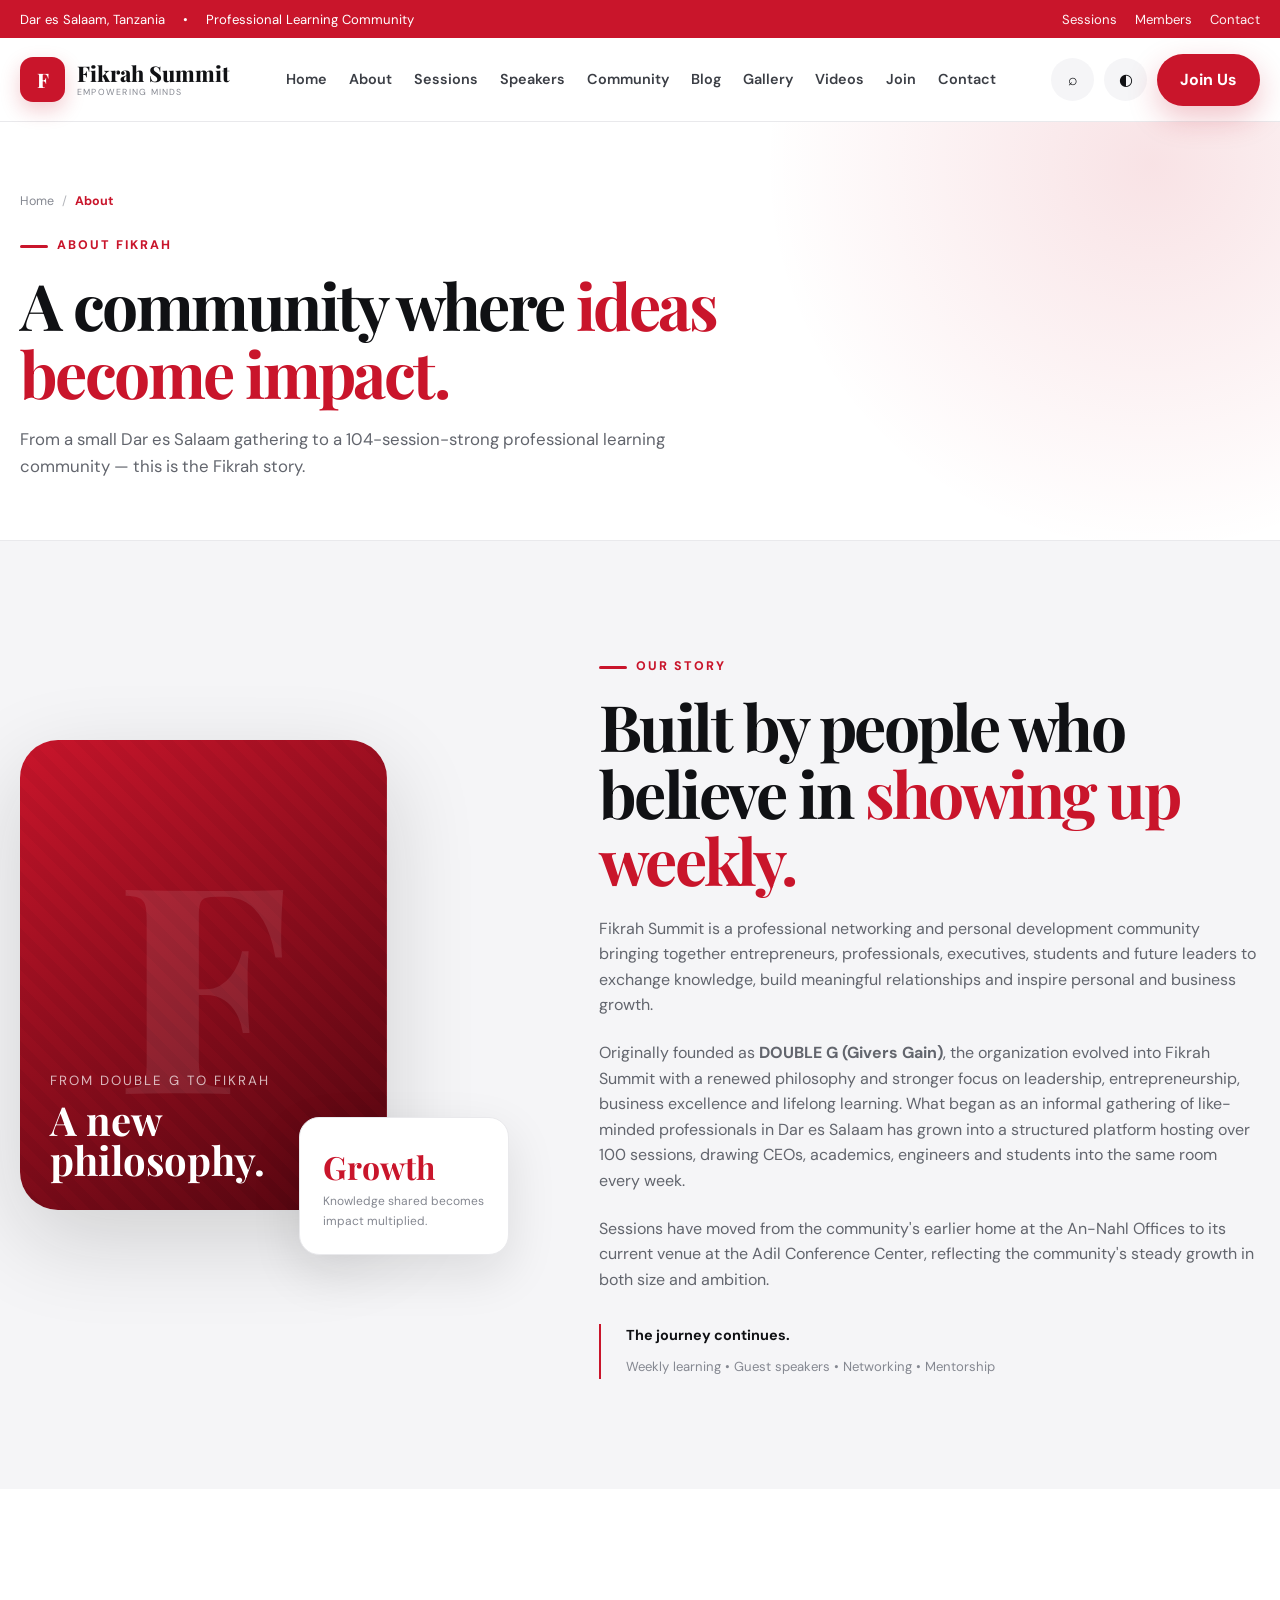
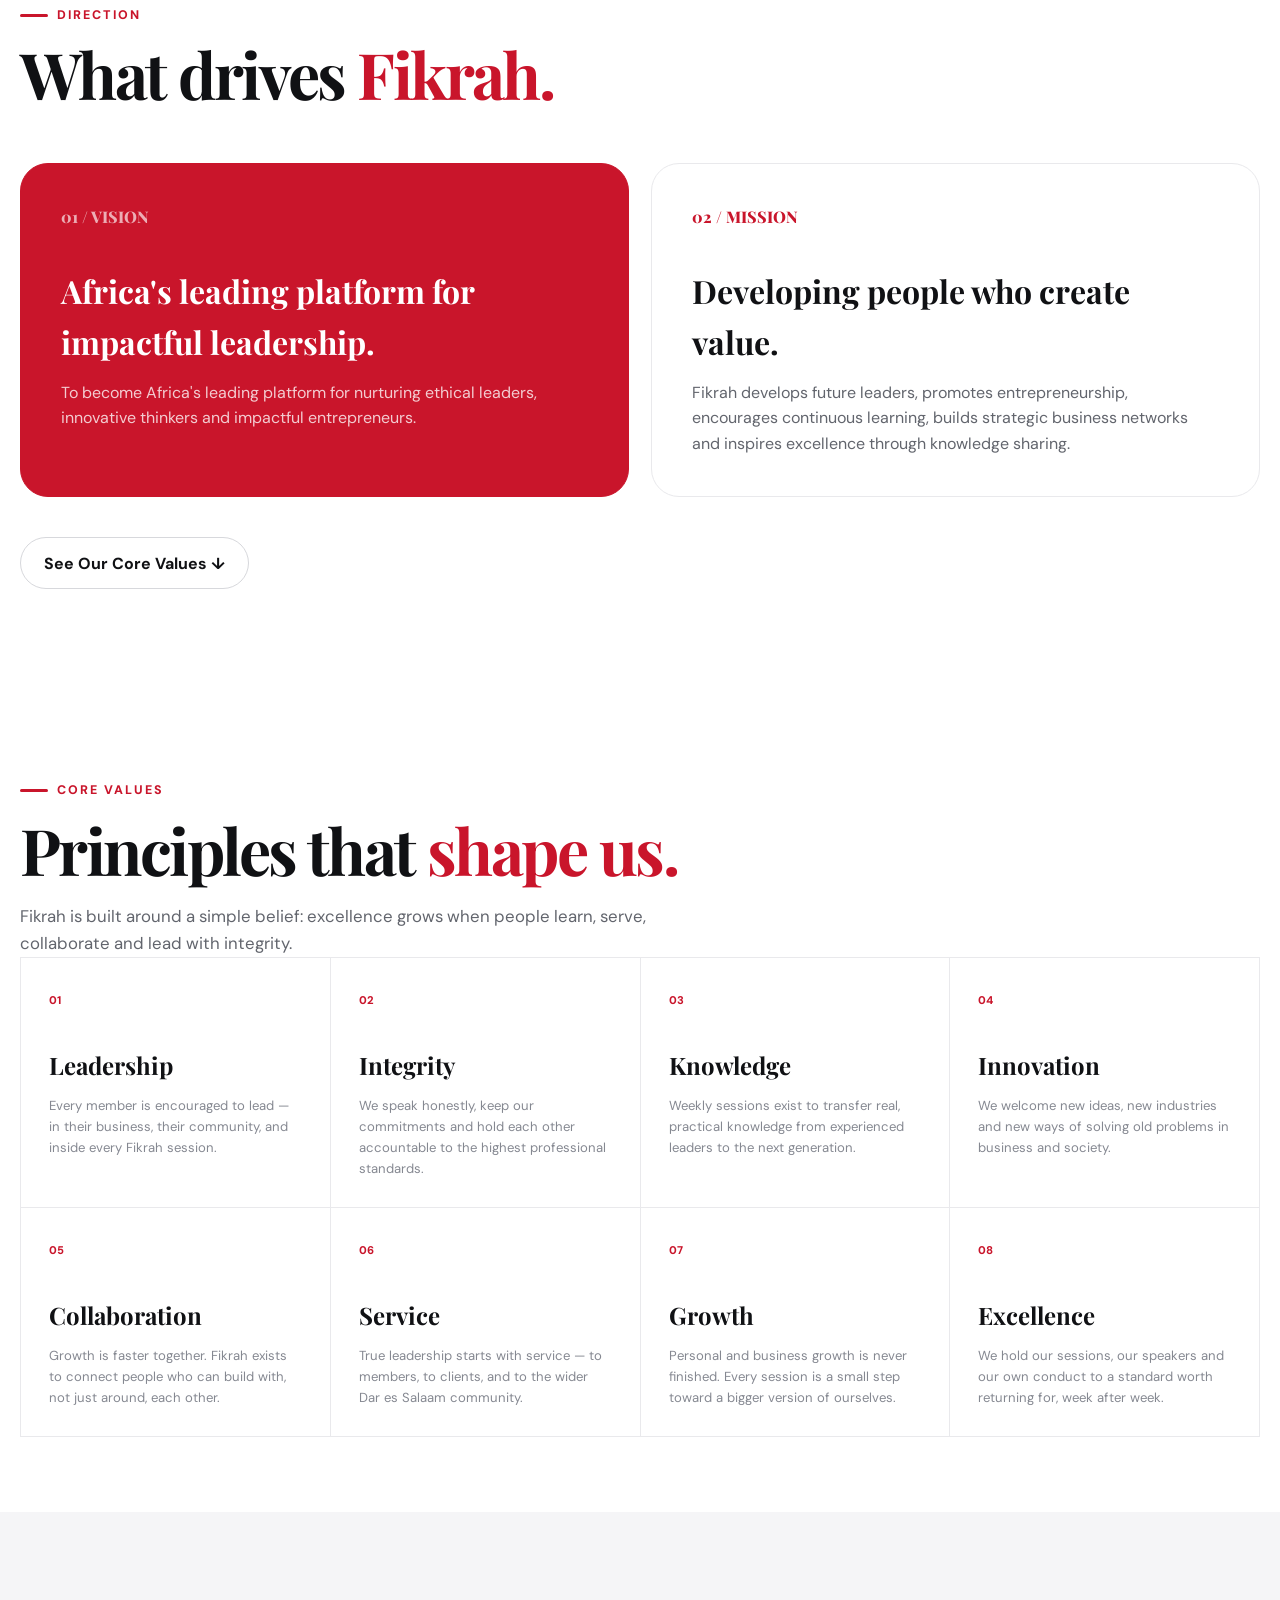
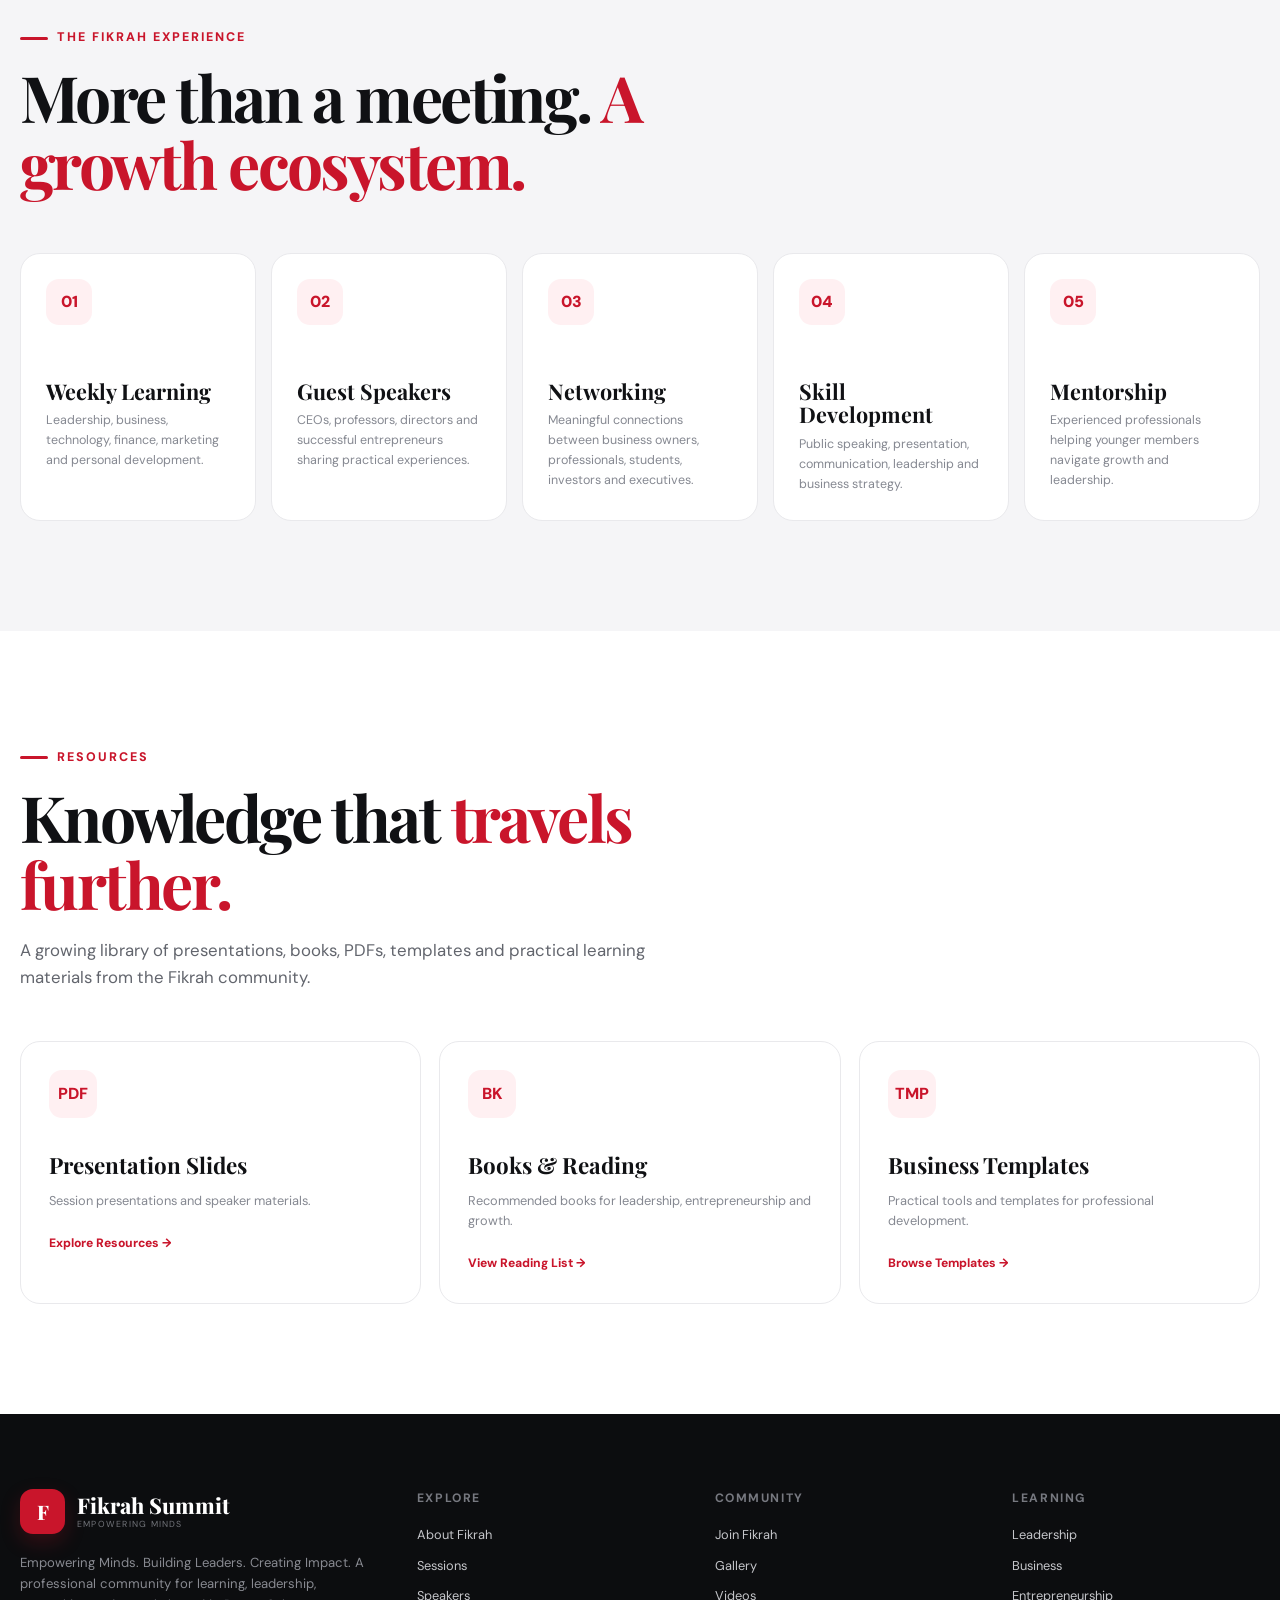
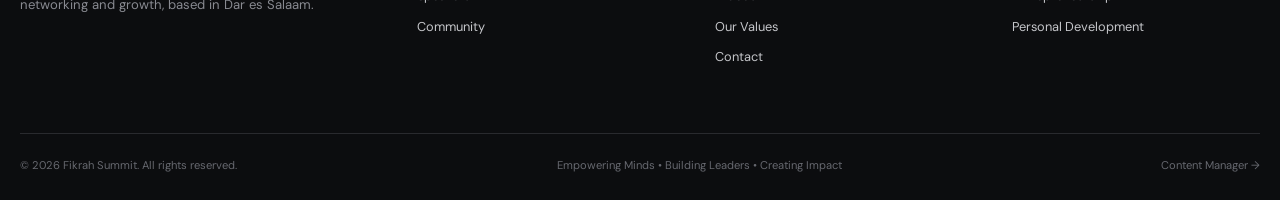
<file: pages/about.html>
<!DOCTYPE html>
<html lang="en">
<head>
  <meta charset="UTF-8" />
  <meta name="viewport" content="width=device-width, initial-scale=1.0" />

  <title>About Fikrah Summit | Our Story, Vision &amp; Mission</title>

  <meta name="description" content="Learn how Fikrah Summit grew from DOUBLE G into a 104-session professional learning community in Dar es Salaam, and the vision and mission that drive it." />

  <meta name="theme-color" content="#c9152b" />

  <link rel="preconnect" href="https://fonts.googleapis.com">
  <link rel="preconnect" href="https://fonts.gstatic.com" crossorigin>

  <link
    href="https://fonts.googleapis.com/css2?family=DM+Sans:wght@400;500;600;700&family=Playfair+Display:wght@600;700;800&display=swap"
    rel="stylesheet"
  />

  <link rel="stylesheet" href="../css/style.css" />
  <link rel="stylesheet" href="../css/pages.css" />
  <link rel="stylesheet" href="../css/cms.css" />
  <link rel="stylesheet" href="../css/responsive.css" />
</head>
<body>

  <div class="topbar">
    <div class="container topbar-inner">
      <div class="topbar-left">
        <span>Dar es Salaam, Tanzania</span>
        <span>•</span>
        <span>Professional Learning Community</span>
      </div>

      <div class="topbar-right">
        <a href="/sessions">Sessions</a>
        <a href="/community">Members</a>
        <a href="/contact">Contact</a>
      </div>
    </div>
  </div>
  <header class="navbar">
    <div class="container nav-inner">

      <a href="/" class="logo">
        <span class="logo-mark">F</span>

        <span class="logo-text">
          <span class="logo-name">Fikrah Summit</span>
          <span class="logo-subtitle">Empowering Minds</span>
        </span>
      </a>

      <nav class="nav-links" id="navLinks">
        <a href="/">Home</a>
        <a href="/about" class="active">About</a>
        <a href="/sessions">Sessions</a>
        <a href="/speakers">Speakers</a>
        <a href="/community">Community</a>
        <a href="/blog">Blog</a>
        <a href="/gallery">Gallery</a>
        <a href="/videos">Videos</a>
        <a href="/join">Join</a>
        <a href="/contact">Contact</a>
      </nav>

      <div class="nav-actions">
        <button class="icon-btn" id="searchBtn" aria-label="Search" title="Search">⌕</button>
        <button class="icon-btn" id="themeBtn" aria-label="Toggle dark mode" title="Toggle dark mode">◐</button>

        <a href="/join" class="btn btn-primary">Join Us</a>

        <button class="icon-btn mobile-toggle" id="mobileToggle" aria-label="Open menu">☰</button>
      </div>

    </div>
  </header>

  <main>

    <section class="page-header">
      <div class="container">
        <div class="breadcrumb"><a href="/">Home</a><span>/</span><strong>About</strong></div>
        <span class="section-label">About Fikrah</span>
        <h1 class="section-title">A community where <span>ideas become impact.</span></h1>
        <p class="section-description">
          From a small Dar es Salaam gathering to a 104-session-strong
          professional learning community — this is the Fikrah story.
        </p>
      </div>
    </section>

    <section class="section about">
      <div class="container about-grid">

        <div class="about-visual reveal">
          <div class="about-image">
            <div class="about-image-text">
              <small>From Double G to Fikrah</small>
              <strong>A new philosophy.</strong>
            </div>
          </div>
          <div class="about-badge">
            <strong>Growth</strong>
            <span>Knowledge shared becomes impact multiplied.</span>
          </div>
        </div>

        <div class="about-copy reveal">
          <span class="section-label">Our Story</span>
          <h2 class="section-title">Built by people who believe in <span>showing up weekly.</span></h2>

          <p>
            Fikrah Summit is a professional networking and personal
            development community bringing together entrepreneurs,
            professionals, executives, students and future leaders
            to exchange knowledge, build meaningful relationships
            and inspire personal and business growth.
          </p>

          <p>
            Originally founded as <strong>DOUBLE G (Givers Gain)</strong>,
            the organization evolved into Fikrah Summit with a renewed
            philosophy and stronger focus on leadership, entrepreneurship,
            business excellence and lifelong learning. What began as an
            informal gathering of like-minded professionals in Dar es
            Salaam has grown into a structured platform hosting over
            100 sessions, drawing CEOs, academics, engineers and
            students into the same room every week.
          </p>

          <p>
            Sessions have moved from the community's earlier home at the
            An-Nahl Offices to its current venue at the Adil Conference
            Center, reflecting the community's steady growth in both
            size and ambition.
          </p>

          <div class="history-line">
            <strong>The journey continues.</strong>
            <span>Weekly learning • Guest speakers • Networking • Mentorship</span>
          </div>
        </div>

      </div>
    </section>

    <section class="section">
      <div class="container">

        <span class="section-label">Direction</span>
        <h2 class="section-title">What drives <span>Fikrah.</span></h2>

        <div class="mission-grid">

          <article class="mission-card red-card reveal">
            <span class="card-number">01 / VISION</span>
            <h3>Africa's leading platform for impactful leadership.</h3>
            <p>
              To become Africa's leading platform for nurturing
              ethical leaders, innovative thinkers and impactful
              entrepreneurs.
            </p>
          </article>

          <article class="mission-card reveal">
            <span class="card-number">02 / MISSION</span>
            <h3>Developing people who create value.</h3>
            <p>
              Fikrah develops future leaders, promotes entrepreneurship,
              encourages continuous learning, builds strategic business
              networks and inspires excellence through knowledge sharing.
            </p>
          </article>

        </div>

        <div class="hero-actions" style="margin-top: 40px;">
          <a href="#values" class="btn btn-secondary">See Our Core Values ↓</a>
        </div>

      </div>
    </section>

    <section class="section-sm" id="values">
      <div class="container">

        <span class="section-label">Core Values</span>
        <h2 class="section-title">Principles that <span>shape us.</span></h2>
        <p class="section-description">
          Fikrah is built around a simple belief: excellence grows
          when people learn, serve, collaborate and lead with integrity.
        </p>

        <div class="values-grid">
          <div class="value reveal">
            <span class="value-number">01</span>
            <h3>Leadership</h3>
            <p>Every member is encouraged to lead — in their business, their community, and inside every Fikrah session.</p>
          </div>

          <div class="value reveal">
            <span class="value-number">02</span>
            <h3>Integrity</h3>
            <p>We speak honestly, keep our commitments and hold each other accountable to the highest professional standards.</p>
          </div>

          <div class="value reveal">
            <span class="value-number">03</span>
            <h3>Knowledge</h3>
            <p>Weekly sessions exist to transfer real, practical knowledge from experienced leaders to the next generation.</p>
          </div>

          <div class="value reveal">
            <span class="value-number">04</span>
            <h3>Innovation</h3>
            <p>We welcome new ideas, new industries and new ways of solving old problems in business and society.</p>
          </div>

          <div class="value reveal">
            <span class="value-number">05</span>
            <h3>Collaboration</h3>
            <p>Growth is faster together. Fikrah exists to connect people who can build with, not just around, each other.</p>
          </div>

          <div class="value reveal">
            <span class="value-number">06</span>
            <h3>Service</h3>
            <p>True leadership starts with service — to members, to clients, and to the wider Dar es Salaam community.</p>
          </div>

          <div class="value reveal">
            <span class="value-number">07</span>
            <h3>Growth</h3>
            <p>Personal and business growth is never finished. Every session is a small step toward a bigger version of ourselves.</p>
          </div>

          <div class="value reveal">
            <span class="value-number">08</span>
            <h3>Excellence</h3>
            <p>We hold our sessions, our speakers and our own conduct to a standard worth returning for, week after week.</p>
          </div>
        </div>

      </div>
    </section>

    <section class="section what-we-do">
      <div class="container">

        <span class="section-label">The Fikrah Experience</span>
        <h2 class="section-title">More than a meeting. <span>A growth ecosystem.</span></h2>

        <div class="services-grid">

          <article class="service reveal">
            <div class="service-icon">01</div>
            <h3>Weekly Learning</h3>
            <p>Leadership, business, technology, finance, marketing and personal development.</p>
          </article>

          <article class="service reveal">
            <div class="service-icon">02</div>
            <h3>Guest Speakers</h3>
            <p>CEOs, professors, directors and successful entrepreneurs sharing practical experiences.</p>
          </article>

          <article class="service reveal">
            <div class="service-icon">03</div>
            <h3>Networking</h3>
            <p>Meaningful connections between business owners, professionals, students, investors and executives.</p>
          </article>

          <article class="service reveal">
            <div class="service-icon">04</div>
            <h3>Skill Development</h3>
            <p>Public speaking, presentation, communication, leadership and business strategy.</p>
          </article>

          <article class="service reveal">
            <div class="service-icon">05</div>
            <h3>Mentorship</h3>
            <p>Experienced professionals helping younger members navigate growth and leadership.</p>
          </article>

        </div>

      </div>
    </section>

    <section class="section">
      <div class="container">

        <span class="section-label">Resources</span>
        <h2 class="section-title">Knowledge that <span>travels further.</span></h2>
        <p class="section-description">
          A growing library of presentations, books, PDFs, templates
          and practical learning materials from the Fikrah community.
        </p>

        <div class="resources-grid">

          <article class="resource reveal">
            <div class="resource-icon">PDF</div>
            <h3>Presentation Slides</h3>
            <p>Session presentations and speaker materials.</p>
            <a href="#" class="resource-link">Explore Resources →</a>
          </article>

          <article class="resource reveal">
            <div class="resource-icon">BK</div>
            <h3>Books &amp; Reading</h3>
            <p>Recommended books for leadership, entrepreneurship and growth.</p>
            <a href="#" class="resource-link">View Reading List →</a>
          </article>

          <article class="resource reveal">
            <div class="resource-icon">TMP</div>
            <h3>Business Templates</h3>
            <p>Practical tools and templates for professional development.</p>
            <a href="#" class="resource-link">Browse Templates →</a>
          </article>

        </div>

      </div>
    </section>

  </main>

  <footer>
    <div class="container">

      <div class="footer-grid">

        <div class="footer-brand">
          <a href="/" class="logo footer-logo">
            <span class="logo-mark">F</span>
            <span class="logo-text">
              <span class="logo-name">Fikrah Summit</span>
              <span class="logo-subtitle">Empowering Minds</span>
            </span>
          </a>

          <p>
            Empowering Minds. Building Leaders. Creating Impact.
            A professional community for learning, leadership,
            networking and growth, based in Dar es Salaam.
          </p>
        </div>

        <div class="footer-column">
          <h4>Explore</h4>
          <a href="/about">About Fikrah</a>
          <a href="/sessions">Sessions</a>
          <a href="/speakers">Speakers</a>
          <a href="/community">Community</a>
        </div>

        <div class="footer-column">
          <h4>Community</h4>
          <a href="/join">Join Fikrah</a>
          <a href="/gallery">Gallery</a>
          <a href="/videos">Videos</a>
          <a href="/about#values">Our Values</a>
          <a href="/contact">Contact</a>
        </div>

        <div class="footer-column">
          <h4>Learning</h4>
          <a href="/sessions">Leadership</a>
          <a href="/sessions">Business</a>
          <a href="/sessions">Entrepreneurship</a>
          <a href="/sessions">Personal Development</a>
        </div>

      </div>

      <div class="footer-bottom">
        <span>© <span id="year"></span> Fikrah Summit. All rights reserved.</span>
        <span>Empowering Minds • Building Leaders • Creating Impact</span>
        <a href="/admin" style="color:#66686f;">Content Manager →</a>
      </div>

    </div>
  </footer>

  <div class="search-overlay" id="searchOverlay" aria-hidden="true">
    <div class="search-box">
      <input id="globalSearch" type="search" placeholder="Search Fikrah Summit..." autocomplete="off" />
      <button class="search-close" id="searchClose" aria-label="Close search">×</button>
    </div>
  </div>

  <div class="modal" id="registrationModal" aria-hidden="true">
    <div class="modal-card">

      <div class="modal-head">
        <div>
          <span class="section-label">Session Registration</span>
          <h3>Register your interest.</h3>
        </div>
        <button class="close-modal" id="closeRegistration" aria-label="Close">×</button>
      </div>

      <form id="registrationForm">

        <div class="form-group">
          <label for="regName">Full Name</label>
          <input class="form-control" id="regName" type="text" required placeholder="Your full name" />
        </div>

        <div class="form-group">
          <label for="regEmail">Email Address</label>
          <input class="form-control" id="regEmail" type="email" required placeholder="you@example.com" />
        </div>

        <div class="form-group">
          <label for="regProfession">Profession / Role</label>
          <input class="form-control" id="regProfession" type="text" placeholder="Entrepreneur, student, executive..." required />
        </div>

        <div class="form-group">
          <label for="regReason">Why would you like to attend?</label>
          <textarea class="form-control" id="regReason" placeholder="Tell us briefly..."></textarea>
        </div>

        <button type="submit" class="btn btn-primary">Submit Registration →</button>

      </form>

    </div>
  </div>

  <div class="toast" id="toast"></div>

  <script src="../js/app.js"></script>
  <script src="../js/navigation.js"></script>
  <script src="../js/forms.js"></script>

</body>
</html>
</file>
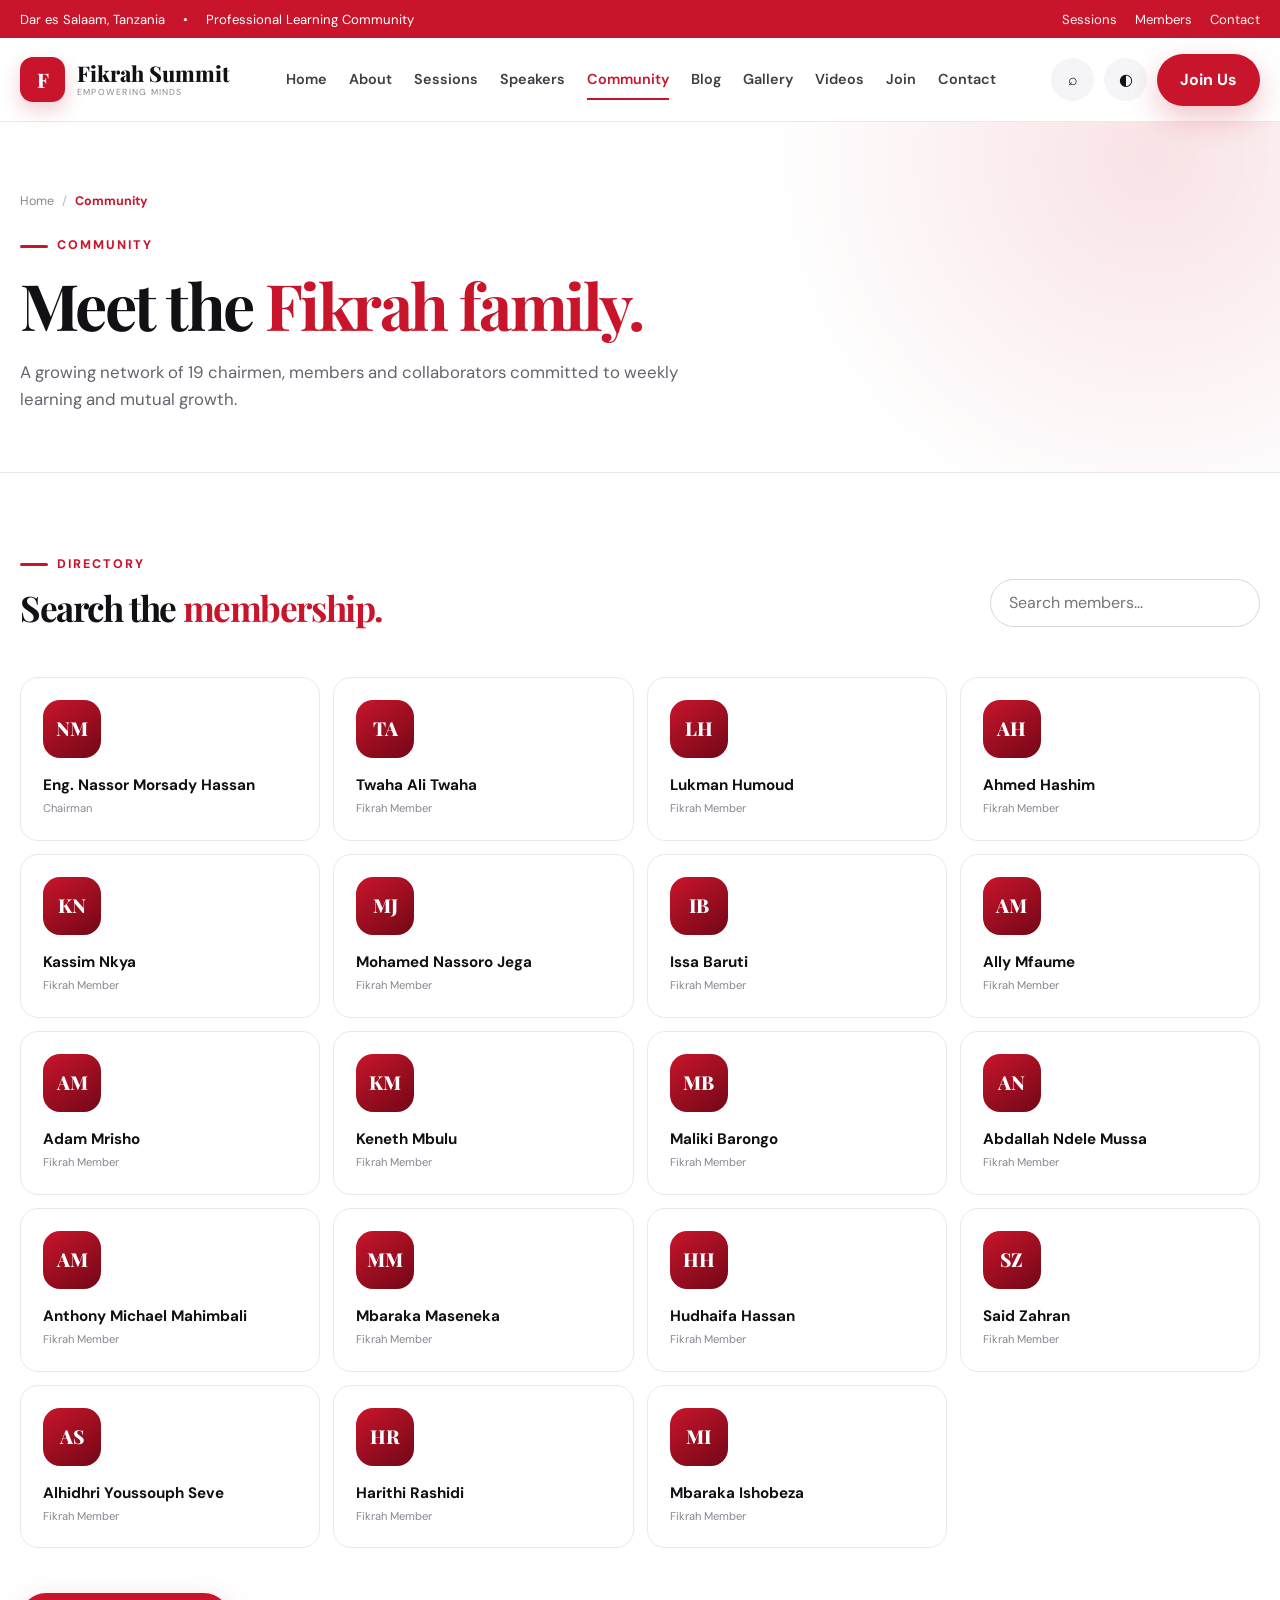
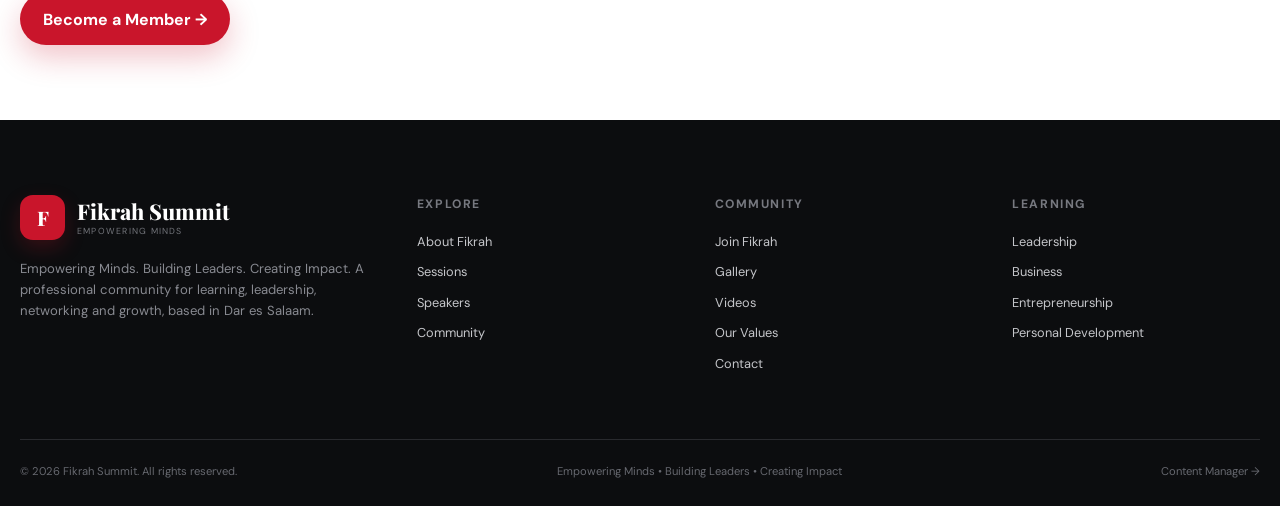
<file: pages/community.html>
<!DOCTYPE html>
<html lang="en">
<head>
  <meta charset="UTF-8" />
  <meta name="viewport" content="width=device-width, initial-scale=1.0" />

  <title>Community | Fikrah Summit</title>

  <meta name="description" content="Meet the Fikrah Summit community — chairman, members and collaborators driving weekly learning sessions in Dar es Salaam." />

  <meta name="theme-color" content="#c9152b" />

  <link rel="preconnect" href="https://fonts.googleapis.com">
  <link rel="preconnect" href="https://fonts.gstatic.com" crossorigin>

  <link
    href="https://fonts.googleapis.com/css2?family=DM+Sans:wght@400;500;600;700&family=Playfair+Display:wght@600;700;800&display=swap"
    rel="stylesheet"
  />

  <link rel="stylesheet" href="../css/style.css" />
  <link rel="stylesheet" href="../css/pages.css" />
  <link rel="stylesheet" href="../css/cms.css" />
  <link rel="stylesheet" href="../css/responsive.css" />
</head>
<body>

  <div class="topbar">
    <div class="container topbar-inner">
      <div class="topbar-left">
        <span>Dar es Salaam, Tanzania</span>
        <span>•</span>
        <span>Professional Learning Community</span>
      </div>

      <div class="topbar-right">
        <a href="/sessions">Sessions</a>
        <a href="/community">Members</a>
        <a href="/contact">Contact</a>
      </div>
    </div>
  </div>
  <header class="navbar">
    <div class="container nav-inner">

      <a href="/" class="logo">
        <span class="logo-mark">F</span>

        <span class="logo-text">
          <span class="logo-name">Fikrah Summit</span>
          <span class="logo-subtitle">Empowering Minds</span>
        </span>
      </a>

      <nav class="nav-links" id="navLinks">
        <a href="/">Home</a>
        <a href="/about">About</a>
        <a href="/sessions">Sessions</a>
        <a href="/speakers">Speakers</a>
        <a href="/community" class="active">Community</a>
        <a href="/blog">Blog</a>
        <a href="/gallery">Gallery</a>
        <a href="/videos">Videos</a>
        <a href="/join">Join</a>
        <a href="/contact">Contact</a>
      </nav>

      <div class="nav-actions">
        <button class="icon-btn" id="searchBtn" aria-label="Search" title="Search">⌕</button>
        <button class="icon-btn" id="themeBtn" aria-label="Toggle dark mode" title="Toggle dark mode">◐</button>

        <a href="/join" class="btn btn-primary">Join Us</a>

        <button class="icon-btn mobile-toggle" id="mobileToggle" aria-label="Open menu">☰</button>
      </div>

    </div>
  </header>

  <main id="members">

    <section class="page-header">
      <div class="container">
        <div class="breadcrumb"><a href="/">Home</a><span>/</span><strong>Community</strong></div>
        <span class="section-label">Community</span>
        <h1 class="section-title">Meet the <span>Fikrah family.</span></h1>
        <p class="section-description">
          A growing network of 19 chairmen, members and
          collaborators committed to weekly learning and mutual growth.
        </p>
      </div>
    </section>

    <section class="section-sm">
      <div class="container">

        <div class="member-header">
          <div>
            <span class="section-label">Directory</span>
            <h2 class="section-title" style="font-size: 2.2rem;">Search the <span>membership.</span></h2>
          </div>

          <input type="search" id="memberSearch" class="member-search" placeholder="Search members..." aria-label="Search members" />
        </div>

        <div class="members-grid" id="membersGrid">
          <article class="member reveal">
            <div class="member-avatar">NM</div>
            <h3>Eng. Nassor Morsady Hassan</h3>
            <p>Chairman</p>
          </article>

          <article class="member reveal">
            <div class="member-avatar">TA</div>
            <h3>Twaha Ali Twaha</h3>
            <p>Fikrah Member</p>
          </article>

          <article class="member reveal">
            <div class="member-avatar">LH</div>
            <h3>Lukman Humoud</h3>
            <p>Fikrah Member</p>
          </article>

          <article class="member reveal">
            <div class="member-avatar">AH</div>
            <h3>Ahmed Hashim</h3>
            <p>Fikrah Member</p>
          </article>

          <article class="member reveal">
            <div class="member-avatar">KN</div>
            <h3>Kassim Nkya</h3>
            <p>Fikrah Member</p>
          </article>

          <article class="member reveal">
            <div class="member-avatar">MJ</div>
            <h3>Mohamed Nassoro Jega</h3>
            <p>Fikrah Member</p>
          </article>

          <article class="member reveal">
            <div class="member-avatar">IB</div>
            <h3>Issa Baruti</h3>
            <p>Fikrah Member</p>
          </article>

          <article class="member reveal">
            <div class="member-avatar">AM</div>
            <h3>Ally Mfaume</h3>
            <p>Fikrah Member</p>
          </article>

          <article class="member reveal">
            <div class="member-avatar">AM</div>
            <h3>Adam Mrisho</h3>
            <p>Fikrah Member</p>
          </article>

          <article class="member reveal">
            <div class="member-avatar">KM</div>
            <h3>Keneth Mbulu</h3>
            <p>Fikrah Member</p>
          </article>

          <article class="member reveal">
            <div class="member-avatar">MB</div>
            <h3>Maliki Barongo</h3>
            <p>Fikrah Member</p>
          </article>

          <article class="member reveal">
            <div class="member-avatar">AN</div>
            <h3>Abdallah Ndele Mussa</h3>
            <p>Fikrah Member</p>
          </article>

          <article class="member reveal">
            <div class="member-avatar">AM</div>
            <h3>Anthony Michael Mahimbali</h3>
            <p>Fikrah Member</p>
          </article>

          <article class="member reveal">
            <div class="member-avatar">MM</div>
            <h3>Mbaraka Maseneka</h3>
            <p>Fikrah Member</p>
          </article>

          <article class="member reveal">
            <div class="member-avatar">HH</div>
            <h3>Hudhaifa Hassan</h3>
            <p>Fikrah Member</p>
          </article>

          <article class="member reveal">
            <div class="member-avatar">SZ</div>
            <h3>Said Zahran</h3>
            <p>Fikrah Member</p>
          </article>

          <article class="member reveal">
            <div class="member-avatar">AS</div>
            <h3>Alhidhri Youssouph Seve</h3>
            <p>Fikrah Member</p>
          </article>

          <article class="member reveal">
            <div class="member-avatar">HR</div>
            <h3>Harithi Rashidi</h3>
            <p>Fikrah Member</p>
          </article>

          <article class="member reveal">
            <div class="member-avatar">MI</div>
            <h3>Mbaraka Ishobeza</h3>
            <p>Fikrah Member</p>
          </article>
          <div class="member-empty" id="memberEmpty">No members match your search.</div>
        </div>

        <div class="hero-actions" style="margin-top: 45px;">
          <a href="/join" class="btn btn-primary">Become a Member →</a>
        </div>

      </div>
    </section>

  </main>

  <footer>
    <div class="container">

      <div class="footer-grid">

        <div class="footer-brand">
          <a href="/" class="logo footer-logo">
            <span class="logo-mark">F</span>
            <span class="logo-text">
              <span class="logo-name">Fikrah Summit</span>
              <span class="logo-subtitle">Empowering Minds</span>
            </span>
          </a>

          <p>
            Empowering Minds. Building Leaders. Creating Impact.
            A professional community for learning, leadership,
            networking and growth, based in Dar es Salaam.
          </p>
        </div>

        <div class="footer-column">
          <h4>Explore</h4>
          <a href="/about">About Fikrah</a>
          <a href="/sessions">Sessions</a>
          <a href="/speakers">Speakers</a>
          <a href="/community">Community</a>
        </div>

        <div class="footer-column">
          <h4>Community</h4>
          <a href="/join">Join Fikrah</a>
          <a href="/gallery">Gallery</a>
          <a href="/videos">Videos</a>
          <a href="/about#values">Our Values</a>
          <a href="/contact">Contact</a>
        </div>

        <div class="footer-column">
          <h4>Learning</h4>
          <a href="/sessions">Leadership</a>
          <a href="/sessions">Business</a>
          <a href="/sessions">Entrepreneurship</a>
          <a href="/sessions">Personal Development</a>
        </div>

      </div>

      <div class="footer-bottom">
        <span>© <span id="year"></span> Fikrah Summit. All rights reserved.</span>
        <span>Empowering Minds • Building Leaders • Creating Impact</span>
        <a href="/admin" style="color:#66686f;">Content Manager →</a>
      </div>

    </div>
  </footer>

  <div class="search-overlay" id="searchOverlay" aria-hidden="true">
    <div class="search-box">
      <input id="globalSearch" type="search" placeholder="Search Fikrah Summit..." autocomplete="off" />
      <button class="search-close" id="searchClose" aria-label="Close search">×</button>
    </div>
  </div>

  <div class="modal" id="registrationModal" aria-hidden="true">
    <div class="modal-card">

      <div class="modal-head">
        <div>
          <span class="section-label">Session Registration</span>
          <h3>Register your interest.</h3>
        </div>
        <button class="close-modal" id="closeRegistration" aria-label="Close">×</button>
      </div>

      <form id="registrationForm">

        <div class="form-group">
          <label for="regName">Full Name</label>
          <input class="form-control" id="regName" type="text" required placeholder="Your full name" />
        </div>

        <div class="form-group">
          <label for="regEmail">Email Address</label>
          <input class="form-control" id="regEmail" type="email" required placeholder="you@example.com" />
        </div>

        <div class="form-group">
          <label for="regProfession">Profession / Role</label>
          <input class="form-control" id="regProfession" type="text" placeholder="Entrepreneur, student, executive..." required />
        </div>

        <div class="form-group">
          <label for="regReason">Why would you like to attend?</label>
          <textarea class="form-control" id="regReason" placeholder="Tell us briefly..."></textarea>
        </div>

        <button type="submit" class="btn btn-primary">Submit Registration →</button>

      </form>

    </div>
  </div>

  <div class="toast" id="toast"></div>

  <script src="../js/app.js"></script>
  <script src="../js/navigation.js"></script>
  <script src="../js/community.js"></script>

</body>
</html>
</file>
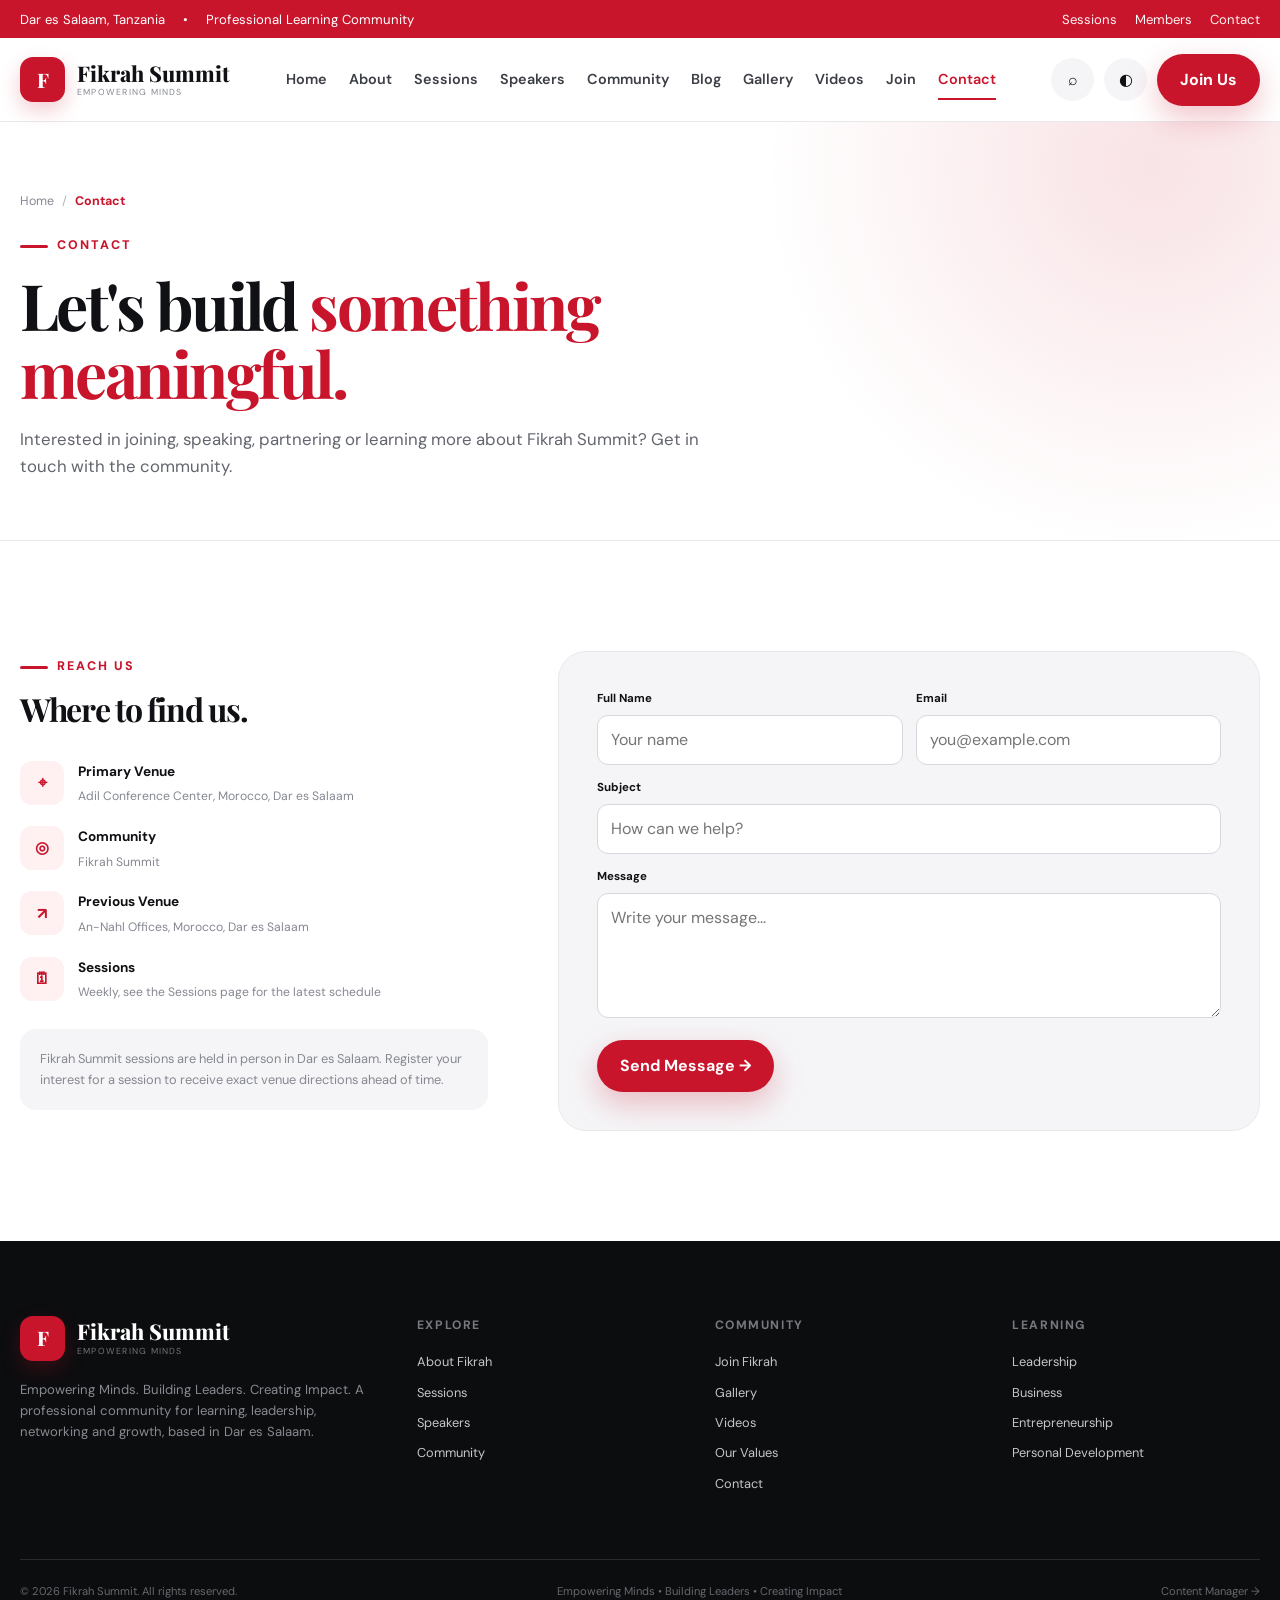
<file: pages/contact.html>
<!DOCTYPE html>
<html lang="en">
<head>
  <meta charset="UTF-8" />
  <meta name="viewport" content="width=device-width, initial-scale=1.0" />

  <title>Contact | Fikrah Summit</title>

  <meta name="description" content="Get in touch with Fikrah Summit — a professional networking and personal development community in Dar es Salaam." />

  <meta name="theme-color" content="#c9152b" />

  <link rel="preconnect" href="https://fonts.googleapis.com">
  <link rel="preconnect" href="https://fonts.gstatic.com" crossorigin>

  <link
    href="https://fonts.googleapis.com/css2?family=DM+Sans:wght@400;500;600;700&family=Playfair+Display:wght@600;700;800&display=swap"
    rel="stylesheet"
  />

  <link rel="stylesheet" href="../css/style.css" />
  <link rel="stylesheet" href="../css/pages.css" />
  <link rel="stylesheet" href="../css/cms.css" />
  <link rel="stylesheet" href="../css/responsive.css" />
</head>
<body>

  <div class="topbar">
    <div class="container topbar-inner">
      <div class="topbar-left">
        <span>Dar es Salaam, Tanzania</span>
        <span>•</span>
        <span>Professional Learning Community</span>
      </div>

      <div class="topbar-right">
        <a href="/sessions">Sessions</a>
        <a href="/community">Members</a>
        <a href="/contact">Contact</a>
      </div>
    </div>
  </div>
  <header class="navbar">
    <div class="container nav-inner">

      <a href="/" class="logo">
        <span class="logo-mark">F</span>

        <span class="logo-text">
          <span class="logo-name">Fikrah Summit</span>
          <span class="logo-subtitle">Empowering Minds</span>
        </span>
      </a>

      <nav class="nav-links" id="navLinks">
        <a href="/">Home</a>
        <a href="/about">About</a>
        <a href="/sessions">Sessions</a>
        <a href="/speakers">Speakers</a>
        <a href="/community">Community</a>
        <a href="/blog">Blog</a>
        <a href="/gallery">Gallery</a>
        <a href="/videos">Videos</a>
        <a href="/join">Join</a>
        <a href="/contact" class="active">Contact</a>
      </nav>

      <div class="nav-actions">
        <button class="icon-btn" id="searchBtn" aria-label="Search" title="Search">⌕</button>
        <button class="icon-btn" id="themeBtn" aria-label="Toggle dark mode" title="Toggle dark mode">◐</button>

        <a href="/join" class="btn btn-primary">Join Us</a>

        <button class="icon-btn mobile-toggle" id="mobileToggle" aria-label="Open menu">☰</button>
      </div>

    </div>
  </header>

  <main id="contact">

    <section class="page-header">
      <div class="container">
        <div class="breadcrumb"><a href="/">Home</a><span>/</span><strong>Contact</strong></div>
        <span class="section-label">Contact</span>
        <h1 class="section-title">Let's build <span>something meaningful.</span></h1>
        <p class="section-description">
          Interested in joining, speaking, partnering or learning more
          about Fikrah Summit? Get in touch with the community.
        </p>
      </div>
    </section>

    <section class="section">
      <div class="container contact-grid">

        <div class="reveal">

          <span class="section-label">Reach Us</span>
          <h2 class="section-title" style="font-size: 2rem;">Where to find us.</h2>

          <div class="contact-details">

            <div class="contact-item">
              <div class="contact-icon">⌖</div>
              <div><strong>Primary Venue</strong><span>Adil Conference Center, Morocco, Dar es Salaam</span></div>
            </div>

            <div class="contact-item">
              <div class="contact-icon">◎</div>
              <div><strong>Community</strong><span>Fikrah Summit</span></div>
            </div>

            <div class="contact-item">
              <div class="contact-icon">↗</div>
              <div><strong>Previous Venue</strong><span>An-Nahl Offices, Morocco, Dar es Salaam</span></div>
            </div>

            <div class="contact-item">
              <div class="contact-icon">🗓</div>
              <div><strong>Sessions</strong><span>Weekly, see the Sessions page for the latest schedule</span></div>
            </div>

          </div>

          <div class="contact-map-note">
            Fikrah Summit sessions are held in person in Dar es Salaam.
            Register your interest for a session to receive exact
            venue directions ahead of time.
          </div>

        </div>

        <form class="contact-form reveal" id="contactForm">

          <div class="form-row">
            <div class="form-group">
              <label for="name">Full Name</label>
              <input class="form-control" id="name" type="text" placeholder="Your name" required />
            </div>

            <div class="form-group">
              <label for="email">Email</label>
              <input class="form-control" id="email" type="email" placeholder="you@example.com" required />
            </div>
          </div>

          <div class="form-group">
            <label for="subject">Subject</label>
            <input class="form-control" id="subject" type="text" placeholder="How can we help?" required />
          </div>

          <div class="form-group">
            <label for="message">Message</label>
            <textarea class="form-control" id="message" placeholder="Write your message..." required></textarea>
          </div>

          <button type="submit" class="btn btn-primary">Send Message →</button>

        </form>

      </div>
    </section>

  </main>

  <footer>
    <div class="container">

      <div class="footer-grid">

        <div class="footer-brand">
          <a href="/" class="logo footer-logo">
            <span class="logo-mark">F</span>
            <span class="logo-text">
              <span class="logo-name">Fikrah Summit</span>
              <span class="logo-subtitle">Empowering Minds</span>
            </span>
          </a>

          <p>
            Empowering Minds. Building Leaders. Creating Impact.
            A professional community for learning, leadership,
            networking and growth, based in Dar es Salaam.
          </p>
        </div>

        <div class="footer-column">
          <h4>Explore</h4>
          <a href="/about">About Fikrah</a>
          <a href="/sessions">Sessions</a>
          <a href="/speakers">Speakers</a>
          <a href="/community">Community</a>
        </div>

        <div class="footer-column">
          <h4>Community</h4>
          <a href="/join">Join Fikrah</a>
          <a href="/gallery">Gallery</a>
          <a href="/videos">Videos</a>
          <a href="/about#values">Our Values</a>
          <a href="/contact">Contact</a>
        </div>

        <div class="footer-column">
          <h4>Learning</h4>
          <a href="/sessions">Leadership</a>
          <a href="/sessions">Business</a>
          <a href="/sessions">Entrepreneurship</a>
          <a href="/sessions">Personal Development</a>
        </div>

      </div>

      <div class="footer-bottom">
        <span>© <span id="year"></span> Fikrah Summit. All rights reserved.</span>
        <span>Empowering Minds • Building Leaders • Creating Impact</span>
        <a href="/admin" style="color:#66686f;">Content Manager →</a>
      </div>

    </div>
  </footer>

  <div class="search-overlay" id="searchOverlay" aria-hidden="true">
    <div class="search-box">
      <input id="globalSearch" type="search" placeholder="Search Fikrah Summit..." autocomplete="off" />
      <button class="search-close" id="searchClose" aria-label="Close search">×</button>
    </div>
  </div>

  <div class="modal" id="registrationModal" aria-hidden="true">
    <div class="modal-card">

      <div class="modal-head">
        <div>
          <span class="section-label">Session Registration</span>
          <h3>Register your interest.</h3>
        </div>
        <button class="close-modal" id="closeRegistration" aria-label="Close">×</button>
      </div>

      <form id="registrationForm">

        <div class="form-group">
          <label for="regName">Full Name</label>
          <input class="form-control" id="regName" type="text" required placeholder="Your full name" />
        </div>

        <div class="form-group">
          <label for="regEmail">Email Address</label>
          <input class="form-control" id="regEmail" type="email" required placeholder="you@example.com" />
        </div>

        <div class="form-group">
          <label for="regProfession">Profession / Role</label>
          <input class="form-control" id="regProfession" type="text" placeholder="Entrepreneur, student, executive..." required />
        </div>

        <div class="form-group">
          <label for="regReason">Why would you like to attend?</label>
          <textarea class="form-control" id="regReason" placeholder="Tell us briefly..."></textarea>
        </div>

        <button type="submit" class="btn btn-primary">Submit Registration →</button>

      </form>

    </div>
  </div>

  <div class="toast" id="toast"></div>

  <script src="../js/app.js"></script>
  <script src="../js/navigation.js"></script>
  <script src="../js/forms.js"></script>

</body>
</html>
</file>
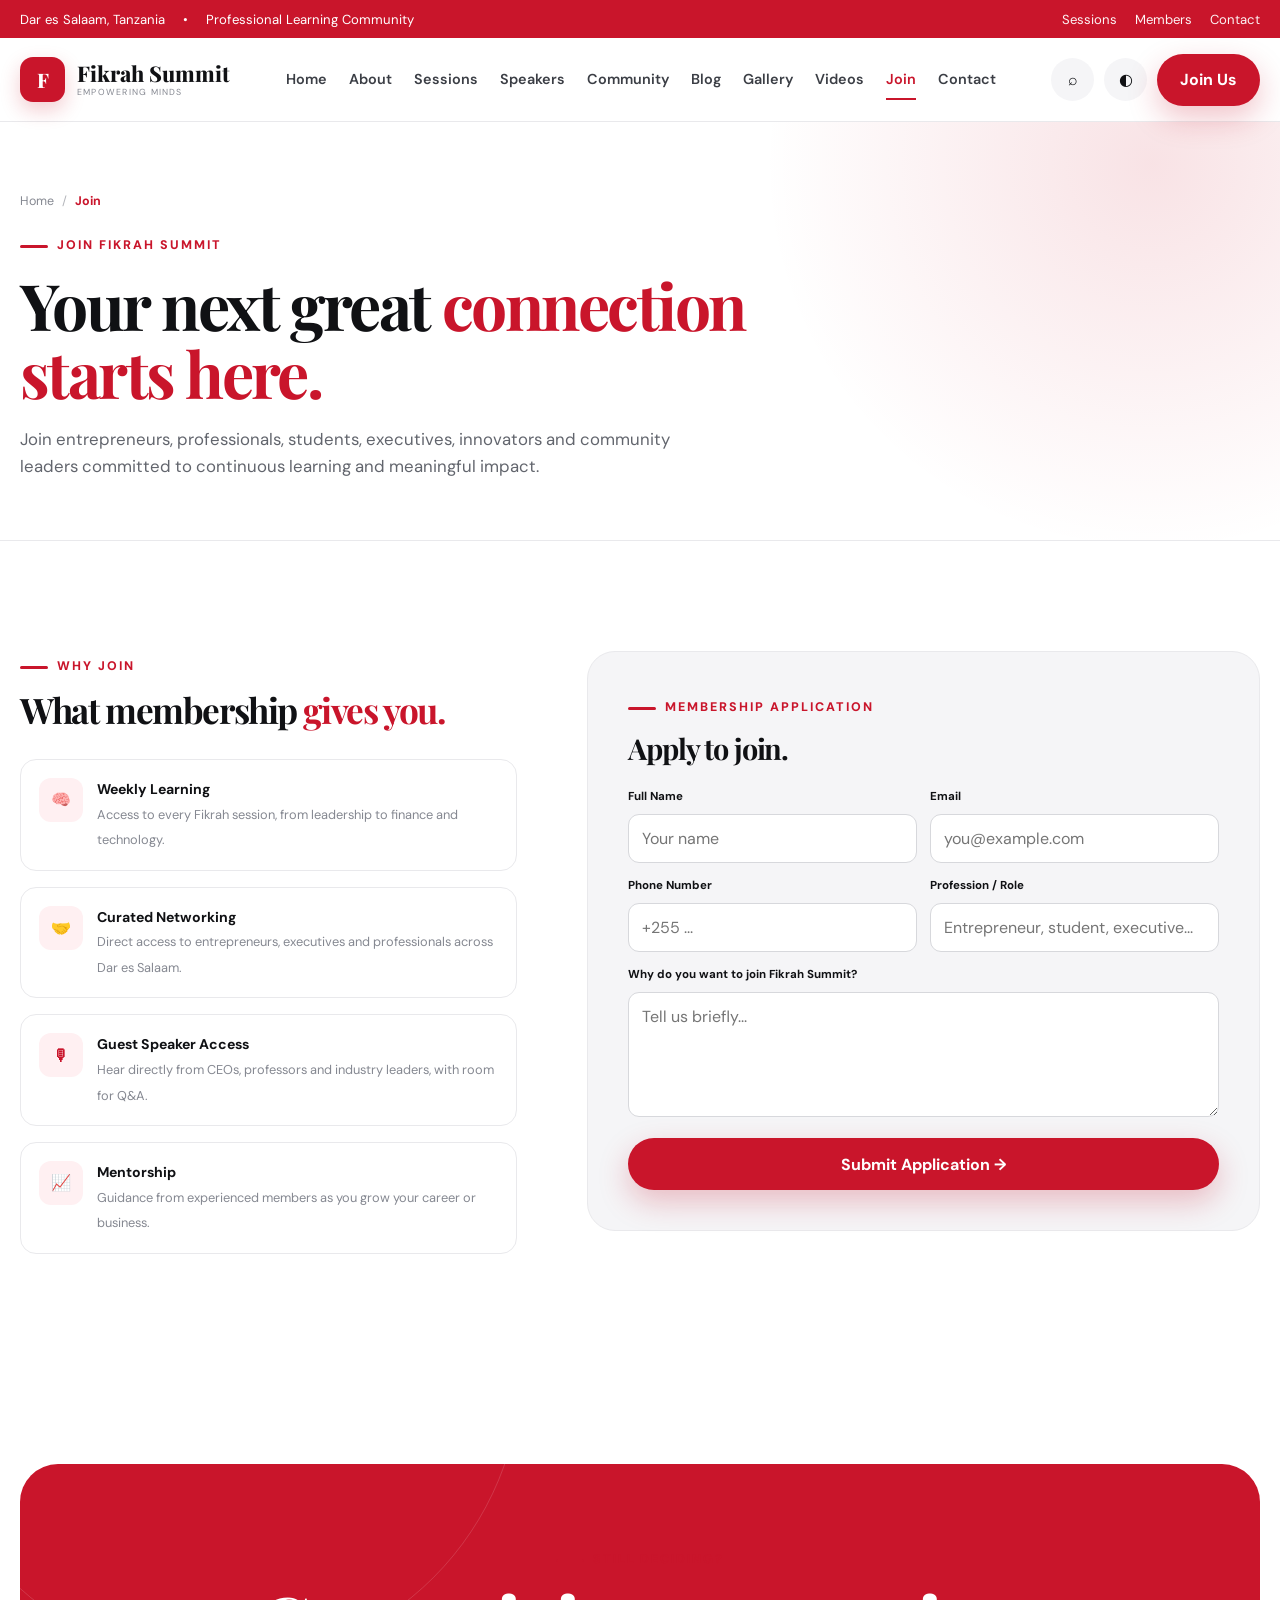
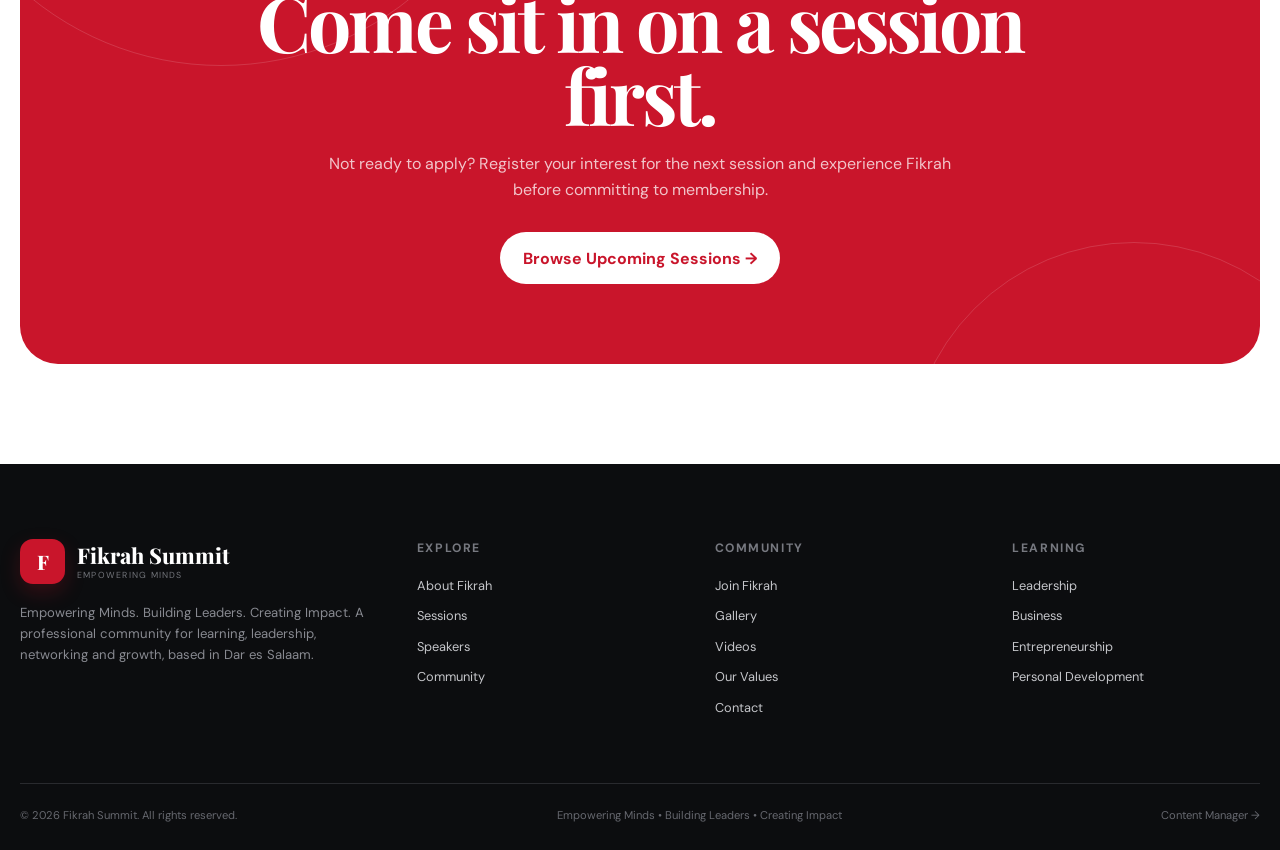
<file: pages/join.html>
<!DOCTYPE html>
<html lang="en">
<head>
  <meta charset="UTF-8" />
  <meta name="viewport" content="width=device-width, initial-scale=1.0" />

  <title>Join Fikrah Summit | Membership Application</title>

  <meta name="description" content="Apply to join Fikrah Summit — Dar es Salaam's professional networking and personal development community." />

  <meta name="theme-color" content="#c9152b" />

  <link rel="preconnect" href="https://fonts.googleapis.com">
  <link rel="preconnect" href="https://fonts.gstatic.com" crossorigin>

  <link
    href="https://fonts.googleapis.com/css2?family=DM+Sans:wght@400;500;600;700&family=Playfair+Display:wght@600;700;800&display=swap"
    rel="stylesheet"
  />

  <link rel="stylesheet" href="../css/style.css" />
  <link rel="stylesheet" href="../css/pages.css" />
  <link rel="stylesheet" href="../css/cms.css" />
  <link rel="stylesheet" href="../css/responsive.css" />
</head>
<body>

  <div class="topbar">
    <div class="container topbar-inner">
      <div class="topbar-left">
        <span>Dar es Salaam, Tanzania</span>
        <span>•</span>
        <span>Professional Learning Community</span>
      </div>

      <div class="topbar-right">
        <a href="/sessions">Sessions</a>
        <a href="/community">Members</a>
        <a href="/contact">Contact</a>
      </div>
    </div>
  </div>
  <header class="navbar">
    <div class="container nav-inner">

      <a href="/" class="logo">
        <span class="logo-mark">F</span>

        <span class="logo-text">
          <span class="logo-name">Fikrah Summit</span>
          <span class="logo-subtitle">Empowering Minds</span>
        </span>
      </a>

      <nav class="nav-links" id="navLinks">
        <a href="/">Home</a>
        <a href="/about">About</a>
        <a href="/sessions">Sessions</a>
        <a href="/speakers">Speakers</a>
        <a href="/community">Community</a>
        <a href="/blog">Blog</a>
        <a href="/gallery">Gallery</a>
        <a href="/videos">Videos</a>
        <a href="/join" class="active">Join</a>
        <a href="/contact">Contact</a>
      </nav>

      <div class="nav-actions">
        <button class="icon-btn" id="searchBtn" aria-label="Search" title="Search">⌕</button>
        <button class="icon-btn" id="themeBtn" aria-label="Toggle dark mode" title="Toggle dark mode">◐</button>

        <a href="/join" class="btn btn-primary">Join Us</a>

        <button class="icon-btn mobile-toggle" id="mobileToggle" aria-label="Open menu">☰</button>
      </div>

    </div>
  </header>

  <main id="join">

    <section class="page-header">
      <div class="container">
        <div class="breadcrumb"><a href="/">Home</a><span>/</span><strong>Join</strong></div>
        <span class="section-label">Join Fikrah Summit</span>
        <h1 class="section-title">Your next great <span>connection starts here.</span></h1>
        <p class="section-description">
          Join entrepreneurs, professionals, students, executives,
          innovators and community leaders committed to continuous
          learning and meaningful impact.
        </p>
      </div>
    </section>

    <section class="section">
      <div class="container join-page-grid">

        <div class="reveal">

          <span class="section-label">Why Join</span>
          <h2 class="section-title" style="font-size: 2.2rem;">What membership <span>gives you.</span></h2>

          <div class="join-benefits">

            <div class="join-benefit">
              <div class="contact-icon">🧠</div>
              <div><strong>Weekly Learning</strong><span>Access to every Fikrah session, from leadership to finance and technology.</span></div>
            </div>

            <div class="join-benefit">
              <div class="contact-icon">🤝</div>
              <div><strong>Curated Networking</strong><span>Direct access to entrepreneurs, executives and professionals across Dar es Salaam.</span></div>
            </div>

            <div class="join-benefit">
              <div class="contact-icon">🎙</div>
              <div><strong>Guest Speaker Access</strong><span>Hear directly from CEOs, professors and industry leaders, with room for Q&amp;A.</span></div>
            </div>

            <div class="join-benefit">
              <div class="contact-icon">📈</div>
              <div><strong>Mentorship</strong><span>Guidance from experienced members as you grow your career or business.</span></div>
            </div>

          </div>

        </div>

        <div class="join-form-card reveal">

          <span class="section-label">Membership Application</span>
          <h3 class="section-title" style="font-size: 1.8rem; margin-bottom: 25px;">Apply to join.</h3>

          <form id="joinForm">

            <div class="form-row">
              <div class="form-group">
                <label for="joinName">Full Name</label>
                <input class="form-control" id="joinName" type="text" placeholder="Your name" required />
              </div>

              <div class="form-group">
                <label for="joinEmail">Email</label>
                <input class="form-control" id="joinEmail" type="email" placeholder="you@example.com" required />
              </div>
            </div>

            <div class="form-row">
              <div class="form-group">
                <label for="joinPhone">Phone Number</label>
                <input class="form-control" id="joinPhone" type="tel" placeholder="+255 ..." required />
              </div>

              <div class="form-group">
                <label for="joinProfession">Profession / Role</label>
                <input class="form-control" id="joinProfession" type="text" placeholder="Entrepreneur, student, executive..." required />
              </div>
            </div>

            <div class="form-group">
              <label for="joinMotivation">Why do you want to join Fikrah Summit?</label>
              <textarea class="form-control" id="joinMotivation" placeholder="Tell us briefly..." required></textarea>
            </div>

            <button type="submit" class="btn btn-primary" style="width: 100%;">Submit Application →</button>

          </form>

        </div>

      </div>
    </section>

    <section class="join">
      <div class="container">
        <div class="join-card reveal">
          <span class="section-label">Still deciding?</span>
          <h2>Come sit in on a session first.</h2>
          <p>
            Not ready to apply? Register your interest for the next
            session and experience Fikrah before committing to membership.
          </p>
          <a href="/sessions" class="btn">Browse Upcoming Sessions →</a>
        </div>
      </div>
    </section>

  </main>

  <footer>
    <div class="container">

      <div class="footer-grid">

        <div class="footer-brand">
          <a href="/" class="logo footer-logo">
            <span class="logo-mark">F</span>
            <span class="logo-text">
              <span class="logo-name">Fikrah Summit</span>
              <span class="logo-subtitle">Empowering Minds</span>
            </span>
          </a>

          <p>
            Empowering Minds. Building Leaders. Creating Impact.
            A professional community for learning, leadership,
            networking and growth, based in Dar es Salaam.
          </p>
        </div>

        <div class="footer-column">
          <h4>Explore</h4>
          <a href="/about">About Fikrah</a>
          <a href="/sessions">Sessions</a>
          <a href="/speakers">Speakers</a>
          <a href="/community">Community</a>
        </div>

        <div class="footer-column">
          <h4>Community</h4>
          <a href="/join">Join Fikrah</a>
          <a href="/gallery">Gallery</a>
          <a href="/videos">Videos</a>
          <a href="/about#values">Our Values</a>
          <a href="/contact">Contact</a>
        </div>

        <div class="footer-column">
          <h4>Learning</h4>
          <a href="/sessions">Leadership</a>
          <a href="/sessions">Business</a>
          <a href="/sessions">Entrepreneurship</a>
          <a href="/sessions">Personal Development</a>
        </div>

      </div>

      <div class="footer-bottom">
        <span>© <span id="year"></span> Fikrah Summit. All rights reserved.</span>
        <span>Empowering Minds • Building Leaders • Creating Impact</span>
        <a href="/admin" style="color:#66686f;">Content Manager →</a>
      </div>

    </div>
  </footer>

  <div class="search-overlay" id="searchOverlay" aria-hidden="true">
    <div class="search-box">
      <input id="globalSearch" type="search" placeholder="Search Fikrah Summit..." autocomplete="off" />
      <button class="search-close" id="searchClose" aria-label="Close search">×</button>
    </div>
  </div>

  <div class="modal" id="registrationModal" aria-hidden="true">
    <div class="modal-card">

      <div class="modal-head">
        <div>
          <span class="section-label">Session Registration</span>
          <h3>Register your interest.</h3>
        </div>
        <button class="close-modal" id="closeRegistration" aria-label="Close">×</button>
      </div>

      <form id="registrationForm">

        <div class="form-group">
          <label for="regName">Full Name</label>
          <input class="form-control" id="regName" type="text" required placeholder="Your full name" />
        </div>

        <div class="form-group">
          <label for="regEmail">Email Address</label>
          <input class="form-control" id="regEmail" type="email" required placeholder="you@example.com" />
        </div>

        <div class="form-group">
          <label for="regProfession">Profession / Role</label>
          <input class="form-control" id="regProfession" type="text" placeholder="Entrepreneur, student, executive..." required />
        </div>

        <div class="form-group">
          <label for="regReason">Why would you like to attend?</label>
          <textarea class="form-control" id="regReason" placeholder="Tell us briefly..."></textarea>
        </div>

        <button type="submit" class="btn btn-primary">Submit Registration →</button>

      </form>

    </div>
  </div>

  <div class="toast" id="toast"></div>

  <script src="../js/app.js"></script>
  <script src="../js/navigation.js"></script>
  <script src="../js/forms.js"></script>

</body>
</html>
</file>
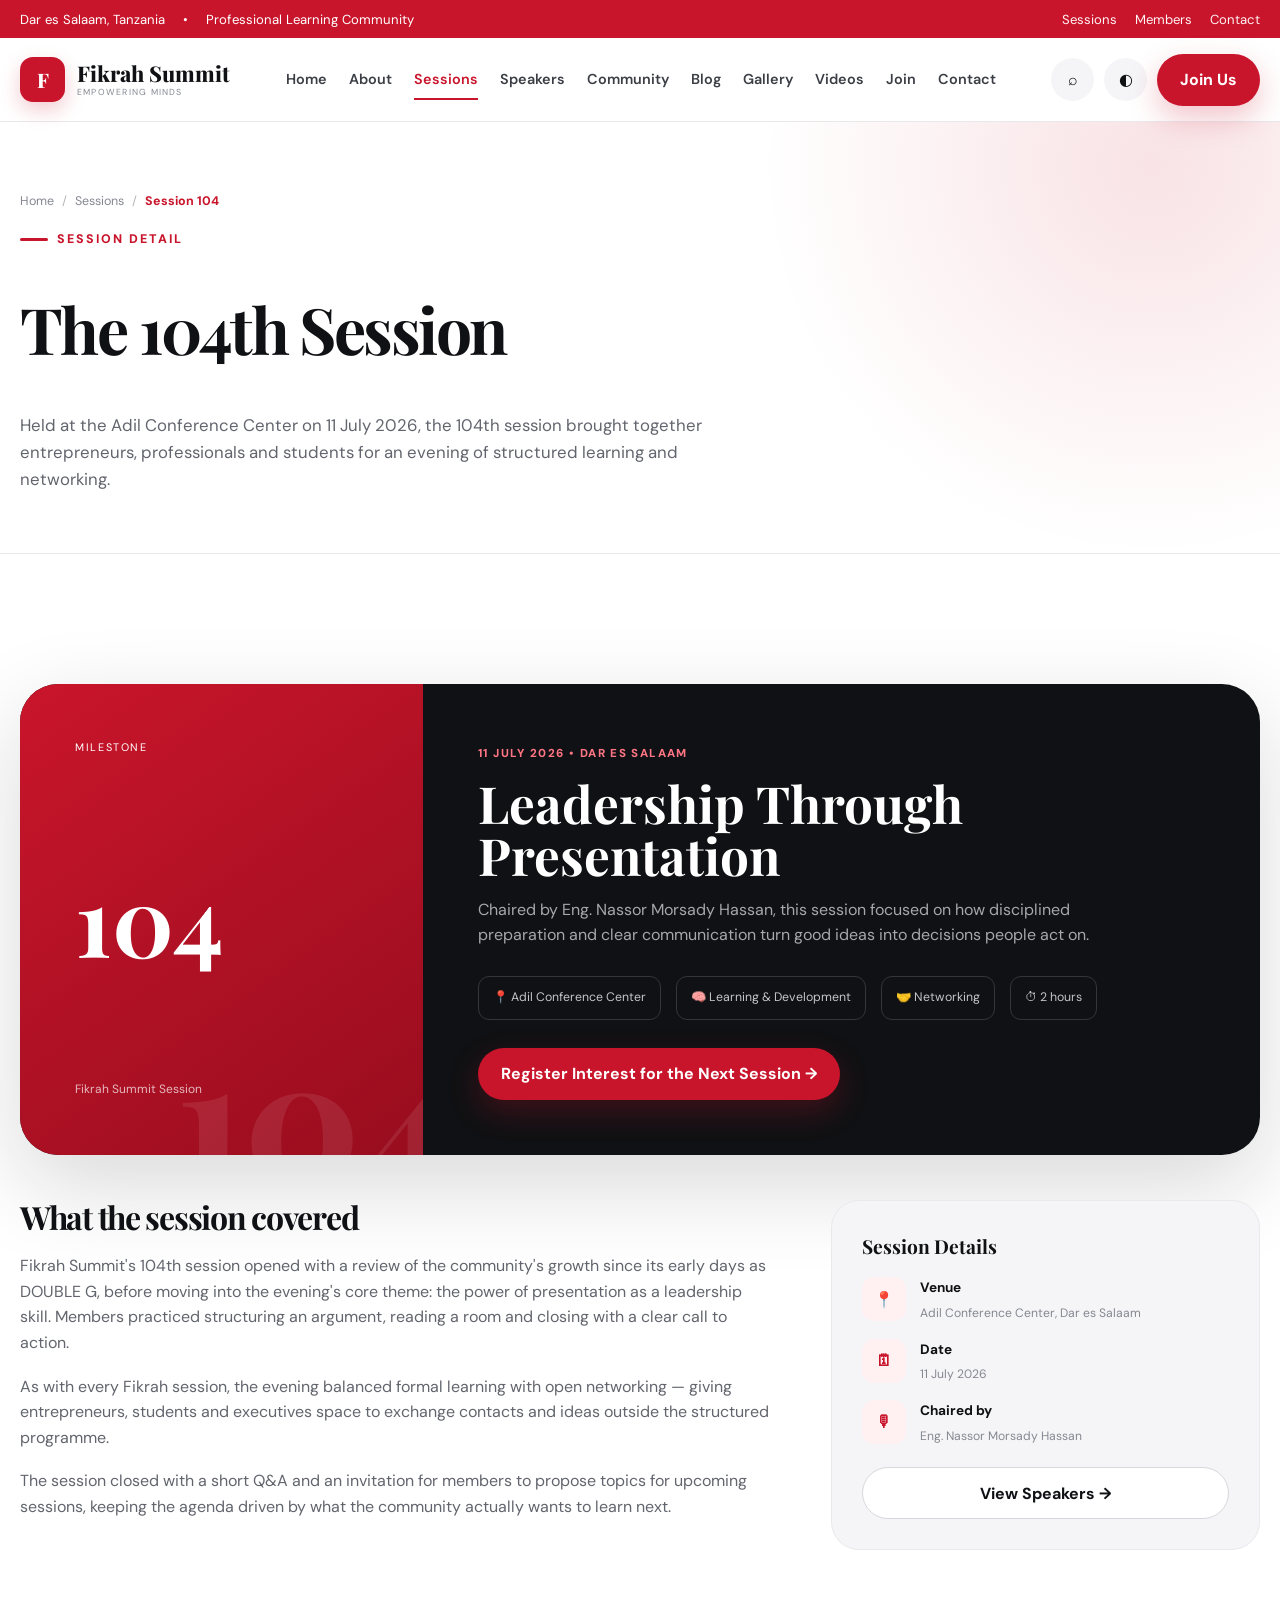
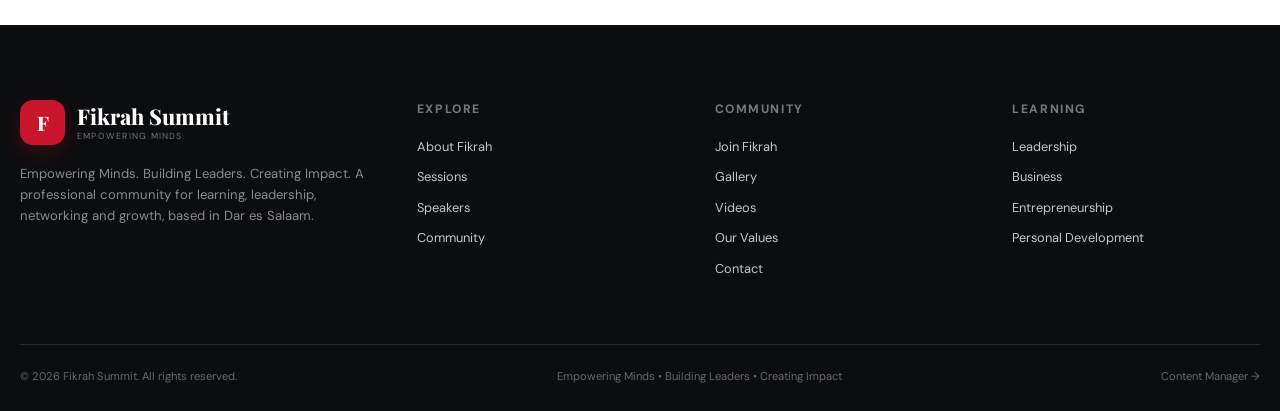
<file: pages/session.html>
<!DOCTYPE html>
<html lang="en">
<head>
  <meta charset="UTF-8" />
  <meta name="viewport" content="width=device-width, initial-scale=1.0" />

  <title>Session 104 | Fikrah Summit</title>

  <meta name="description" content="Recap of Fikrah Summit's 104th session, chaired by Eng. Nassor Morsady Hassan, held at the Adil Conference Center in Dar es Salaam." />

  <meta name="theme-color" content="#c9152b" />

  <link rel="preconnect" href="https://fonts.googleapis.com">
  <link rel="preconnect" href="https://fonts.gstatic.com" crossorigin>

  <link
    href="https://fonts.googleapis.com/css2?family=DM+Sans:wght@400;500;600;700&family=Playfair+Display:wght@600;700;800&display=swap"
    rel="stylesheet"
  />

  <link rel="stylesheet" href="../css/style.css" />
  <link rel="stylesheet" href="../css/pages.css" />
  <link rel="stylesheet" href="../css/cms.css" />
  <link rel="stylesheet" href="../css/responsive.css" />
</head>
<body>

  <div class="topbar">
    <div class="container topbar-inner">
      <div class="topbar-left">
        <span>Dar es Salaam, Tanzania</span>
        <span>•</span>
        <span>Professional Learning Community</span>
      </div>

      <div class="topbar-right">
        <a href="/sessions">Sessions</a>
        <a href="/community">Members</a>
        <a href="/contact">Contact</a>
      </div>
    </div>
  </div>
  <header class="navbar">
    <div class="container nav-inner">

      <a href="/" class="logo">
        <span class="logo-mark">F</span>

        <span class="logo-text">
          <span class="logo-name">Fikrah Summit</span>
          <span class="logo-subtitle">Empowering Minds</span>
        </span>
      </a>

      <nav class="nav-links" id="navLinks">
        <a href="/">Home</a>
        <a href="/about">About</a>
        <a href="/sessions" class="active">Sessions</a>
        <a href="/speakers">Speakers</a>
        <a href="/community">Community</a>
        <a href="/blog">Blog</a>
        <a href="/gallery">Gallery</a>
        <a href="/videos">Videos</a>
        <a href="/join">Join</a>
        <a href="/contact">Contact</a>
      </nav>

      <div class="nav-actions">
        <button class="icon-btn" id="searchBtn" aria-label="Search" title="Search">⌕</button>
        <button class="icon-btn" id="themeBtn" aria-label="Toggle dark mode" title="Toggle dark mode">◐</button>

        <a href="/join" class="btn btn-primary">Join Us</a>

        <button class="icon-btn mobile-toggle" id="mobileToggle" aria-label="Open menu">☰</button>
      </div>

    </div>
  </header>

  <main>

    <section class="page-header">
      <div class="container">
        <div class="breadcrumb">
          <a href="/">Home</a><span>/</span>
          <a href="/sessions">Sessions</a><span>/</span>
          <strong>Session 104</strong>
        </div>

        <div class="session-hero">
          <span class="section-label">Session Detail</span>
          <h1 class="section-title">The 104th Session</h1>
          <p class="section-description">
            Held at the Adil Conference Center on 11 July 2026, the
            104th session brought together entrepreneurs, professionals
            and students for an evening of structured learning and
            networking.
          </p>
        </div>
      </div>
    </section>

    <section class="section-sm">
      <div class="container">

        <div class="session-feature reveal">
          <div class="session-number" data-session="104">
            <small>Milestone</small>
            <strong>104</strong>
            <span>Fikrah Summit Session</span>
          </div>

          <div class="session-details">
            <span class="session-date">11 July 2026 • Dar es Salaam</span>
            <h3>Leadership Through Presentation</h3>
            <p>
              Chaired by Eng. Nassor Morsady Hassan, this session focused
              on how disciplined preparation and clear communication turn
              good ideas into decisions people act on.
            </p>

            <div class="session-meta">
              <span class="meta-item">📍 Adil Conference Center</span>
              <span class="meta-item">🧠 Learning &amp; Development</span>
              <span class="meta-item">🤝 Networking</span>
              <span class="meta-item">⏱ 2 hours</span>
            </div>

            <button class="btn btn-primary" id="registerBtn">Register Interest for the Next Session →</button>
          </div>
        </div>

        <div class="session-body">

          <div class="reveal">
            <h2 class="section-title" style="font-size: 2rem; margin-bottom: 20px;">What the session covered</h2>

            <p>
              Fikrah Summit's 104th session opened with a review of the
              community's growth since its early days as DOUBLE G,
              before moving into the evening's core theme: the power of
              presentation as a leadership skill. Members practiced
              structuring an argument, reading a room and closing with
              a clear call to action.
            </p>

            <p>
              As with every Fikrah session, the evening balanced formal
              learning with open networking — giving entrepreneurs,
              students and executives space to exchange contacts and
              ideas outside the structured programme.
            </p>

            <p>
              The session closed with a short Q&amp;A and an invitation
              for members to propose topics for upcoming sessions,
              keeping the agenda driven by what the community actually
              wants to learn next.
            </p>
          </div>

          <aside class="session-sidebar reveal">
            <h4>Session Details</h4>

            <div class="contact-item">
              <div class="contact-icon">📍</div>
              <div><strong>Venue</strong><span>Adil Conference Center, Dar es Salaam</span></div>
            </div>

            <div class="contact-item">
              <div class="contact-icon">🗓</div>
              <div><strong>Date</strong><span>11 July 2026</span></div>
            </div>

            <div class="contact-item">
              <div class="contact-icon">🎙</div>
              <div><strong>Chaired by</strong><span>Eng. Nassor Morsady Hassan</span></div>
            </div>

            <div class="hero-actions" style="margin-top: 20px;">
              <a href="/speakers" class="btn btn-secondary" style="width:100%;">View Speakers →</a>
            </div>
          </aside>

        </div>

      </div>
    </section>

  </main>

  <footer>
    <div class="container">

      <div class="footer-grid">

        <div class="footer-brand">
          <a href="/" class="logo footer-logo">
            <span class="logo-mark">F</span>
            <span class="logo-text">
              <span class="logo-name">Fikrah Summit</span>
              <span class="logo-subtitle">Empowering Minds</span>
            </span>
          </a>

          <p>
            Empowering Minds. Building Leaders. Creating Impact.
            A professional community for learning, leadership,
            networking and growth, based in Dar es Salaam.
          </p>
        </div>

        <div class="footer-column">
          <h4>Explore</h4>
          <a href="/about">About Fikrah</a>
          <a href="/sessions">Sessions</a>
          <a href="/speakers">Speakers</a>
          <a href="/community">Community</a>
        </div>

        <div class="footer-column">
          <h4>Community</h4>
          <a href="/join">Join Fikrah</a>
          <a href="/gallery">Gallery</a>
          <a href="/videos">Videos</a>
          <a href="/about#values">Our Values</a>
          <a href="/contact">Contact</a>
        </div>

        <div class="footer-column">
          <h4>Learning</h4>
          <a href="/sessions">Leadership</a>
          <a href="/sessions">Business</a>
          <a href="/sessions">Entrepreneurship</a>
          <a href="/sessions">Personal Development</a>
        </div>

      </div>

      <div class="footer-bottom">
        <span>© <span id="year"></span> Fikrah Summit. All rights reserved.</span>
        <span>Empowering Minds • Building Leaders • Creating Impact</span>
        <a href="/admin" style="color:#66686f;">Content Manager →</a>
      </div>

    </div>
  </footer>

  <div class="search-overlay" id="searchOverlay" aria-hidden="true">
    <div class="search-box">
      <input id="globalSearch" type="search" placeholder="Search Fikrah Summit..." autocomplete="off" />
      <button class="search-close" id="searchClose" aria-label="Close search">×</button>
    </div>
  </div>

  <div class="modal" id="registrationModal" aria-hidden="true">
    <div class="modal-card">

      <div class="modal-head">
        <div>
          <span class="section-label">Session Registration</span>
          <h3>Register your interest.</h3>
        </div>
        <button class="close-modal" id="closeRegistration" aria-label="Close">×</button>
      </div>

      <form id="registrationForm">

        <div class="form-group">
          <label for="regName">Full Name</label>
          <input class="form-control" id="regName" type="text" required placeholder="Your full name" />
        </div>

        <div class="form-group">
          <label for="regEmail">Email Address</label>
          <input class="form-control" id="regEmail" type="email" required placeholder="you@example.com" />
        </div>

        <div class="form-group">
          <label for="regProfession">Profession / Role</label>
          <input class="form-control" id="regProfession" type="text" placeholder="Entrepreneur, student, executive..." required />
        </div>

        <div class="form-group">
          <label for="regReason">Why would you like to attend?</label>
          <textarea class="form-control" id="regReason" placeholder="Tell us briefly..."></textarea>
        </div>

        <button type="submit" class="btn btn-primary">Submit Registration →</button>

      </form>

    </div>
  </div>

  <div class="toast" id="toast"></div>

  <script src="../js/app.js"></script>
  <script src="../js/navigation.js"></script>
  <script src="../js/sessions.js"></script>

</body>
</html>
</file>
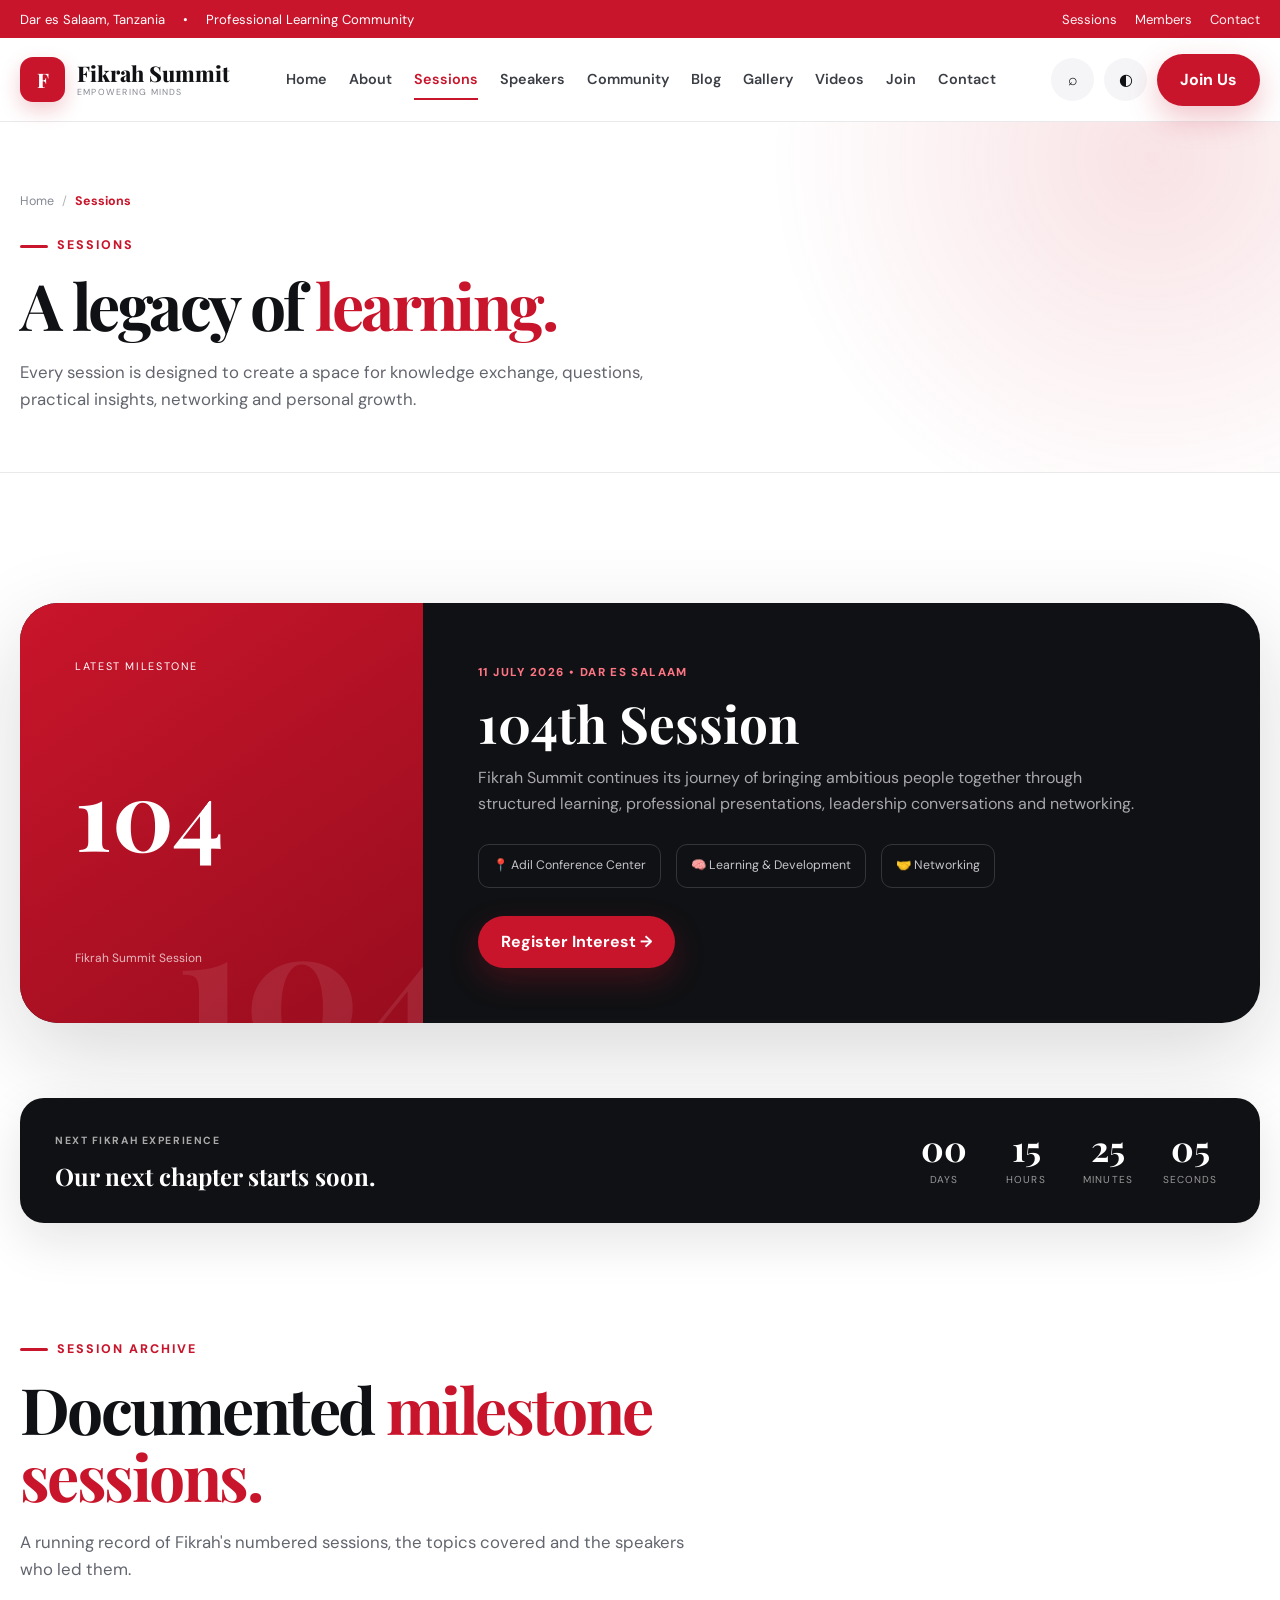
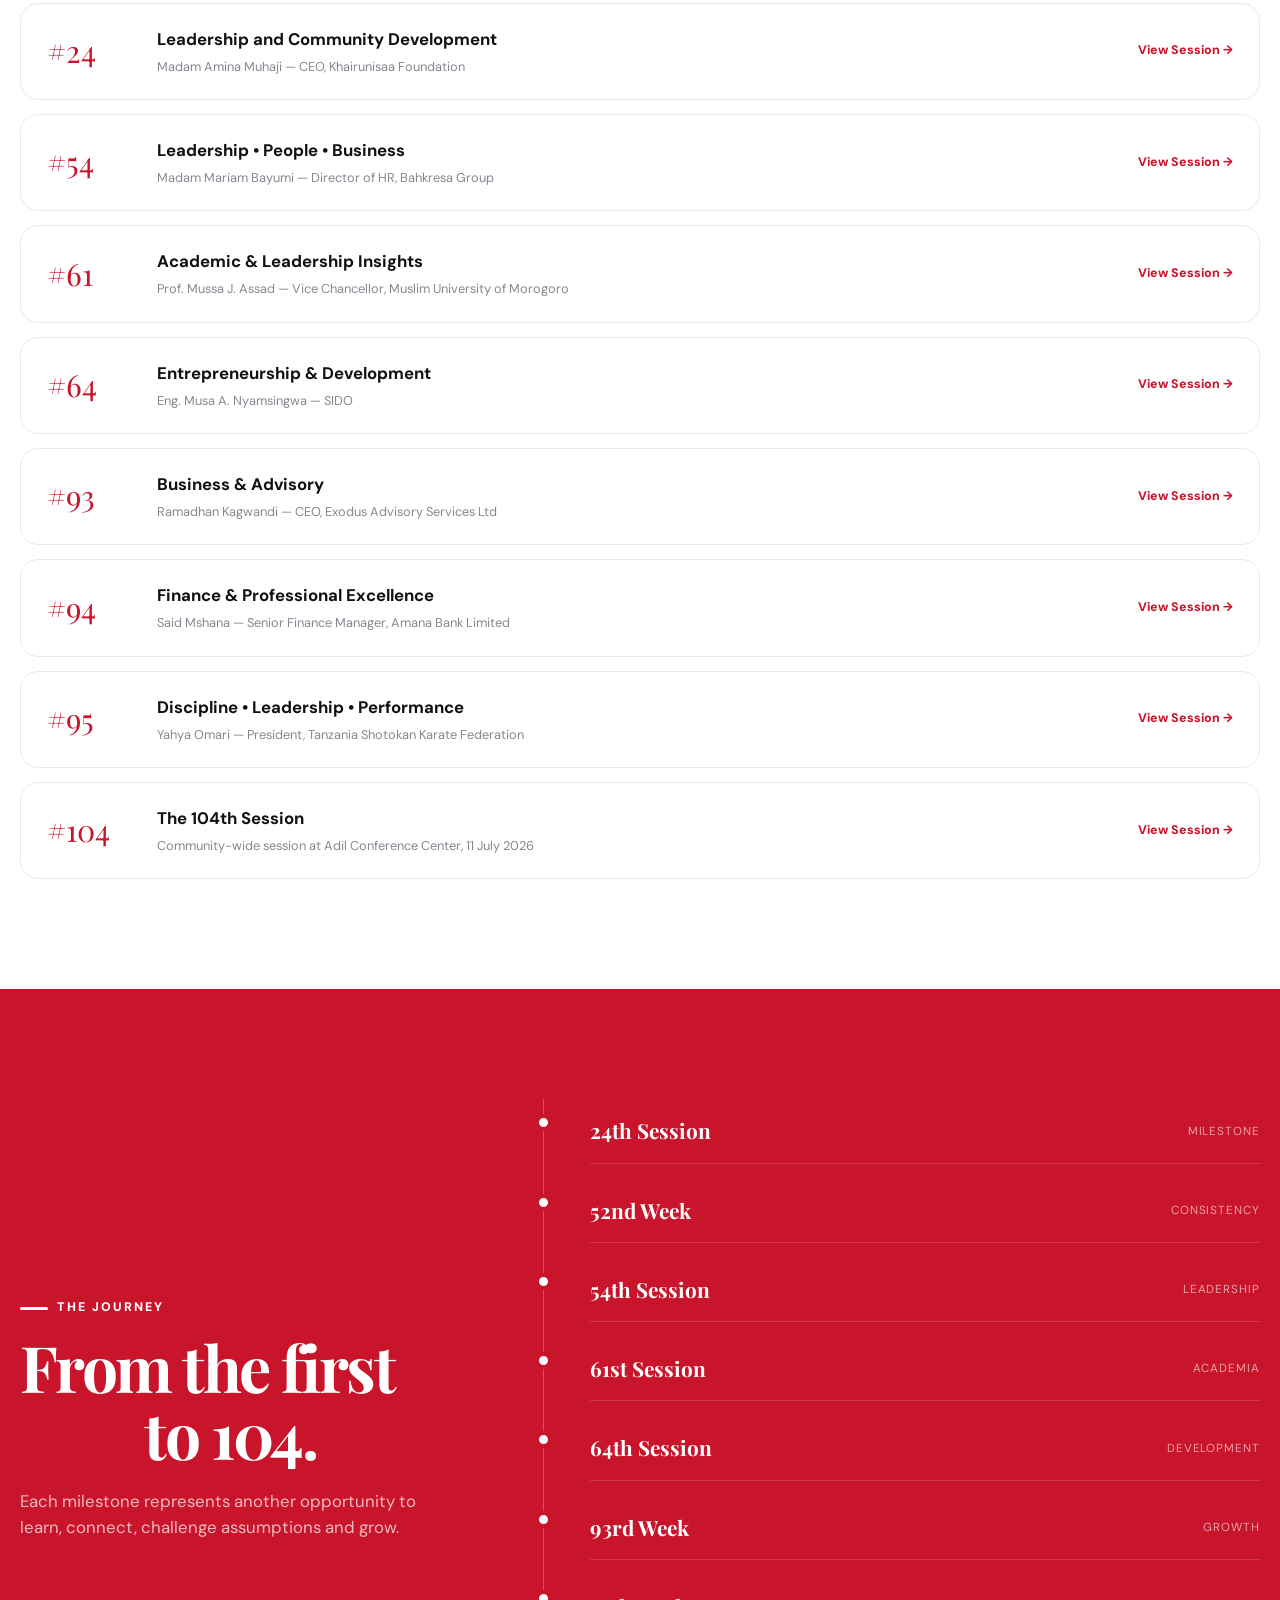
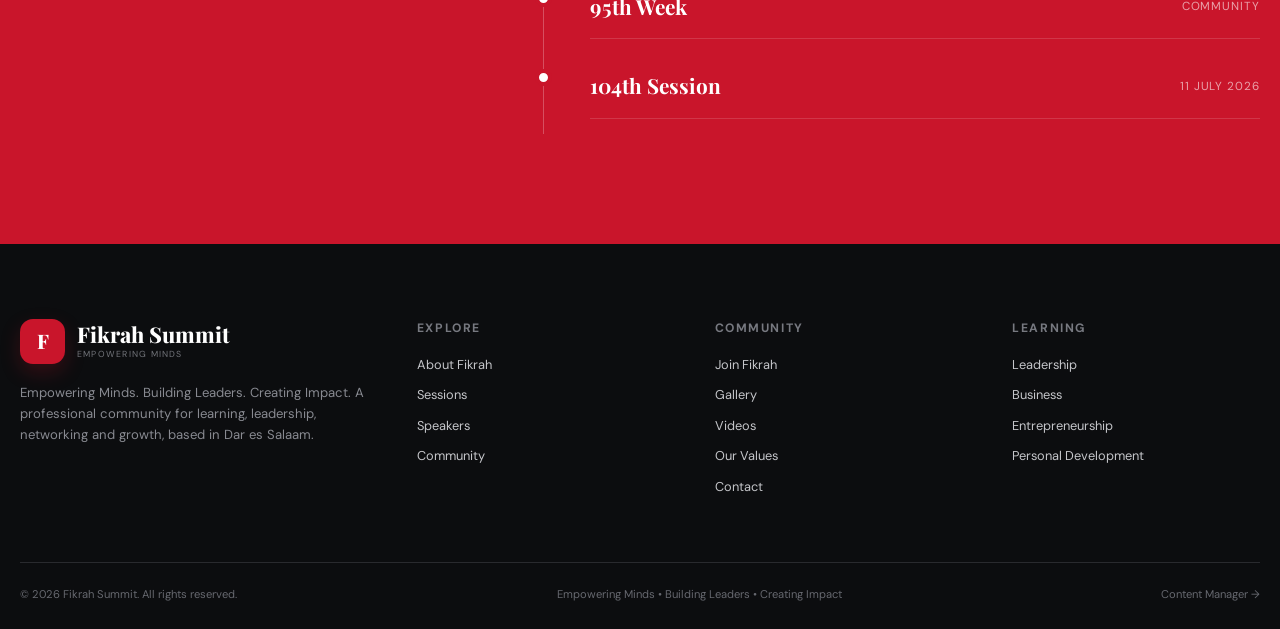
<file: pages/sessions.html>
<!DOCTYPE html>
<html lang="en">
<head>
  <meta charset="UTF-8" />
  <meta name="viewport" content="width=device-width, initial-scale=1.0" />

  <title>Sessions | Fikrah Summit</title>

  <meta name="description" content="Browse Fikrah Summit's archive of weekly sessions, from Session 24 through Session 104, covering leadership, finance, academia and entrepreneurship." />

  <meta name="theme-color" content="#c9152b" />

  <link rel="preconnect" href="https://fonts.googleapis.com">
  <link rel="preconnect" href="https://fonts.gstatic.com" crossorigin>

  <link
    href="https://fonts.googleapis.com/css2?family=DM+Sans:wght@400;500;600;700&family=Playfair+Display:wght@600;700;800&display=swap"
    rel="stylesheet"
  />

  <link rel="stylesheet" href="../css/style.css" />
  <link rel="stylesheet" href="../css/pages.css" />
  <link rel="stylesheet" href="../css/cms.css" />
  <link rel="stylesheet" href="../css/responsive.css" />
</head>
<body>

  <div class="topbar">
    <div class="container topbar-inner">
      <div class="topbar-left">
        <span>Dar es Salaam, Tanzania</span>
        <span>•</span>
        <span>Professional Learning Community</span>
      </div>

      <div class="topbar-right">
        <a href="/sessions">Sessions</a>
        <a href="/community">Members</a>
        <a href="/contact">Contact</a>
      </div>
    </div>
  </div>
  <header class="navbar">
    <div class="container nav-inner">

      <a href="/" class="logo">
        <span class="logo-mark">F</span>

        <span class="logo-text">
          <span class="logo-name">Fikrah Summit</span>
          <span class="logo-subtitle">Empowering Minds</span>
        </span>
      </a>

      <nav class="nav-links" id="navLinks">
        <a href="/">Home</a>
        <a href="/about">About</a>
        <a href="/sessions" class="active">Sessions</a>
        <a href="/speakers">Speakers</a>
        <a href="/community">Community</a>
        <a href="/blog">Blog</a>
        <a href="/gallery">Gallery</a>
        <a href="/videos">Videos</a>
        <a href="/join">Join</a>
        <a href="/contact">Contact</a>
      </nav>

      <div class="nav-actions">
        <button class="icon-btn" id="searchBtn" aria-label="Search" title="Search">⌕</button>
        <button class="icon-btn" id="themeBtn" aria-label="Toggle dark mode" title="Toggle dark mode">◐</button>

        <a href="/join" class="btn btn-primary">Join Us</a>

        <button class="icon-btn mobile-toggle" id="mobileToggle" aria-label="Open menu">☰</button>
      </div>

    </div>
  </header>

  <main id="sessions">

    <section class="page-header">
      <div class="container">
        <div class="breadcrumb"><a href="/">Home</a><span>/</span><strong>Sessions</strong></div>
        <span class="section-label">Sessions</span>
        <h1 class="section-title">A legacy of <span>learning.</span></h1>
        <p class="section-description">
          Every session is designed to create a space for knowledge
          exchange, questions, practical insights, networking and
          personal growth.
        </p>
      </div>
    </section>

    <section class="section-sm">
      <div class="container">

        <div class="session-feature reveal">
          <div class="session-number" data-session="104">
            <small>Latest Milestone</small>
            <strong>104</strong>
            <span>Fikrah Summit Session</span>
          </div>

          <div class="session-details">
            <span class="session-date">11 July 2026 • Dar es Salaam</span>
            <h3>104th Session</h3>
            <p>
              Fikrah Summit continues its journey of bringing ambitious
              people together through structured learning, professional
              presentations, leadership conversations and networking.
            </p>

            <div class="session-meta">
              <span class="meta-item">📍 Adil Conference Center</span>
              <span class="meta-item">🧠 Learning &amp; Development</span>
              <span class="meta-item">🤝 Networking</span>
            </div>

            <button class="btn btn-primary" id="registerBtn">Register Interest →</button>
          </div>
        </div>

      </div>
    </section>

    <section class="countdown-strip">
      <div class="container">
        <div class="countdown-box">
          <div class="countdown-copy">
            <small>Next Fikrah Experience</small>
            <h3>Our next chapter starts soon.</h3>
          </div>

          <div class="countdown" id="countdown">
            <div class="time-unit"><strong id="days">00</strong><span>Days</span></div>
            <div class="time-unit"><strong id="hours">00</strong><span>Hours</span></div>
            <div class="time-unit"><strong id="minutes">00</strong><span>Minutes</span></div>
            <div class="time-unit"><strong id="seconds">00</strong><span>Seconds</span></div>
          </div>
        </div>
      </div>
    </section>

    <section class="section">
      <div class="container">

        <span class="section-label">Session Archive</span>
        <h2 class="section-title">Documented <span>milestone sessions.</span></h2>
        <p class="section-description">
          A running record of Fikrah's numbered sessions, the topics
          covered and the speakers who led them.
        </p>

        <div class="session-list">
          <a href="/session" class="session-row reveal">
            <span class="session-tag">#24</span>
            <div>
              <h3>Leadership and Community Development</h3>
              <p>Madam Amina Muhaji — CEO, Khairunisaa Foundation</p>
            </div>
            <span class="session-cta">View Session →</span>
          </a>

          <a href="/session" class="session-row reveal">
            <span class="session-tag">#54</span>
            <div>
              <h3>Leadership • People • Business</h3>
              <p>Madam Mariam Bayumi — Director of HR, Bahkresa Group</p>
            </div>
            <span class="session-cta">View Session →</span>
          </a>

          <a href="/session" class="session-row reveal">
            <span class="session-tag">#61</span>
            <div>
              <h3>Academic &amp; Leadership Insights</h3>
              <p>Prof. Mussa J. Assad — Vice Chancellor, Muslim University of Morogoro</p>
            </div>
            <span class="session-cta">View Session →</span>
          </a>

          <a href="/session" class="session-row reveal">
            <span class="session-tag">#64</span>
            <div>
              <h3>Entrepreneurship &amp; Development</h3>
              <p>Eng. Musa A. Nyamsingwa — SIDO</p>
            </div>
            <span class="session-cta">View Session →</span>
          </a>

          <a href="/session" class="session-row reveal">
            <span class="session-tag">#93</span>
            <div>
              <h3>Business &amp; Advisory</h3>
              <p>Ramadhan Kagwandi — CEO, Exodus Advisory Services Ltd</p>
            </div>
            <span class="session-cta">View Session →</span>
          </a>

          <a href="/session" class="session-row reveal">
            <span class="session-tag">#94</span>
            <div>
              <h3>Finance &amp; Professional Excellence</h3>
              <p>Said Mshana — Senior Finance Manager, Amana Bank Limited</p>
            </div>
            <span class="session-cta">View Session →</span>
          </a>

          <a href="/session" class="session-row reveal">
            <span class="session-tag">#95</span>
            <div>
              <h3>Discipline • Leadership • Performance</h3>
              <p>Yahya Omari — President, Tanzania Shotokan Karate Federation</p>
            </div>
            <span class="session-cta">View Session →</span>
          </a>

          <a href="/session" class="session-row reveal">
            <span class="session-tag">#104</span>
            <div>
              <h3>The 104th Session</h3>
              <p>Community-wide session at Adil Conference Center, 11 July 2026</p>
            </div>
            <span class="session-cta">View Session →</span>
          </a>
        </div>

      </div>
    </section>

    <section class="section milestones">
      <div class="container milestone-wrap">

        <div class="reveal">
          <span class="section-label">The Journey</span>
          <h2 class="section-title">From the first <span>idea</span> to 104.</h2>
          <p class="section-description">
            Each milestone represents another opportunity to learn,
            connect, challenge assumptions and grow.
          </p>
        </div>

        <div class="timeline reveal">
          <div class="timeline-item"><div class="timeline-dot"></div><div class="timeline-content"><strong>24th Session</strong><span>Milestone</span></div></div>
          <div class="timeline-item"><div class="timeline-dot"></div><div class="timeline-content"><strong>52nd Week</strong><span>Consistency</span></div></div>
          <div class="timeline-item"><div class="timeline-dot"></div><div class="timeline-content"><strong>54th Session</strong><span>Leadership</span></div></div>
          <div class="timeline-item"><div class="timeline-dot"></div><div class="timeline-content"><strong>61st Session</strong><span>Academia</span></div></div>
          <div class="timeline-item"><div class="timeline-dot"></div><div class="timeline-content"><strong>64th Session</strong><span>Development</span></div></div>
          <div class="timeline-item"><div class="timeline-dot"></div><div class="timeline-content"><strong>93rd Week</strong><span>Growth</span></div></div>
          <div class="timeline-item"><div class="timeline-dot"></div><div class="timeline-content"><strong>95th Week</strong><span>Community</span></div></div>
          <div class="timeline-item"><div class="timeline-dot"></div><div class="timeline-content"><strong>104th Session</strong><span>11 July 2026</span></div></div>
        </div>

      </div>
    </section>

  </main>

  <footer>
    <div class="container">

      <div class="footer-grid">

        <div class="footer-brand">
          <a href="/" class="logo footer-logo">
            <span class="logo-mark">F</span>
            <span class="logo-text">
              <span class="logo-name">Fikrah Summit</span>
              <span class="logo-subtitle">Empowering Minds</span>
            </span>
          </a>

          <p>
            Empowering Minds. Building Leaders. Creating Impact.
            A professional community for learning, leadership,
            networking and growth, based in Dar es Salaam.
          </p>
        </div>

        <div class="footer-column">
          <h4>Explore</h4>
          <a href="/about">About Fikrah</a>
          <a href="/sessions">Sessions</a>
          <a href="/speakers">Speakers</a>
          <a href="/community">Community</a>
        </div>

        <div class="footer-column">
          <h4>Community</h4>
          <a href="/join">Join Fikrah</a>
          <a href="/gallery">Gallery</a>
          <a href="/videos">Videos</a>
          <a href="/about#values">Our Values</a>
          <a href="/contact">Contact</a>
        </div>

        <div class="footer-column">
          <h4>Learning</h4>
          <a href="/sessions">Leadership</a>
          <a href="/sessions">Business</a>
          <a href="/sessions">Entrepreneurship</a>
          <a href="/sessions">Personal Development</a>
        </div>

      </div>

      <div class="footer-bottom">
        <span>© <span id="year"></span> Fikrah Summit. All rights reserved.</span>
        <span>Empowering Minds • Building Leaders • Creating Impact</span>
        <a href="/admin" style="color:#66686f;">Content Manager →</a>
      </div>

    </div>
  </footer>

  <div class="search-overlay" id="searchOverlay" aria-hidden="true">
    <div class="search-box">
      <input id="globalSearch" type="search" placeholder="Search Fikrah Summit..." autocomplete="off" />
      <button class="search-close" id="searchClose" aria-label="Close search">×</button>
    </div>
  </div>

  <div class="modal" id="registrationModal" aria-hidden="true">
    <div class="modal-card">

      <div class="modal-head">
        <div>
          <span class="section-label">Session Registration</span>
          <h3>Register your interest.</h3>
        </div>
        <button class="close-modal" id="closeRegistration" aria-label="Close">×</button>
      </div>

      <form id="registrationForm">

        <div class="form-group">
          <label for="regName">Full Name</label>
          <input class="form-control" id="regName" type="text" required placeholder="Your full name" />
        </div>

        <div class="form-group">
          <label for="regEmail">Email Address</label>
          <input class="form-control" id="regEmail" type="email" required placeholder="you@example.com" />
        </div>

        <div class="form-group">
          <label for="regProfession">Profession / Role</label>
          <input class="form-control" id="regProfession" type="text" placeholder="Entrepreneur, student, executive..." required />
        </div>

        <div class="form-group">
          <label for="regReason">Why would you like to attend?</label>
          <textarea class="form-control" id="regReason" placeholder="Tell us briefly..."></textarea>
        </div>

        <button type="submit" class="btn btn-primary">Submit Registration →</button>

      </form>

    </div>
  </div>

  <div class="toast" id="toast"></div>

  <script src="../js/app.js"></script>
  <script src="../js/navigation.js"></script>
  <script src="../js/sessions.js"></script>

</body>
</html>
</file>
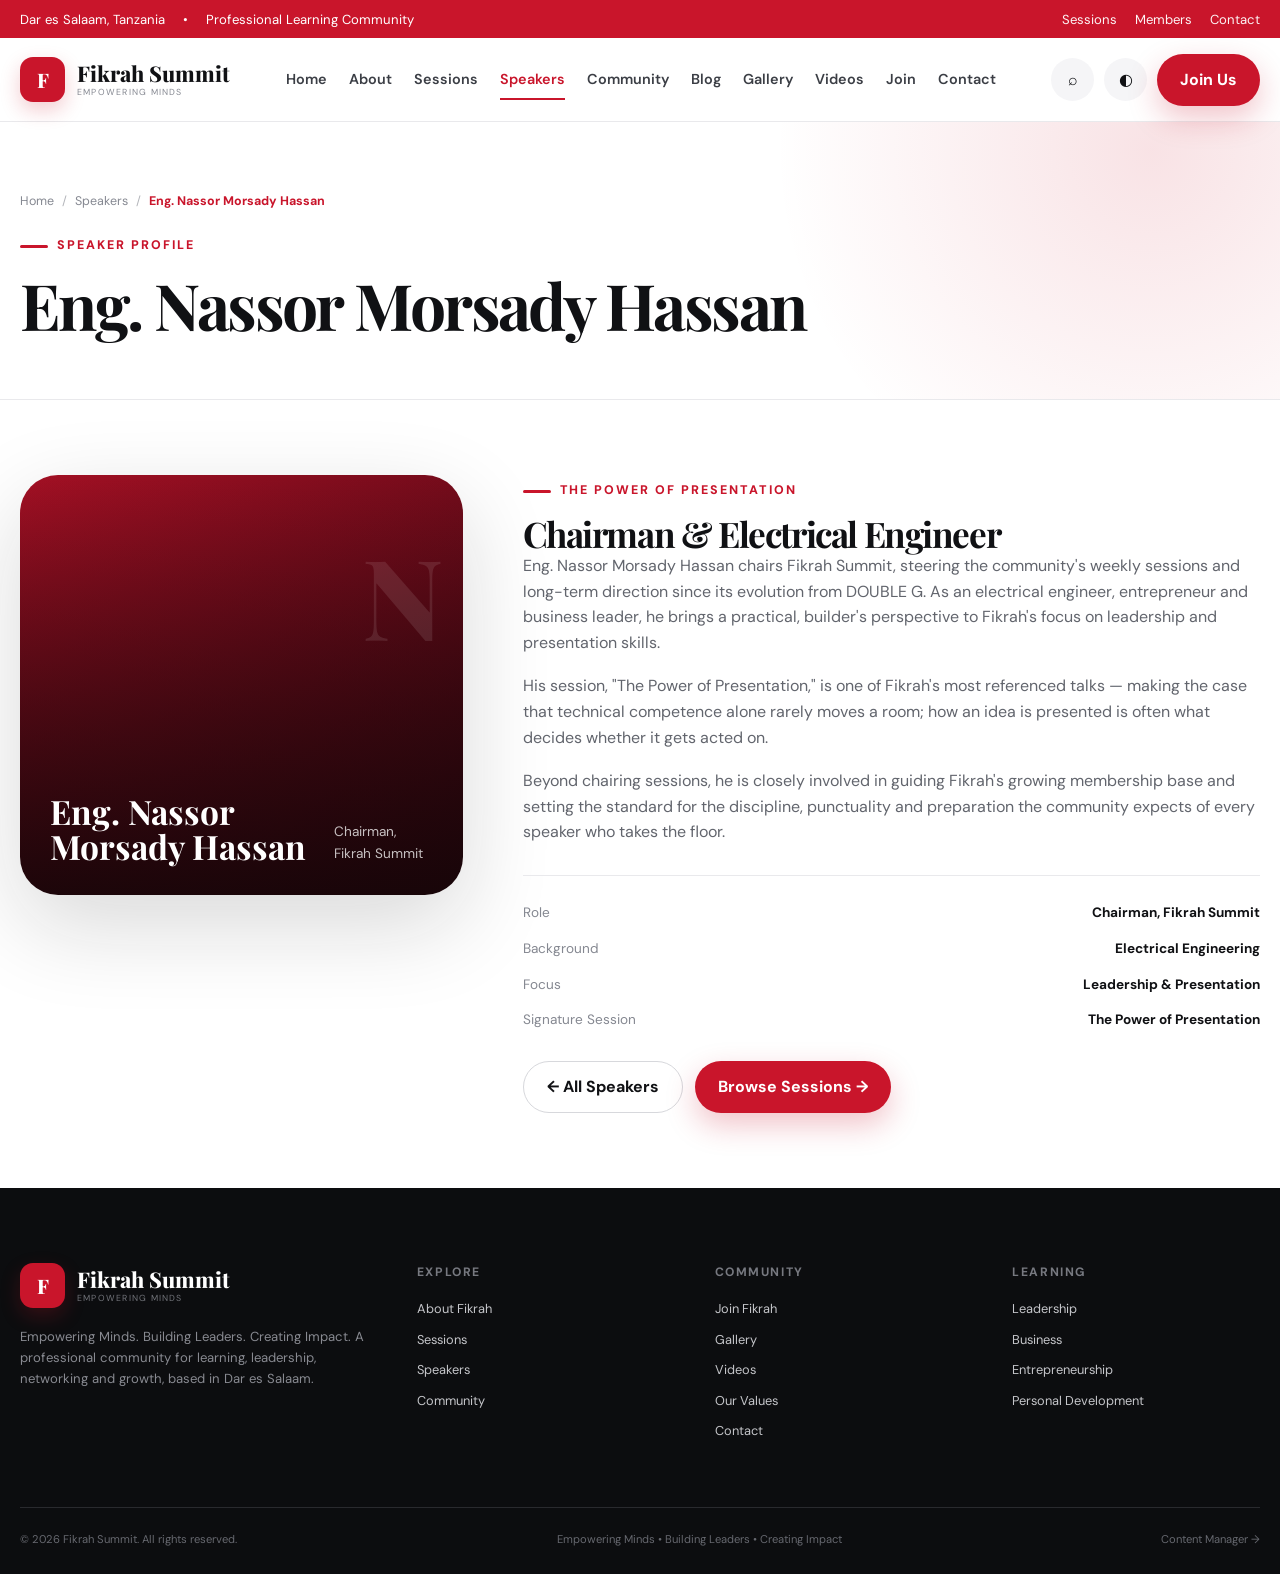
<file: pages/speaker.html>
<!DOCTYPE html>
<html lang="en">
<head>
  <meta charset="UTF-8" />
  <meta name="viewport" content="width=device-width, initial-scale=1.0" />

  <title>Eng. Nassor Morsady Hassan | Fikrah Summit Speakers</title>

  <meta name="description" content="Profile of Eng. Nassor Morsady Hassan, Chairman of Fikrah Summit and speaker on 'The Power of Presentation'." />

  <meta name="theme-color" content="#c9152b" />

  <link rel="preconnect" href="https://fonts.googleapis.com">
  <link rel="preconnect" href="https://fonts.gstatic.com" crossorigin>

  <link
    href="https://fonts.googleapis.com/css2?family=DM+Sans:wght@400;500;600;700&family=Playfair+Display:wght@600;700;800&display=swap"
    rel="stylesheet"
  />

  <link rel="stylesheet" href="../css/style.css" />
  <link rel="stylesheet" href="../css/pages.css" />
  <link rel="stylesheet" href="../css/cms.css" />
  <link rel="stylesheet" href="../css/responsive.css" />
</head>
<body>

  <div class="topbar">
    <div class="container topbar-inner">
      <div class="topbar-left">
        <span>Dar es Salaam, Tanzania</span>
        <span>•</span>
        <span>Professional Learning Community</span>
      </div>

      <div class="topbar-right">
        <a href="/sessions">Sessions</a>
        <a href="/community">Members</a>
        <a href="/contact">Contact</a>
      </div>
    </div>
  </div>
  <header class="navbar">
    <div class="container nav-inner">

      <a href="/" class="logo">
        <span class="logo-mark">F</span>

        <span class="logo-text">
          <span class="logo-name">Fikrah Summit</span>
          <span class="logo-subtitle">Empowering Minds</span>
        </span>
      </a>

      <nav class="nav-links" id="navLinks">
        <a href="/">Home</a>
        <a href="/about">About</a>
        <a href="/sessions">Sessions</a>
        <a href="/speakers" class="active">Speakers</a>
        <a href="/community">Community</a>
        <a href="/blog">Blog</a>
        <a href="/gallery">Gallery</a>
        <a href="/videos">Videos</a>
        <a href="/join">Join</a>
        <a href="/contact">Contact</a>
      </nav>

      <div class="nav-actions">
        <button class="icon-btn" id="searchBtn" aria-label="Search" title="Search">⌕</button>
        <button class="icon-btn" id="themeBtn" aria-label="Toggle dark mode" title="Toggle dark mode">◐</button>

        <a href="/join" class="btn btn-primary">Join Us</a>

        <button class="icon-btn mobile-toggle" id="mobileToggle" aria-label="Open menu">☰</button>
      </div>

    </div>
  </header>

  <main>

    <section class="page-header">
      <div class="container">
        <div class="breadcrumb">
          <a href="/">Home</a><span>/</span>
          <a href="/speakers">Speakers</a><span>/</span>
          <strong>Eng. Nassor Morsady Hassan</strong>
        </div>
        <span class="section-label">Speaker Profile</span>
        <h1 class="section-title">Eng. Nassor Morsady Hassan</h1>
      </div>
    </section>

    <section class="section-sm">
      <div class="container">

        <div class="speaker-profile">

          <div class="speaker-portrait reveal" data-initial="N">
            <h2>Eng. Nassor Morsady Hassan</h2>
            <span>Chairman, Fikrah Summit</span>
          </div>

          <div class="speaker-bio reveal">

            <span class="section-label">The Power of Presentation</span>
            <h2 class="section-title" style="font-size: 2.2rem;">Chairman &amp; Electrical Engineer</h2>

            <p>
              Eng. Nassor Morsady Hassan chairs Fikrah Summit, steering
              the community's weekly sessions and long-term direction
              since its evolution from DOUBLE G. As an electrical
              engineer, entrepreneur and business leader, he brings a
              practical, builder's perspective to Fikrah's focus on
              leadership and presentation skills.
            </p>

            <p>
              His session, "The Power of Presentation," is one of
              Fikrah's most referenced talks — making the case that
              technical competence alone rarely moves a room; how an
              idea is presented is often what decides whether it gets
              acted on.
            </p>

            <p>
              Beyond chairing sessions, he is closely involved in
              guiding Fikrah's growing membership base and setting the
              standard for the discipline, punctuality and preparation
              the community expects of every speaker who takes the floor.
            </p>

            <div class="speaker-facts">
              <div class="speaker-fact"><span>Role</span><span>Chairman, Fikrah Summit</span></div>
              <div class="speaker-fact"><span>Background</span><span>Electrical Engineering</span></div>
              <div class="speaker-fact"><span>Focus</span><span>Leadership &amp; Presentation</span></div>
              <div class="speaker-fact"><span>Signature Session</span><span>The Power of Presentation</span></div>
            </div>

            <div class="hero-actions" style="margin-top: 30px;">
              <a href="/speakers" class="btn btn-secondary">← All Speakers</a>
              <a href="/sessions" class="btn btn-primary">Browse Sessions →</a>
            </div>

          </div>

        </div>

      </div>
    </section>

  </main>

  <footer>
    <div class="container">

      <div class="footer-grid">

        <div class="footer-brand">
          <a href="/" class="logo footer-logo">
            <span class="logo-mark">F</span>
            <span class="logo-text">
              <span class="logo-name">Fikrah Summit</span>
              <span class="logo-subtitle">Empowering Minds</span>
            </span>
          </a>

          <p>
            Empowering Minds. Building Leaders. Creating Impact.
            A professional community for learning, leadership,
            networking and growth, based in Dar es Salaam.
          </p>
        </div>

        <div class="footer-column">
          <h4>Explore</h4>
          <a href="/about">About Fikrah</a>
          <a href="/sessions">Sessions</a>
          <a href="/speakers">Speakers</a>
          <a href="/community">Community</a>
        </div>

        <div class="footer-column">
          <h4>Community</h4>
          <a href="/join">Join Fikrah</a>
          <a href="/gallery">Gallery</a>
          <a href="/videos">Videos</a>
          <a href="/about#values">Our Values</a>
          <a href="/contact">Contact</a>
        </div>

        <div class="footer-column">
          <h4>Learning</h4>
          <a href="/sessions">Leadership</a>
          <a href="/sessions">Business</a>
          <a href="/sessions">Entrepreneurship</a>
          <a href="/sessions">Personal Development</a>
        </div>

      </div>

      <div class="footer-bottom">
        <span>© <span id="year"></span> Fikrah Summit. All rights reserved.</span>
        <span>Empowering Minds • Building Leaders • Creating Impact</span>
        <a href="/admin" style="color:#66686f;">Content Manager →</a>
      </div>

    </div>
  </footer>

  <div class="search-overlay" id="searchOverlay" aria-hidden="true">
    <div class="search-box">
      <input id="globalSearch" type="search" placeholder="Search Fikrah Summit..." autocomplete="off" />
      <button class="search-close" id="searchClose" aria-label="Close search">×</button>
    </div>
  </div>

  <div class="modal" id="registrationModal" aria-hidden="true">
    <div class="modal-card">

      <div class="modal-head">
        <div>
          <span class="section-label">Session Registration</span>
          <h3>Register your interest.</h3>
        </div>
        <button class="close-modal" id="closeRegistration" aria-label="Close">×</button>
      </div>

      <form id="registrationForm">

        <div class="form-group">
          <label for="regName">Full Name</label>
          <input class="form-control" id="regName" type="text" required placeholder="Your full name" />
        </div>

        <div class="form-group">
          <label for="regEmail">Email Address</label>
          <input class="form-control" id="regEmail" type="email" required placeholder="you@example.com" />
        </div>

        <div class="form-group">
          <label for="regProfession">Profession / Role</label>
          <input class="form-control" id="regProfession" type="text" placeholder="Entrepreneur, student, executive..." required />
        </div>

        <div class="form-group">
          <label for="regReason">Why would you like to attend?</label>
          <textarea class="form-control" id="regReason" placeholder="Tell us briefly..."></textarea>
        </div>

        <button type="submit" class="btn btn-primary">Submit Registration →</button>

      </form>

    </div>
  </div>

  <div class="toast" id="toast"></div>

  <script src="../js/app.js"></script>
  <script src="../js/navigation.js"></script>

</body>
</html>
</file>
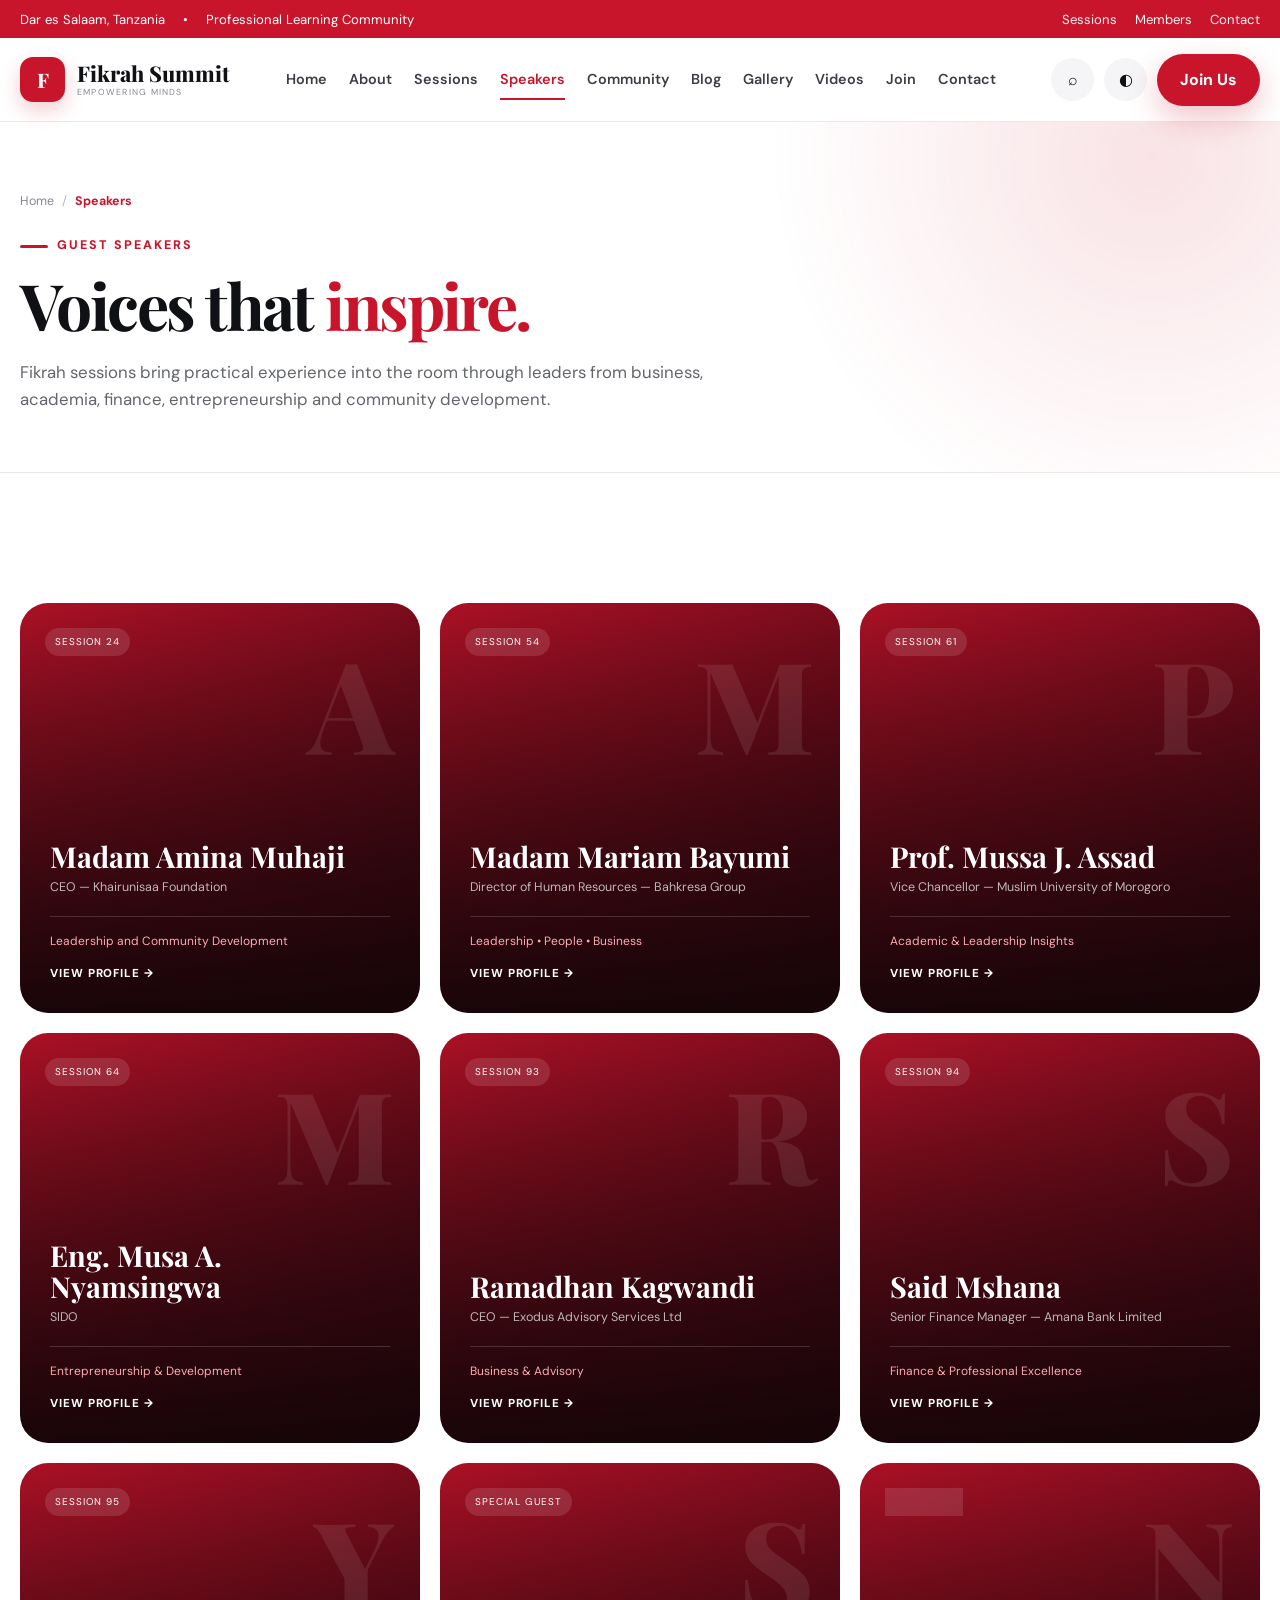
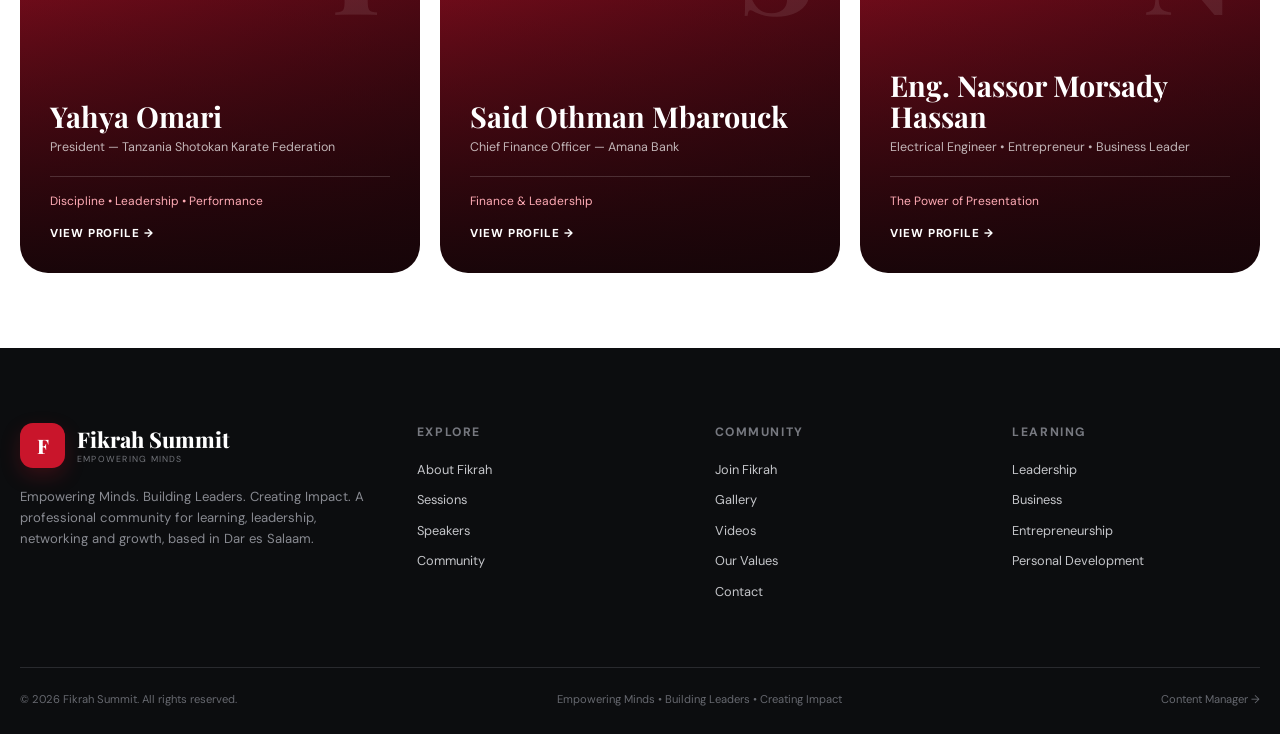
<file: pages/speakers.html>
<!DOCTYPE html>
<html lang="en">
<head>
  <meta charset="UTF-8" />
  <meta name="viewport" content="width=device-width, initial-scale=1.0" />

  <title>Speakers | Fikrah Summit</title>

  <meta name="description" content="Meet the CEOs, professors, engineers and finance leaders who have spoken at Fikrah Summit sessions in Dar es Salaam." />

  <meta name="theme-color" content="#c9152b" />

  <link rel="preconnect" href="https://fonts.googleapis.com">
  <link rel="preconnect" href="https://fonts.gstatic.com" crossorigin>

  <link
    href="https://fonts.googleapis.com/css2?family=DM+Sans:wght@400;500;600;700&family=Playfair+Display:wght@600;700;800&display=swap"
    rel="stylesheet"
  />

  <link rel="stylesheet" href="../css/style.css" />
  <link rel="stylesheet" href="../css/pages.css" />
  <link rel="stylesheet" href="../css/cms.css" />
  <link rel="stylesheet" href="../css/responsive.css" />
</head>
<body>

  <div class="topbar">
    <div class="container topbar-inner">
      <div class="topbar-left">
        <span>Dar es Salaam, Tanzania</span>
        <span>•</span>
        <span>Professional Learning Community</span>
      </div>

      <div class="topbar-right">
        <a href="/sessions">Sessions</a>
        <a href="/community">Members</a>
        <a href="/contact">Contact</a>
      </div>
    </div>
  </div>
  <header class="navbar">
    <div class="container nav-inner">

      <a href="/" class="logo">
        <span class="logo-mark">F</span>

        <span class="logo-text">
          <span class="logo-name">Fikrah Summit</span>
          <span class="logo-subtitle">Empowering Minds</span>
        </span>
      </a>

      <nav class="nav-links" id="navLinks">
        <a href="/">Home</a>
        <a href="/about">About</a>
        <a href="/sessions">Sessions</a>
        <a href="/speakers" class="active">Speakers</a>
        <a href="/community">Community</a>
        <a href="/blog">Blog</a>
        <a href="/gallery">Gallery</a>
        <a href="/videos">Videos</a>
        <a href="/join">Join</a>
        <a href="/contact">Contact</a>
      </nav>

      <div class="nav-actions">
        <button class="icon-btn" id="searchBtn" aria-label="Search" title="Search">⌕</button>
        <button class="icon-btn" id="themeBtn" aria-label="Toggle dark mode" title="Toggle dark mode">◐</button>

        <a href="/join" class="btn btn-primary">Join Us</a>

        <button class="icon-btn mobile-toggle" id="mobileToggle" aria-label="Open menu">☰</button>
      </div>

    </div>
  </header>

  <main id="speakers">

    <section class="page-header">
      <div class="container">
        <div class="breadcrumb"><a href="/">Home</a><span>/</span><strong>Speakers</strong></div>
        <span class="section-label">Guest Speakers</span>
        <h1 class="section-title">Voices that <span>inspire.</span></h1>
        <p class="section-description">
          Fikrah sessions bring practical experience into the room
          through leaders from business, academia, finance,
          entrepreneurship and community development.
        </p>
      </div>
    </section>

    <section class="section-sm">
      <div class="container">

        <div class="speaker-grid">
          <article class="speaker-card reveal" data-initial="A">
            <span class="speaker-session">Session 24</span>
            <h3>Madam Amina Muhaji</h3>
            <p>CEO — Khairunisaa Foundation</p>
            <div class="speaker-topic">Leadership and Community Development</div>
            <a href="/speaker" class="speaker-link">View Profile →</a>
          </article>

          <article class="speaker-card reveal" data-initial="M">
            <span class="speaker-session">Session 54</span>
            <h3>Madam Mariam Bayumi</h3>
            <p>Director of Human Resources — Bahkresa Group</p>
            <div class="speaker-topic">Leadership • People • Business</div>
            <a href="/speaker" class="speaker-link">View Profile →</a>
          </article>

          <article class="speaker-card reveal" data-initial="P">
            <span class="speaker-session">Session 61</span>
            <h3>Prof. Mussa J. Assad</h3>
            <p>Vice Chancellor — Muslim University of Morogoro</p>
            <div class="speaker-topic">Academic &amp; Leadership Insights</div>
            <a href="/speaker" class="speaker-link">View Profile →</a>
          </article>

          <article class="speaker-card reveal" data-initial="M">
            <span class="speaker-session">Session 64</span>
            <h3>Eng. Musa A. Nyamsingwa</h3>
            <p>SIDO</p>
            <div class="speaker-topic">Entrepreneurship &amp; Development</div>
            <a href="/speaker" class="speaker-link">View Profile →</a>
          </article>

          <article class="speaker-card reveal" data-initial="R">
            <span class="speaker-session">Session 93</span>
            <h3>Ramadhan Kagwandi</h3>
            <p>CEO — Exodus Advisory Services Ltd</p>
            <div class="speaker-topic">Business &amp; Advisory</div>
            <a href="/speaker" class="speaker-link">View Profile →</a>
          </article>

          <article class="speaker-card reveal" data-initial="S">
            <span class="speaker-session">Session 94</span>
            <h3>Said Mshana</h3>
            <p>Senior Finance Manager — Amana Bank Limited</p>
            <div class="speaker-topic">Finance &amp; Professional Excellence</div>
            <a href="/speaker" class="speaker-link">View Profile →</a>
          </article>

          <article class="speaker-card reveal" data-initial="Y">
            <span class="speaker-session">Session 95</span>
            <h3>Yahya Omari</h3>
            <p>President — Tanzania Shotokan Karate Federation</p>
            <div class="speaker-topic">Discipline • Leadership • Performance</div>
            <a href="/speaker" class="speaker-link">View Profile →</a>
          </article>

          <article class="speaker-card reveal" data-initial="S">
            <span class="speaker-session">Special Guest</span>
            <h3>Said Othman Mbarouck</h3>
            <p>Chief Finance Officer — Amana Bank</p>
            <div class="speaker-topic">Finance &amp; Leadership</div>
            <a href="/speaker" class="speaker-link">View Profile →</a>
          </article>

          <article class="speaker-card reveal" data-initial="N">
            <span class="speaker-session">Chairman</span>
            <h3>Eng. Nassor Morsady Hassan</h3>
            <p>Electrical Engineer • Entrepreneur • Business Leader</p>
            <div class="speaker-topic">The Power of Presentation</div>
            <a href="/speaker" class="speaker-link">View Profile →</a>
          </article>
        </div>

      </div>
    </section>

  </main>

  <footer>
    <div class="container">

      <div class="footer-grid">

        <div class="footer-brand">
          <a href="/" class="logo footer-logo">
            <span class="logo-mark">F</span>
            <span class="logo-text">
              <span class="logo-name">Fikrah Summit</span>
              <span class="logo-subtitle">Empowering Minds</span>
            </span>
          </a>

          <p>
            Empowering Minds. Building Leaders. Creating Impact.
            A professional community for learning, leadership,
            networking and growth, based in Dar es Salaam.
          </p>
        </div>

        <div class="footer-column">
          <h4>Explore</h4>
          <a href="/about">About Fikrah</a>
          <a href="/sessions">Sessions</a>
          <a href="/speakers">Speakers</a>
          <a href="/community">Community</a>
        </div>

        <div class="footer-column">
          <h4>Community</h4>
          <a href="/join">Join Fikrah</a>
          <a href="/gallery">Gallery</a>
          <a href="/videos">Videos</a>
          <a href="/about#values">Our Values</a>
          <a href="/contact">Contact</a>
        </div>

        <div class="footer-column">
          <h4>Learning</h4>
          <a href="/sessions">Leadership</a>
          <a href="/sessions">Business</a>
          <a href="/sessions">Entrepreneurship</a>
          <a href="/sessions">Personal Development</a>
        </div>

      </div>

      <div class="footer-bottom">
        <span>© <span id="year"></span> Fikrah Summit. All rights reserved.</span>
        <span>Empowering Minds • Building Leaders • Creating Impact</span>
        <a href="/admin" style="color:#66686f;">Content Manager →</a>
      </div>

    </div>
  </footer>

  <div class="search-overlay" id="searchOverlay" aria-hidden="true">
    <div class="search-box">
      <input id="globalSearch" type="search" placeholder="Search Fikrah Summit..." autocomplete="off" />
      <button class="search-close" id="searchClose" aria-label="Close search">×</button>
    </div>
  </div>

  <div class="modal" id="registrationModal" aria-hidden="true">
    <div class="modal-card">

      <div class="modal-head">
        <div>
          <span class="section-label">Session Registration</span>
          <h3>Register your interest.</h3>
        </div>
        <button class="close-modal" id="closeRegistration" aria-label="Close">×</button>
      </div>

      <form id="registrationForm">

        <div class="form-group">
          <label for="regName">Full Name</label>
          <input class="form-control" id="regName" type="text" required placeholder="Your full name" />
        </div>

        <div class="form-group">
          <label for="regEmail">Email Address</label>
          <input class="form-control" id="regEmail" type="email" required placeholder="you@example.com" />
        </div>

        <div class="form-group">
          <label for="regProfession">Profession / Role</label>
          <input class="form-control" id="regProfession" type="text" placeholder="Entrepreneur, student, executive..." required />
        </div>

        <div class="form-group">
          <label for="regReason">Why would you like to attend?</label>
          <textarea class="form-control" id="regReason" placeholder="Tell us briefly..."></textarea>
        </div>

        <button type="submit" class="btn btn-primary">Submit Registration →</button>

      </form>

    </div>
  </div>

  <div class="toast" id="toast"></div>

  <script src="../js/app.js"></script>
  <script src="../js/navigation.js"></script>

</body>
</html>
</file>
<file: css/style.css>
/* =========================================================
   FIKRAH SUMMIT — GLOBAL STYLESHEET
   Premium Red & White Design System
   Shared across every page: tokens, resets, buttons,
   topbar, navbar, footer, modal, toast, search overlay.
   ========================================================= */

:root {
  --red: #c9152b;
  --red-dark: #980d1e;
  --red-deep: #700817;
  --red-light: #fff0f2;
  --white: #ffffff;
  --black: #101114;
  --gray-900: #18191d;
  --gray-800: #24262b;
  --gray-700: #3b3e45;
  --gray-600: #62656d;
  --gray-500: #858891;
  --gray-400: #b3b5ba;
  --gray-300: #d7d8dc;
  --gray-200: #e9e9ec;
  --gray-100: #f5f5f7;
  --shadow-sm: 0 8px 25px rgba(16, 17, 20, 0.07);
  --shadow-md: 0 18px 50px rgba(16, 17, 20, 0.11);
  --shadow-lg: 0 30px 90px rgba(16, 17, 20, 0.16);
  --radius-sm: 10px;
  --radius-md: 18px;
  --radius-lg: 28px;
  --radius-xl: 38px;
  --max-width: 1240px;
  --transition: 0.3s ease;
}

body.dark {
  --white: #111214;
  --black: #ffffff;
  --gray-900: #f7f7f8;
  --gray-800: #e7e7e9;
  --gray-700: #c8c9ce;
  --gray-600: #a7a9b0;
  --gray-500: #878991;
  --gray-400: #65676e;
  --gray-300: #414349;
  --gray-200: #2c2e33;
  --gray-100: #1c1e22;
  --red-light: #32171c;
  --shadow-sm: 0 8px 25px rgba(0, 0, 0, 0.22);
  --shadow-md: 0 18px 50px rgba(0, 0, 0, 0.28);
  --shadow-lg: 0 30px 90px rgba(0, 0, 0, 0.38);
}

* {
  margin: 0;
  padding: 0;
  box-sizing: border-box;
}

html {
  scroll-behavior: smooth;
}

body {
  font-family: "DM Sans", sans-serif;
  color: var(--black);
  background: var(--white);
  line-height: 1.6;
  overflow-x: hidden;
  transition: background 0.3s ease, color 0.3s ease;
}

a {
  color: inherit;
  text-decoration: none;
}

button,
input,
textarea,
select {
  font: inherit;
}

button {
  border: 0;
  cursor: pointer;
}

img {
  width: 100%;
  display: block;
}

.container {
  width: min(var(--max-width), calc(100% - 40px));
  margin-inline: auto;
}

.section {
  padding: 110px 0;
}

.section-sm {
  padding: 75px 0;
}

.section-label {
  display: inline-flex;
  align-items: center;
  gap: 9px;
  color: var(--red);
  font-size: 0.78rem;
  font-weight: 800;
  letter-spacing: 0.16em;
  text-transform: uppercase;
  margin-bottom: 15px;
}

.section-label::before {
  content: "";
  width: 28px;
  height: 3px;
  border-radius: 20px;
  background: var(--red);
}

.section-title {
  max-width: 780px;
  font-family: "Playfair Display", serif;
  font-size: clamp(2.4rem, 5vw, 4.4rem);
  line-height: 1.05;
  letter-spacing: -0.04em;
}

.section-title span {
  color: var(--red);
}

.section-description {
  max-width: 690px;
  color: var(--gray-600);
  margin-top: 20px;
  font-size: 1.05rem;
}

.btn {
  min-height: 52px;
  padding: 0 23px;
  border-radius: 999px;
  display: inline-flex;
  align-items: center;
  justify-content: center;
  gap: 9px;
  font-weight: 700;
  transition: transform var(--transition), box-shadow var(--transition), background var(--transition);
}

.btn:hover {
  transform: translateY(-3px);
}

.btn-primary {
  background: var(--red);
  color: #fff;
  box-shadow: 0 12px 30px rgba(201, 21, 43, 0.25);
}

.btn-primary:hover {
  background: var(--red-dark);
  box-shadow: 0 18px 40px rgba(201, 21, 43, 0.34);
}

.btn-secondary {
  color: var(--black);
  border: 1px solid var(--gray-300);
  background: var(--white);
}

.btn-secondary:hover {
  border-color: var(--red);
  color: var(--red);
}

/* =========================================================
   TOP BAR
   ========================================================= */

.topbar {
  background: var(--red);
  color: white;
  min-height: 38px;
  display: flex;
  align-items: center;
  font-size: 0.82rem;
}

.topbar-inner {
  display: flex;
  justify-content: space-between;
  align-items: center;
  gap: 20px;
}

.topbar-left,
.topbar-right {
  display: flex;
  align-items: center;
  gap: 18px;
}

.topbar a {
  opacity: 0.95;
  transition: opacity var(--transition);
}

.topbar a:hover {
  opacity: 1;
}

/* =========================================================
   NAVBAR
   ========================================================= */

.navbar {
  position: sticky;
  top: 0;
  z-index: 1000;
  height: 84px;
  display: flex;
  align-items: center;
  background: rgba(255, 255, 255, 0.93);
  backdrop-filter: blur(18px);
  border-bottom: 1px solid var(--gray-200);
  transition: background 0.3s ease;
}

body.dark .navbar {
  background: rgba(17, 18, 20, 0.93);
}

.nav-inner {
  display: flex;
  align-items: center;
  justify-content: space-between;
  gap: 35px;
}

.logo {
  display: inline-flex;
  align-items: center;
  gap: 12px;
  flex-shrink: 0;
}

.logo-mark {
  width: 45px;
  height: 45px;
  border-radius: 13px;
  background: var(--red);
  color: white;
  display: grid;
  place-items: center;
  font-family: "Playfair Display", serif;
  font-size: 1.25rem;
  font-weight: 800;
  box-shadow: 0 8px 20px rgba(201, 21, 43, 0.22);
}

.logo-text {
  line-height: 1.05;
}

.logo-name {
  display: block;
  font-family: "Playfair Display", serif;
  font-size: 1.35rem;
  font-weight: 800;
}

.logo-subtitle {
  display: block;
  font-size: 0.55rem;
  letter-spacing: 0.14em;
  color: var(--gray-500);
  text-transform: uppercase;
  margin-top: 4px;
}

.nav-links {
  display: flex;
  align-items: center;
  gap: 22px;
}

.nav-links a {
  position: relative;
  color: var(--gray-700);
  font-size: 0.9rem;
  font-weight: 600;
  white-space: nowrap;
}

.nav-links a::after {
  content: "";
  position: absolute;
  left: 0;
  bottom: -9px;
  width: 0;
  height: 2px;
  background: var(--red);
  transition: width var(--transition);
}

.nav-links a:hover,
.nav-links a.active {
  color: var(--red);
}

.nav-links a:hover::after,
.nav-links a.active::after {
  width: 100%;
}

.nav-actions {
  display: flex;
  align-items: center;
  gap: 10px;
}

.icon-btn {
  width: 43px;
  height: 43px;
  border-radius: 50%;
  display: grid;
  place-items: center;
  background: var(--gray-100);
  color: var(--black);
  transition: var(--transition);
}

.icon-btn:hover {
  background: var(--red-light);
  color: var(--red);
}

.mobile-toggle {
  display: none;
}

/* =========================================================
   SEARCH OVERLAY
   ========================================================= */

.search-overlay {
  position: fixed;
  inset: 0;
  z-index: 2000;
  display: none;
  place-items: center;
  background: rgba(8, 8, 10, 0.88);
  backdrop-filter: blur(15px);
  padding: 25px;
}

.search-overlay.open {
  display: grid;
}

.search-box {
  width: min(700px, 100%);
  position: relative;
}

.search-box input {
  width: 100%;
  height: 70px;
  padding: 0 65px 0 25px;
  border-radius: 18px;
  border: 0;
  outline: none;
  background: white;
  color: #111;
  font-size: 1.15rem;
}

.search-close {
  position: absolute;
  top: 50%;
  right: 14px;
  transform: translateY(-50%);
  width: 42px;
  height: 42px;
  border-radius: 11px;
  background: #eee;
  color: #111;
}

/* =========================================================
   MODAL
   ========================================================= */

.modal {
  position: fixed;
  inset: 0;
  z-index: 3000;
  display: none;
  place-items: center;
  padding: 20px;
  background: rgba(0, 0, 0, 0.65);
  backdrop-filter: blur(8px);
}

.modal.open {
  display: grid;
}

.modal-card {
  width: min(560px, 100%);
  max-height: 90vh;
  overflow-y: auto;
  background: var(--white);
  color: var(--black);
  border-radius: 25px;
  padding: 35px;
  box-shadow: var(--shadow-lg);
}

.modal-head {
  display: flex;
  justify-content: space-between;
  align-items: flex-start;
  gap: 20px;
  margin-bottom: 25px;
}

.modal-head h3 {
  font-family: "Playfair Display", serif;
  font-size: 2rem;
  line-height: 1;
}

.close-modal {
  width: 40px;
  height: 40px;
  border-radius: 50%;
  background: var(--gray-100);
  color: var(--black);
}

/* Shared form controls (used inside modal, contact form, join form) */

.form-row {
  display: grid;
  grid-template-columns: 1fr 1fr;
  gap: 13px;
}

.form-group {
  margin-bottom: 14px;
}

.form-group label {
  display: block;
  font-size: 0.72rem;
  font-weight: 700;
  margin-bottom: 7px;
}

.form-control {
  width: 100%;
  border: 1px solid var(--gray-300);
  background: var(--white);
  color: var(--black);
  border-radius: 11px;
  min-height: 48px;
  padding: 11px 13px;
  outline: none;
  resize: vertical;
}

textarea.form-control {
  min-height: 125px;
}

.form-control:focus {
  border-color: var(--red);
  box-shadow: 0 0 0 3px rgba(201, 21, 43, 0.08);
}

/* =========================================================
   TOAST
   ========================================================= */

.toast {
  position: fixed;
  z-index: 5000;
  right: 25px;
  bottom: 25px;
  max-width: 360px;
  padding: 15px 18px;
  border-radius: 13px;
  background: #111;
  color: white;
  box-shadow: var(--shadow-md);
  transform: translateY(140%);
  opacity: 0;
  transition: 0.35s ease;
  font-size: 0.82rem;
}

.toast.show {
  transform: translateY(0);
  opacity: 1;
}

/* =========================================================
   SCROLL REVEAL
   ========================================================= */

.reveal {
  opacity: 0;
  transform: translateY(28px);
  transition: opacity 0.7s ease, transform 0.7s ease;
}

.reveal.visible {
  opacity: 1;
  transform: translateY(0);
}

/* =========================================================
   PAGE HEADER
   (lightweight hero used at the top of every interior page)
   ========================================================= */

.page-header {
  position: relative;
  padding: 70px 0 60px;
  background:
    radial-gradient(circle at 90% 10%, rgba(201, 21, 43, 0.12), transparent 32%),
    var(--white);
  border-bottom: 1px solid var(--gray-200);
}

.page-header .section-title {
  max-width: 820px;
}

.breadcrumb {
  display: flex;
  align-items: center;
  gap: 8px;
  color: var(--gray-500);
  font-size: 0.78rem;
  margin-bottom: 18px;
}

.breadcrumb a {
  color: var(--gray-500);
  transition: color var(--transition);
}

.breadcrumb a:hover {
  color: var(--red);
}

.breadcrumb span {
  color: var(--gray-400);
}

.breadcrumb strong {
  color: var(--red);
  font-weight: 700;
}

/* =========================================================
   FOOTER
   ========================================================= */

footer {
  background: #0c0d0f;
  color: white;
  padding: 75px 0 25px;
}

.footer-grid {
  display: grid;
  grid-template-columns: 1.4fr 1fr 1fr 1fr;
  gap: 50px;
  padding-bottom: 55px;
  border-bottom: 1px solid #292a2e;
}

.footer-brand p {
  color: #888a91;
  max-width: 370px;
  font-size: 0.82rem;
  margin-top: 18px;
}

.footer-logo .logo-name {
  color: white;
}

.footer-logo .logo-subtitle {
  color: #73757b;
}

.footer-column h4 {
  font-size: 0.76rem;
  text-transform: uppercase;
  letter-spacing: 0.13em;
  color: #777980;
  margin-bottom: 17px;
}

.footer-column a {
  display: block;
  color: #c5c6ca;
  font-size: 0.8rem;
  margin: 10px 0;
  transition: color var(--transition);
}

.footer-column a:hover {
  color: #ff7180;
}

.footer-bottom {
  padding-top: 23px;
  display: flex;
  justify-content: space-between;
  gap: 20px;
  color: #66686f;
  font-size: 0.7rem;
}
</file>
<file: css/pages.css>
/* =========================================================
   FIKRAH SUMMIT — PAGE-SPECIFIC STYLESHEET
   Section styling that only appears on certain pages.
   Depends on tokens defined in style.css.
   ========================================================= */

/* ---------------------------------------------------------
   HERO (home only)
   --------------------------------------------------------- */

.hero {
  position: relative;
  min-height: calc(100vh - 122px);
  display: flex;
  align-items: center;
  overflow: hidden;
  background:
    radial-gradient(circle at 85% 15%, rgba(201, 21, 43, 0.14), transparent 30%),
    radial-gradient(circle at 5% 85%, rgba(201, 21, 43, 0.08), transparent 25%),
    var(--white);
}

.hero::before {
  content: "";
  position: absolute;
  width: 560px;
  height: 560px;
  border: 1px solid rgba(201, 21, 43, 0.12);
  border-radius: 50%;
  right: -250px;
  bottom: -240px;
}

.hero::after {
  content: "";
  position: absolute;
  width: 350px;
  height: 350px;
  border: 1px solid rgba(201, 21, 43, 0.08);
  border-radius: 50%;
  right: -120px;
  bottom: -90px;
}

.hero-grid {
  position: relative;
  z-index: 2;
  display: grid;
  grid-template-columns: 1.08fr 0.92fr;
  gap: 80px;
  align-items: center;
}

.hero-content {
  max-width: 760px;
}

.eyebrow {
  display: inline-flex;
  align-items: center;
  gap: 10px;
  padding: 8px 13px;
  background: var(--red-light);
  color: var(--red);
  border-radius: 999px;
  font-size: 0.75rem;
  font-weight: 800;
  text-transform: uppercase;
  letter-spacing: 0.13em;
  margin-bottom: 22px;
}

.eyebrow-dot {
  width: 7px;
  height: 7px;
  background: var(--red);
  border-radius: 50%;
  box-shadow: 0 0 0 5px rgba(201, 21, 43, 0.1);
}

.hero h1 {
  font-family: "Playfair Display", serif;
  font-size: clamp(4rem, 8vw, 7.6rem);
  line-height: 0.89;
  letter-spacing: -0.065em;
  max-width: 900px;
}

.hero h1 .red {
  color: var(--red);
}

.hero-tagline {
  max-width: 650px;
  margin: 28px 0 34px;
  color: var(--gray-600);
  font-size: clamp(1rem, 2vw, 1.2rem);
}

.hero-actions {
  display: flex;
  flex-wrap: wrap;
  gap: 12px;
}

.hero-proof {
  display: flex;
  align-items: center;
  gap: 15px;
  margin-top: 36px;
  color: var(--gray-600);
  font-size: 0.84rem;
}

.avatar-stack {
  display: flex;
  padding-left: 8px;
}

.avatar {
  width: 34px;
  height: 34px;
  margin-left: -8px;
  border: 2px solid var(--white);
  border-radius: 50%;
  display: grid;
  place-items: center;
  color: white;
  font-weight: 800;
  font-size: 0.68rem;
  background: linear-gradient(145deg, #d72b3e, #870b1b);
}

.avatar:nth-child(2) {
  background: linear-gradient(145deg, #242424, #777);
}

.avatar:nth-child(3) {
  background: linear-gradient(145deg, #d79a68, #7a4022);
}

.avatar:nth-child(4) {
  background: linear-gradient(145deg, #5e758f, #263748);
}

.hero-visual {
  position: relative;
  min-height: 600px;
}

.hero-card-main {
  position: absolute;
  top: 30px;
  right: 0;
  width: min(470px, 100%);
  min-height: 520px;
  padding: 35px;
  border-radius: var(--radius-xl);
  background: linear-gradient(145deg, var(--red), #8b091b);
  color: white;
  overflow: hidden;
  box-shadow: var(--shadow-lg);
}

.hero-card-main::before {
  content: "";
  position: absolute;
  width: 390px;
  height: 390px;
  border: 1px solid rgba(255, 255, 255, 0.18);
  border-radius: 50%;
  top: -160px;
  right: -130px;
}

.hero-card-main::after {
  content: "";
  position: absolute;
  width: 280px;
  height: 280px;
  border: 1px solid rgba(255, 255, 255, 0.14);
  border-radius: 50%;
  bottom: -130px;
  left: -100px;
}

.hero-card-top {
  position: relative;
  z-index: 2;
  display: flex;
  justify-content: space-between;
  align-items: flex-start;
}

.event-label {
  padding: 7px 11px;
  border: 1px solid rgba(255, 255, 255, 0.25);
  border-radius: 999px;
  font-size: 0.68rem;
  letter-spacing: 0.1em;
  text-transform: uppercase;
  font-weight: 700;
}

.event-number {
  font-family: "Playfair Display", serif;
  font-size: 4.5rem;
  line-height: 0.8;
  opacity: 0.15;
  font-weight: 800;
}

.hero-card-content {
  position: relative;
  z-index: 2;
  margin-top: 80px;
}

.hero-card-content small {
  opacity: 0.75;
  text-transform: uppercase;
  letter-spacing: 0.14em;
  font-weight: 700;
  font-size: 0.67rem;
}

.hero-card-content h2 {
  font-family: "Playfair Display", serif;
  font-size: 2.65rem;
  line-height: 1;
  margin: 12px 0 18px;
}

.speaker-mini {
  display: flex;
  align-items: center;
  gap: 13px;
  margin-top: 30px;
  padding-top: 22px;
  border-top: 1px solid rgba(255, 255, 255, 0.2);
}

.speaker-avatar {
  width: 53px;
  height: 53px;
  flex-shrink: 0;
  border-radius: 50%;
  display: grid;
  place-items: center;
  background: rgba(255, 255, 255, 0.17);
  font-family: "Playfair Display", serif;
  font-weight: 800;
}

.speaker-mini strong {
  display: block;
}

.speaker-mini span {
  display: block;
  opacity: 0.72;
  font-size: 0.76rem;
}

.floating-card {
  position: absolute;
  z-index: 5;
  left: -50px;
  bottom: 20px;
  width: 235px;
  padding: 21px;
  background: var(--white);
  border: 1px solid var(--gray-200);
  border-radius: 22px;
  box-shadow: var(--shadow-md);
}

.floating-card .mini-icon {
  width: 38px;
  height: 38px;
  display: grid;
  place-items: center;
  border-radius: 11px;
  background: var(--red-light);
  color: var(--red);
  margin-bottom: 12px;
}

.floating-card strong {
  display: block;
  font-size: 1.5rem;
  font-family: "Playfair Display", serif;
}

.floating-card span {
  font-size: 0.74rem;
  color: var(--gray-500);
}

/* ---------------------------------------------------------
   COUNTDOWN (home + sessions)
   --------------------------------------------------------- */

.countdown-strip {
  position: relative;
  z-index: 10;
}

.countdown-strip.overlap {
  margin-top: -50px;
}

.countdown-box {
  background: var(--black);
  color: white;
  border-radius: 24px;
  padding: 28px 35px;
  display: flex;
  align-items: center;
  justify-content: space-between;
  gap: 30px;
  box-shadow: var(--shadow-md);
}

.countdown-copy small {
  color: #aaa;
  text-transform: uppercase;
  font-size: 0.65rem;
  letter-spacing: 0.15em;
  font-weight: 700;
}

.countdown-copy h3 {
  font-family: "Playfair Display", serif;
  font-size: 1.5rem;
  margin-top: 5px;
}

.countdown {
  display: flex;
  gap: 12px;
}

.time-unit {
  min-width: 70px;
  text-align: center;
}

.time-unit strong {
  display: block;
  font-family: "Playfair Display", serif;
  font-size: 2.2rem;
  line-height: 1;
  color: white;
}

.time-unit span {
  color: #999;
  font-size: 0.63rem;
  text-transform: uppercase;
  letter-spacing: 0.1em;
}

/* ---------------------------------------------------------
   STATS (home)
   --------------------------------------------------------- */

.stats {
  border-bottom: 1px solid var(--gray-200);
}

.stats-grid {
  display: grid;
  grid-template-columns: repeat(4, 1fr);
}

.stat {
  padding: 25px 30px;
  border-right: 1px solid var(--gray-200);
}

.stat:last-child {
  border-right: 0;
}

.stat strong {
  display: block;
  color: var(--red);
  font-family: "Playfair Display", serif;
  font-size: 2.8rem;
  line-height: 1;
}

.stat span {
  display: block;
  color: var(--gray-500);
  margin-top: 7px;
  font-size: 0.82rem;
}

/* ---------------------------------------------------------
   ABOUT (about.html + home teaser)
   --------------------------------------------------------- */

.about {
  background: var(--gray-100);
}

.about-grid {
  display: grid;
  grid-template-columns: 0.85fr 1.15fr;
  gap: 90px;
  align-items: center;
}

.about-visual {
  position: relative;
  min-height: 550px;
}

.about-image {
  position: absolute;
  width: 75%;
  height: 470px;
  border-radius: var(--radius-xl);
  overflow: hidden;
  background-image:
    linear-gradient(145deg, rgba(201, 21, 43, 0.85), rgba(60, 3, 10, 0.85)),
    repeating-linear-gradient(45deg, #c9152b, #c9152b 10px, #a30f23 10px, #a30f23 20px);
  background-size: cover;
  background-position: center;
  box-shadow: var(--shadow-lg);
}

.about-image.has-photo {
  background-image:
    linear-gradient(180deg, rgba(20, 3, 6, 0) 45%, rgba(20, 3, 6, 0.85) 100%),
    url("/assets/images/gallery/WhatsApp Image 2026-08-29 at 14.59.26.jpeg");
}

.about-image.has-photo::before {
  display: none;
}

.about-image::before {
  content: "F";
  position: absolute;
  inset: 0;
  display: grid;
  place-items: center;
  font-family: "Playfair Display", serif;
  font-size: 18rem;
  font-weight: 800;
  color: rgba(255, 255, 255, 0.09);
}

.about-image-text {
  position: absolute;
  left: 30px;
  bottom: 30px;
  right: 30px;
  color: white;
}

.about-image-text small {
  opacity: 0.7;
  text-transform: uppercase;
  letter-spacing: 0.15em;
}

.about-image-text strong {
  display: block;
  font-family: "Playfair Display", serif;
  font-size: 2.5rem;
  line-height: 1;
  margin-top: 7px;
}

.about-badge {
  position: absolute;
  right: 0;
  bottom: 35px;
  width: 210px;
  padding: 23px;
  border-radius: 20px;
  background: var(--white);
  box-shadow: var(--shadow-md);
  border: 1px solid var(--gray-200);
}

.about-badge strong {
  color: var(--red);
  font-family: "Playfair Display", serif;
  font-size: 2rem;
}

.about-badge span {
  display: block;
  font-size: 0.75rem;
  color: var(--gray-500);
}

.about-copy p {
  color: var(--gray-600);
  margin: 22px 0;
}

.history-line {
  position: relative;
  margin-top: 32px;
  padding-left: 25px;
  border-left: 2px solid var(--red);
}

.history-line strong {
  display: block;
  font-size: 0.9rem;
  margin-bottom: 6px;
}

.history-line span {
  color: var(--gray-500);
  font-size: 0.82rem;
}

/* ---------------------------------------------------------
   MISSION (about.html)
   --------------------------------------------------------- */

.mission-grid {
  display: grid;
  grid-template-columns: 1fr 1fr;
  gap: 22px;
  margin-top: 55px;
}

.mission-card {
  padding: 40px;
  min-height: 270px;
  border: 1px solid var(--gray-200);
  border-radius: var(--radius-lg);
  background: var(--white);
  transition: transform var(--transition), box-shadow var(--transition);
}

.mission-card:hover {
  transform: translateY(-6px);
  box-shadow: var(--shadow-md);
}

.mission-card.red-card {
  background: var(--red);
  color: white;
  border-color: var(--red);
}

.mission-card .card-number {
  color: var(--red);
  font-family: "Playfair Display", serif;
  font-size: 1rem;
  font-weight: 800;
}

.red-card .card-number {
  color: rgba(255, 255, 255, 0.65);
}

.mission-card h3 {
  font-family: "Playfair Display", serif;
  font-size: 2rem;
  margin: 35px 0 12px;
}

.mission-card p {
  color: var(--gray-600);
  max-width: 520px;
}

.red-card p {
  color: rgba(255, 255, 255, 0.78);
}

/* ---------------------------------------------------------
   VALUES (values.html)
   --------------------------------------------------------- */

.values-header {
  display: flex;
  justify-content: space-between;
  align-items: end;
  gap: 30px;
  margin-bottom: 55px;
}

.values-grid {
  display: grid;
  grid-template-columns: repeat(4, 1fr);
  border-top: 1px solid var(--gray-200);
  border-left: 1px solid var(--gray-200);
}

.value {
  min-height: 185px;
  padding: 28px;
  border-right: 1px solid var(--gray-200);
  border-bottom: 1px solid var(--gray-200);
  transition: background var(--transition), color var(--transition);
}

.value:hover {
  background: var(--red);
  color: white;
}

.value-number {
  color: var(--red);
  font-size: 0.7rem;
  font-weight: 800;
}

.value:hover .value-number {
  color: rgba(255, 255, 255, 0.6);
}

.value h3 {
  margin-top: 35px;
  font-family: "Playfair Display", serif;
  font-size: 1.5rem;
}

.value p {
  margin-top: 10px;
  color: var(--gray-500);
  font-size: 0.82rem;
}

.value:hover p {
  color: rgba(255, 255, 255, 0.78);
}

/* ---------------------------------------------------------
   WHAT WE DO (about.html)
   --------------------------------------------------------- */

.what-we-do {
  background: var(--gray-100);
}

.services-grid {
  display: grid;
  grid-template-columns: repeat(5, 1fr);
  gap: 15px;
  margin-top: 55px;
}

.service {
  min-height: 250px;
  padding: 25px;
  background: var(--white);
  border-radius: 20px;
  border: 1px solid var(--gray-200);
  transition: transform var(--transition), background var(--transition);
}

.service:hover {
  transform: translateY(-6px);
  background: var(--red);
  color: white;
}

.service-icon {
  width: 46px;
  height: 46px;
  display: grid;
  place-items: center;
  border-radius: 13px;
  background: var(--red-light);
  color: var(--red);
  margin-bottom: 55px;
  font-weight: 900;
}

.service:hover .service-icon {
  background: rgba(255, 255, 255, 0.14);
  color: white;
}

.service h3 {
  font-family: "Playfair Display", serif;
  font-size: 1.35rem;
  line-height: 1.1;
  margin-bottom: 8px;
}

.service p {
  color: var(--gray-500);
  font-size: 0.78rem;
}

.service:hover p {
  color: rgba(255, 255, 255, 0.72);
}

/* ---------------------------------------------------------
   SESSIONS (sessions.html, session.html, home teaser)
   --------------------------------------------------------- */

.session-feature {
  margin-top: 55px;
  display: grid;
  grid-template-columns: 0.65fr 1.35fr;
  border-radius: var(--radius-xl);
  overflow: hidden;
  background: var(--black);
  color: white;
  box-shadow: var(--shadow-lg);
}

.session-number {
  position: relative;
  padding: 55px;
  display: flex;
  flex-direction: column;
  justify-content: space-between;
  background: linear-gradient(145deg, var(--red), var(--red-dark));
  overflow: hidden;
}

.session-number::after {
  content: attr(data-session);
  position: absolute;
  right: -30px;
  bottom: -30px;
  font-family: "Playfair Display", serif;
  font-size: 11rem;
  font-weight: 800;
  line-height: 0.8;
  color: rgba(255, 255, 255, 0.09);
}

.session-number small {
  position: relative;
  z-index: 2;
  text-transform: uppercase;
  letter-spacing: 0.15em;
  font-size: 0.68rem;
}

.session-number strong {
  position: relative;
  z-index: 2;
  font-family: "Playfair Display", serif;
  font-size: 6rem;
  line-height: 0.8;
}

.session-number span {
  position: relative;
  z-index: 2;
  font-size: 0.75rem;
  opacity: 0.7;
}

.session-details {
  padding: 55px;
}

.session-details .session-date {
  color: #ff7584;
  text-transform: uppercase;
  font-weight: 800;
  letter-spacing: 0.12em;
  font-size: 0.72rem;
}

.session-details h3 {
  font-family: "Playfair Display", serif;
  font-size: clamp(2rem, 4vw, 3.4rem);
  line-height: 1;
  margin: 14px 0 16px;
}

.session-details > p {
  color: #a7a7ac;
  max-width: 670px;
}

.session-meta {
  display: flex;
  flex-wrap: wrap;
  gap: 15px;
  margin: 28px 0;
}

.meta-item {
  padding: 11px 14px;
  border: 1px solid #33353a;
  border-radius: 11px;
  color: #c5c5ca;
  font-size: 0.77rem;
}

/* Sessions archive list (sessions.html) */

.session-list {
  margin-top: 20px;
  display: grid;
  gap: 14px;
}

.session-row {
  display: grid;
  grid-template-columns: 90px 1fr auto;
  align-items: center;
  gap: 20px;
  padding: 22px 26px;
  border: 1px solid var(--gray-200);
  border-radius: 18px;
  transition: var(--transition);
}

.session-row:hover {
  border-color: var(--red);
  box-shadow: var(--shadow-sm);
  transform: translateY(-3px);
}

.session-row .session-tag {
  font-family: "Playfair Display", serif;
  font-size: 1.9rem;
  color: var(--red);
}

.session-row h3 {
  font-size: 1.05rem;
}

.session-row p {
  color: var(--gray-500);
  font-size: 0.8rem;
  margin-top: 4px;
}

.session-row .session-cta {
  color: var(--red);
  font-weight: 800;
  font-size: 0.78rem;
  white-space: nowrap;
}

/* Individual session page (session.html) */

.session-hero {
  display: grid;
  grid-template-columns: 1fr;
  gap: 30px;
}

.session-body {
  margin-top: 45px;
  display: grid;
  grid-template-columns: 1.4fr 0.8fr;
  gap: 60px;
}

.session-body p {
  color: var(--gray-600);
  margin-bottom: 18px;
}

.session-sidebar {
  align-self: start;
  padding: 30px;
  border: 1px solid var(--gray-200);
  border-radius: var(--radius-lg);
  background: var(--gray-100);
}

.session-sidebar h4 {
  font-family: "Playfair Display", serif;
  font-size: 1.2rem;
  margin-bottom: 16px;
}

.session-sidebar .contact-item {
  margin-bottom: 14px;
}

/* ---------------------------------------------------------
   SPEAKERS (speakers.html, speaker.html, home)
   --------------------------------------------------------- */

.speaker-grid {
  display: grid;
  grid-template-columns: repeat(3, 1fr);
  gap: 20px;
  margin-top: 55px;
}

.speaker-card {
  position: relative;
  padding: 30px;
  min-height: 410px;
  display: flex;
  flex-direction: column;
  justify-content: end;
  overflow: hidden;
  border-radius: var(--radius-lg);
  color: white;
  background:
    linear-gradient(0deg, rgba(20, 5, 8, 0.94), rgba(20, 5, 8, 0.05)),
    linear-gradient(145deg, #b41127, #3b0610);
  transition: transform var(--transition);
}

.speaker-card:hover {
  transform: translateY(-8px);
}

.speaker-card::before {
  content: attr(data-initial);
  position: absolute;
  top: 35px;
  right: 25px;
  font-family: "Playfair Display", serif;
  font-size: 8rem;
  font-weight: 800;
  line-height: 1;
  color: rgba(255, 255, 255, 0.09);
}

.speaker-session {
  position: absolute;
  top: 25px;
  left: 25px;
  padding: 6px 10px;
  border-radius: 999px;
  background: rgba(255, 255, 255, 0.12);
  backdrop-filter: blur(10px);
  font-size: 0.62rem;
  letter-spacing: 0.1em;
  text-transform: uppercase;
}

.speaker-card h3 {
  position: relative;
  font-family: "Playfair Display", serif;
  font-size: 1.8rem;
  line-height: 1.05;
}

.speaker-card p {
  position: relative;
  margin-top: 7px;
  color: rgba(255, 255, 255, 0.7);
  font-size: 0.78rem;
}

.speaker-topic {
  position: relative;
  margin-top: 18px;
  padding-top: 15px;
  border-top: 1px solid rgba(255, 255, 255, 0.16);
  color: #ffabb5;
  font-size: 0.75rem;
}

.speaker-card a.speaker-link {
  position: relative;
  display: inline-block;
  margin-top: 14px;
  font-size: 0.72rem;
  font-weight: 800;
  text-transform: uppercase;
  letter-spacing: 0.08em;
  color: white;
}

/* Individual speaker page (speaker.html) */

.speaker-profile {
  display: grid;
  grid-template-columns: 0.75fr 1.25fr;
  gap: 60px;
  align-items: start;
}

.speaker-portrait {
  position: relative;
  min-height: 420px;
  border-radius: var(--radius-xl);
  overflow: hidden;
  background:
    linear-gradient(0deg, rgba(20, 5, 8, 0.9), rgba(20, 5, 8, 0.1)),
    linear-gradient(145deg, #b41127, #3b0610);
  display: flex;
  align-items: flex-end;
  padding: 30px;
  color: white;
  box-shadow: var(--shadow-lg);
}

.speaker-portrait::before {
  content: attr(data-initial);
  position: absolute;
  top: 30px;
  right: 20px;
  font-family: "Playfair Display", serif;
  font-size: 7rem;
  font-weight: 800;
  color: rgba(255, 255, 255, 0.1);
}

.speaker-portrait h2 {
  position: relative;
  font-family: "Playfair Display", serif;
  font-size: 2.1rem;
  line-height: 1.05;
}

.speaker-portrait span {
  position: relative;
  display: block;
  margin-top: 6px;
  color: rgba(255, 255, 255, 0.75);
  font-size: 0.85rem;
}

.speaker-bio p {
  color: var(--gray-600);
  margin-bottom: 18px;
}

.speaker-facts {
  display: grid;
  gap: 14px;
  margin-top: 30px;
  padding-top: 26px;
  border-top: 1px solid var(--gray-200);
}

.speaker-fact {
  display: flex;
  justify-content: space-between;
  gap: 20px;
  font-size: 0.85rem;
}

.speaker-fact span:first-child {
  color: var(--gray-500);
}

.speaker-fact span:last-child {
  font-weight: 700;
  text-align: right;
}

/* ---------------------------------------------------------
   MILESTONES (home + sessions.html)
   --------------------------------------------------------- */

.milestones {
  background: var(--red);
  color: white;
  overflow: hidden;
}

.milestone-wrap {
  display: grid;
  grid-template-columns: 0.75fr 1.25fr;
  gap: 80px;
  align-items: center;
}

.milestones .section-label {
  color: white;
}

.milestones .section-label::before {
  background: white;
}

.milestones .section-title {
  max-width: 520px;
}

.milestones .section-description {
  color: rgba(255, 255, 255, 0.7);
}

.timeline {
  position: relative;
  display: grid;
  gap: 0;
}

.timeline::before {
  content: "";
  position: absolute;
  left: 8px;
  top: 0;
  bottom: 0;
  width: 1px;
  background: rgba(255, 255, 255, 0.25);
}

.timeline-item {
  position: relative;
  display: grid;
  grid-template-columns: 35px 1fr;
  gap: 20px;
  padding: 15px 0;
}

.timeline-dot {
  position: relative;
  z-index: 2;
  width: 17px;
  height: 17px;
  border: 4px solid var(--red);
  border-radius: 50%;
  background: white;
}

.timeline-content {
  display: flex;
  align-items: center;
  justify-content: space-between;
  gap: 20px;
  padding-bottom: 15px;
  border-bottom: 1px solid rgba(255, 255, 255, 0.14);
}

.timeline-content strong {
  font-family: "Playfair Display", serif;
  font-size: 1.3rem;
}

.timeline-content span {
  color: rgba(255, 255, 255, 0.6);
  font-size: 0.73rem;
  text-transform: uppercase;
  letter-spacing: 0.08em;
}

/* ---------------------------------------------------------
   MEMBERS (community.html, home teaser)
   --------------------------------------------------------- */

.member-header {
  display: flex;
  justify-content: space-between;
  align-items: end;
  gap: 30px;
}

.member-search {
  width: 270px;
  height: 48px;
  border: 1px solid var(--gray-300);
  border-radius: 999px;
  background: var(--white);
  color: var(--black);
  padding: 0 18px;
  outline: none;
}

.member-search:focus {
  border-color: var(--red);
}

.members-grid {
  display: grid;
  grid-template-columns: repeat(4, 1fr);
  gap: 13px;
  margin-top: 50px;
}

.member {
  padding: 22px;
  border: 1px solid var(--gray-200);
  border-radius: 18px;
  background: var(--white);
  transition: transform var(--transition), box-shadow var(--transition);
}

.member:hover {
  transform: translateY(-4px);
  box-shadow: var(--shadow-sm);
}

.member-avatar {
  width: 58px;
  height: 58px;
  border-radius: 17px;
  display: grid;
  place-items: center;
  color: white;
  background: linear-gradient(145deg, var(--red), #720717);
  font-family: "Playfair Display", serif;
  font-size: 1.2rem;
  font-weight: 800;
  margin-bottom: 18px;
}

.member h3 {
  font-size: 0.95rem;
  line-height: 1.25;
}

.member p {
  color: var(--gray-500);
  font-size: 0.7rem;
  margin-top: 5px;
}

.member-empty {
  display: none;
  padding: 60px 20px;
  text-align: center;
  color: var(--gray-500);
  border: 1px dashed var(--gray-300);
  border-radius: 18px;
  grid-column: 1 / -1;
}

/* ---------------------------------------------------------
   GALLERY (gallery.html, home teaser)
   --------------------------------------------------------- */

.gallery {
  background: var(--gray-100);
}

.gallery-grid {
  margin-top: 50px;
  display: grid;
  grid-template-columns: 1.2fr 0.8fr 0.8fr;
  grid-template-rows: 230px 230px;
  gap: 12px;
}

.gallery-grid.gallery-grid-full {
  grid-template-columns: repeat(3, 1fr);
  grid-auto-rows: 230px;
}

.gallery-item {
  position: relative;
  overflow: hidden;
  border-radius: 20px;
  background-image:
    linear-gradient(145deg, rgba(201, 21, 43, 0.75), rgba(45, 4, 9, 0.85)),
    repeating-linear-gradient(45deg, #d52b3f 0, #d52b3f 12px, #9d0d20 12px, #9d0d20 24px);
  background-size: cover;
  background-repeat: no-repeat;
  background-position: center;
}

.gallery-grid:not(.gallery-grid-full) .gallery-item:first-child {
  grid-row: span 2;
}

.gallery-item:nth-child(5n + 2) {
  background-image:
    linear-gradient(145deg, rgba(0, 0, 0, 0.2), rgba(0, 0, 0, 0.6)),
    linear-gradient(135deg, #e14b5c, #4d0710);
}

.gallery-item:nth-child(5n + 3) {
  background-image:
    linear-gradient(145deg, rgba(0, 0, 0, 0.15), rgba(0, 0, 0, 0.6)),
    linear-gradient(135deg, #f1b3b9, #a21629);
}

.gallery-item:nth-child(5n + 4) {
  background-image:
    linear-gradient(145deg, rgba(0, 0, 0, 0.15), rgba(0, 0, 0, 0.65)),
    linear-gradient(135deg, #690a18, #19191c);
}

.gallery-item:nth-child(5n) {
  background-image:
    linear-gradient(145deg, rgba(0, 0, 0, 0.15), rgba(0, 0, 0, 0.65)),
    linear-gradient(135deg, #c9152b, #5e0712);
}

.gallery-content {
  position: absolute;
  left: 22px;
  right: 22px;
  bottom: 20px;
  color: white;
}

.gallery-content small {
  opacity: 0.7;
  font-size: 0.65rem;
  text-transform: uppercase;
  letter-spacing: 0.1em;
}

.gallery-content strong {
  display: block;
  font-family: "Playfair Display", serif;
  font-size: 1.35rem;
}

.gallery-filters {
  display: flex;
  flex-wrap: wrap;
  gap: 10px;
  margin-top: 30px;
}

.gallery-filter {
  padding: 9px 16px;
  border-radius: 999px;
  border: 1px solid var(--gray-300);
  font-size: 0.78rem;
  font-weight: 700;
  color: var(--gray-600);
  transition: var(--transition);
}

.gallery-filter.active,
.gallery-filter:hover {
  border-color: var(--red);
  color: var(--red);
  background: var(--red-light);
}

/* ---------------------------------------------------------
   RESOURCES (about.html or resources section)
   --------------------------------------------------------- */

.resources-grid {
  margin-top: 50px;
  display: grid;
  grid-template-columns: repeat(3, 1fr);
  gap: 18px;
}

.resource {
  padding: 28px;
  border: 1px solid var(--gray-200);
  border-radius: 20px;
  transition: var(--transition);
}

.resource:hover {
  border-color: var(--red);
  transform: translateY(-5px);
  box-shadow: var(--shadow-sm);
}

.resource-icon {
  width: 48px;
  height: 48px;
  border-radius: 13px;
  display: grid;
  place-items: center;
  color: var(--red);
  background: var(--red-light);
  margin-bottom: 30px;
  font-weight: 800;
}

.resource h3 {
  font-family: "Playfair Display", serif;
  font-size: 1.4rem;
}

.resource p {
  color: var(--gray-500);
  font-size: 0.8rem;
  margin: 7px 0 18px;
}

.resource-link {
  color: var(--red);
  font-size: 0.76rem;
  font-weight: 800;
}

/* ---------------------------------------------------------
   JOIN CTA (home teaser) + JOIN PAGE (join.html)
   --------------------------------------------------------- */

.join {
  padding: 100px 0;
}

.join-card {
  position: relative;
  overflow: hidden;
  padding: 80px;
  border-radius: var(--radius-xl);
  background: var(--red);
  color: white;
  text-align: center;
}

.join-card::before,
.join-card::after {
  content: "";
  position: absolute;
  border: 1px solid rgba(255, 255, 255, 0.14);
  border-radius: 50%;
}

.join-card::before {
  width: 600px;
  height: 600px;
  top: -400px;
  left: -100px;
}

.join-card::after {
  width: 450px;
  height: 450px;
  bottom: -330px;
  right: -100px;
}

.join-card > * {
  position: relative;
  z-index: 2;
}

.join-card h2 {
  max-width: 800px;
  margin-inline: auto;
  font-family: "Playfair Display", serif;
  font-size: clamp(2.6rem, 6vw, 5rem);
  line-height: 0.95;
  letter-spacing: -0.04em;
}

.join-card p {
  max-width: 650px;
  margin: 20px auto 30px;
  color: rgba(255, 255, 255, 0.75);
}

.join-card .btn {
  background: white;
  color: var(--red);
}

.join-page-grid {
  display: grid;
  grid-template-columns: 0.85fr 1.15fr;
  gap: 70px;
  align-items: start;
}

.join-benefits {
  display: grid;
  gap: 16px;
  margin-top: 30px;
}

.join-benefit {
  display: flex;
  gap: 14px;
  align-items: flex-start;
  padding: 18px;
  border: 1px solid var(--gray-200);
  border-radius: 16px;
}

.join-benefit .contact-icon {
  flex-shrink: 0;
}

.join-benefit strong {
  display: block;
  font-size: 0.88rem;
}

.join-benefit span {
  color: var(--gray-500);
  font-size: 0.8rem;
}

.join-form-card {
  padding: 40px;
  border: 1px solid var(--gray-200);
  border-radius: var(--radius-lg);
  background: var(--gray-100);
}

/* ---------------------------------------------------------
   CONTACT (contact.html)
   --------------------------------------------------------- */

.contact-grid {
  display: grid;
  grid-template-columns: 0.8fr 1.2fr;
  gap: 70px;
  align-items: start;
}

.contact-details {
  margin-top: 35px;
  display: grid;
  gap: 18px;
}

.contact-item {
  display: flex;
  gap: 14px;
  align-items: flex-start;
}

.contact-icon {
  width: 44px;
  height: 44px;
  flex-shrink: 0;
  border-radius: 12px;
  background: var(--red-light);
  color: var(--red);
  display: grid;
  place-items: center;
  font-weight: 800;
}

.contact-item strong {
  display: block;
  font-size: 0.85rem;
}

.contact-item span {
  color: var(--gray-500);
  font-size: 0.76rem;
}

.contact-form {
  padding: 38px;
  border: 1px solid var(--gray-200);
  border-radius: var(--radius-lg);
  background: var(--gray-100);
}

.contact-map-note {
  margin-top: 25px;
  padding: 20px;
  border-radius: 16px;
  background: var(--gray-100);
  color: var(--gray-500);
  font-size: 0.8rem;
}
</file>
<file: css/cms.css>
/* =========================================================
   FIKRAH SUMMIT — CMS STYLESHEET
   Covers: gradient cover blocks (used wherever a real photo
   hasn't been uploaded yet), the homepage slider, the blog
   grid + single post layout, dynamic gallery filtering, and
   the /admin content manager UI.
   ========================================================= */

/* ---------------------------------------------------------
   COVER BLOCKS
   Used as placeholder "images" for posts/gallery items until
   a real photo is set via the admin panel. Swaps to a real
   background-image automatically once one is provided.
   --------------------------------------------------------- */

.cms-cover {
  position: relative;
  width: 100%;
  aspect-ratio: 16 / 10;
  border-radius: var(--radius-md);
  overflow: hidden;
  display: grid;
  place-items: center;
  background-size: cover;
  background-position: center;
}

.cms-cover-letter {
  font-family: "Playfair Display", serif;
  font-weight: 800;
  font-size: 3rem;
  color: rgba(255, 255, 255, 0.85);
}

.g-variant-0 { background: linear-gradient(145deg, var(--red), #8b091b); }
.g-variant-1 { background: linear-gradient(145deg, #b41127, #3b0610); }
.g-variant-2 { background: linear-gradient(145deg, #24262b, #101114); }
.g-variant-3 { background: linear-gradient(145deg, var(--red-dark), var(--red-deep)); }
.g-variant-4 { background: linear-gradient(135deg, #690a18, #19191c); }

/* ---------------------------------------------------------
   HOMEPAGE SLIDER
   --------------------------------------------------------- */

.slider-section {
  padding: 75px 0;
}

.slider-section-top {
  padding: 32px 0 75px;
}

.slider {
  position: relative;
  border-radius: var(--radius-xl);
  overflow: hidden;
  box-shadow: var(--shadow-lg);
}

.slider-viewport {
  overflow: hidden;
}

.slider-track {
  display: flex;
  transition: transform 0.6s cubic-bezier(0.65, 0, 0.35, 1);
}

.slider-slide {
  position: relative;
  flex: 0 0 100%;
  min-height: 340px;
  padding: 70px;
  color: white;
  overflow: hidden;
  display: flex;
  flex-direction: column;
  justify-content: center;
  background-size: cover;
  background-position: center;
}

.slider-slide.has-photo {
  background-color: var(--black);
}

.slider-slide-overlay {
  position: absolute;
  inset: 0;
  z-index: 1;
  background: linear-gradient(100deg, rgba(10, 6, 8, 0.88) 0%, rgba(10, 6, 8, 0.55) 55%, rgba(10, 6, 8, 0.25) 100%);
}

.slider-slide-content {
  position: relative;
  z-index: 2;
}

.slider-slide::before {
  content: "";
  position: absolute;
  width: 420px;
  height: 420px;
  border: 1px solid rgba(255, 255, 255, 0.16);
  border-radius: 50%;
  right: -160px;
  top: -180px;
}

.slider-slide::after {
  content: "";
  position: absolute;
  width: 280px;
  height: 280px;
  border: 1px solid rgba(255, 255, 255, 0.12);
  border-radius: 50%;
  left: -110px;
  bottom: -120px;
}

.slider-slide.has-photo::before,
.slider-slide.has-photo::after {
  display: none;
}

.slider-eyebrow {
  display: inline-flex;
  align-items: center;
  gap: 10px;
  padding: 7px 13px;
  background: rgba(255, 255, 255, 0.14);
  border-radius: 999px;
  font-size: 0.72rem;
  font-weight: 800;
  text-transform: uppercase;
  letter-spacing: 0.13em;
  margin-bottom: 18px;
  width: fit-content;
}

.slider-slide h2 {
  font-family: "Playfair Display", serif;
  font-size: clamp(1.8rem, 4vw, 3rem);
  line-height: 1.05;
  max-width: 640px;
}

.slider-slide p {
  margin: 16px 0 26px;
  max-width: 560px;
  color: rgba(255, 255, 255, 0.8);
}

.slider-arrow {
  position: absolute;
  top: 50%;
  transform: translateY(-50%);
  z-index: 5;
  width: 46px;
  height: 46px;
  border-radius: 50%;
  background: rgba(255, 255, 255, 0.16);
  color: white;
  backdrop-filter: blur(6px);
  display: grid;
  place-items: center;
  font-size: 1.3rem;
  transition: var(--transition);
}

.slider-arrow:hover {
  background: rgba(255, 255, 255, 0.3);
}

.slider-arrow.prev { left: 20px; }
.slider-arrow.next { right: 20px; }

.slider-dots {
  position: absolute;
  z-index: 5;
  left: 0;
  right: 0;
  bottom: 22px;
  display: flex;
  justify-content: center;
  gap: 9px;
}

.slider-dot {
  width: 8px;
  height: 8px;
  border-radius: 50%;
  background: rgba(255, 255, 255, 0.4);
  transition: var(--transition);
}

.slider-dot.active {
  width: 22px;
  border-radius: 999px;
  background: white;
}

.slider-empty {
  padding: 60px;
  text-align: center;
  color: var(--gray-500);
  border: 1px dashed var(--gray-300);
  border-radius: var(--radius-lg);
}

@media (max-width: 650px) {
  .slider-slide {
    padding: 40px 28px;
    min-height: 300px;
  }

  .slider-arrow {
    width: 38px;
    height: 38px;
  }
}

/* ---------------------------------------------------------
   BLOG GRID + SINGLE POST
   --------------------------------------------------------- */

.blog-filters {
  display: flex;
  flex-wrap: wrap;
  gap: 10px;
  margin: 30px 0 10px;
}

.blog-filter {
  padding: 9px 16px;
  border-radius: 999px;
  border: 1px solid var(--gray-300);
  font-size: 0.78rem;
  font-weight: 700;
  color: var(--gray-600);
  transition: var(--transition);
  background: none;
}

.blog-filter.active,
.blog-filter:hover {
  border-color: var(--red);
  color: var(--red);
  background: var(--red-light);
}

.blog-grid {
  margin-top: 40px;
  display: grid;
  grid-template-columns: repeat(3, 1fr);
  gap: 22px;
}

.blog-card {
  display: block;
  border: 1px solid var(--gray-200);
  border-radius: var(--radius-lg);
  overflow: hidden;
  background: var(--white);
  transition: transform var(--transition), box-shadow var(--transition);
}

.blog-card:hover {
  transform: translateY(-6px);
  box-shadow: var(--shadow-md);
}

.blog-card .cms-cover {
  border-radius: 0;
}

.blog-card-body {
  padding: 24px;
}

.blog-tag {
  display: inline-block;
  padding: 5px 11px;
  border-radius: 999px;
  background: var(--red-light);
  color: var(--red);
  font-size: 0.65rem;
  font-weight: 800;
  text-transform: uppercase;
  letter-spacing: 0.08em;
  margin-bottom: 12px;
}

.blog-card h3 {
  font-family: "Playfair Display", serif;
  font-size: 1.25rem;
  line-height: 1.2;
}

.blog-card p {
  color: var(--gray-500);
  font-size: 0.82rem;
  margin-top: 10px;
}

.blog-meta {
  margin-top: 16px;
  padding-top: 14px;
  border-top: 1px solid var(--gray-200);
  color: var(--gray-500);
  font-size: 0.72rem;
  display: flex;
  justify-content: space-between;
}

.blog-empty {
  margin-top: 40px;
  padding: 60px;
  text-align: center;
  color: var(--gray-500);
  border: 1px dashed var(--gray-300);
  border-radius: var(--radius-lg);
}

.post-header {
  max-width: 800px;
}

.post-meta-row {
  display: flex;
  flex-wrap: wrap;
  gap: 14px;
  color: var(--gray-500);
  font-size: 0.8rem;
  margin: 18px 0 30px;
}

.post-meta-row span {
  padding: 7px 12px;
  border: 1px solid var(--gray-200);
  border-radius: 999px;
}

.post-cover {
  margin: 10px 0 40px;
  aspect-ratio: 21 / 9;
}

.post-video-cover {
  margin: 10px 0 40px;
}

.post-video-cover .video-thumb {
  aspect-ratio: 21 / 9;
  box-shadow: var(--shadow-lg);
}

.post-media-grid {
  margin: 10px 0 40px;
  display: grid;
  grid-template-columns: 1fr 1fr;
  gap: 16px;
}

.post-media-grid > * {
  margin: 0;
  box-shadow: var(--shadow-lg);
}

.post-body {
  max-width: 760px;
  color: var(--gray-700);
  font-size: 1.02rem;
}

.post-body p {
  margin-bottom: 20px;
}

/* ---------------------------------------------------------
   VIDEOS (videos.html, home teaser)
   --------------------------------------------------------- */

.video-grid {
  margin-top: 40px;
  display: grid;
  grid-template-columns: repeat(3, 1fr);
  gap: 22px;
}

.video-card {
  border: 1px solid var(--gray-200);
  border-radius: var(--radius-lg);
  overflow: hidden;
  background: var(--white);
  transition: transform var(--transition), box-shadow var(--transition);
}

.video-card:hover {
  transform: translateY(-6px);
  box-shadow: var(--shadow-md);
}

.video-thumb {
  position: relative;
  aspect-ratio: 16 / 9;
  border-radius: var(--radius-md);
  overflow: hidden;
  background-color: var(--black);
  background-size: cover;
  background-position: center;
  display: grid;
  place-items: center;
}

.post-media-grid .video-thumb {
  aspect-ratio: auto;
  height: 100%;
}

.video-thumb::before {
  content: "";
  position: absolute;
  inset: 0;
  background: rgba(10, 6, 8, 0.28);
}

.video-thumb iframe {
  position: absolute;
  inset: 0;
  width: 100%;
  height: 100%;
  border: 0;
}

.video-play {
  position: relative;
  z-index: 2;
  width: 62px;
  height: 62px;
  border-radius: 50%;
  background: rgba(255, 255, 255, 0.92);
  color: var(--red);
  font-size: 1.2rem;
  display: grid;
  place-items: center;
  padding-left: 4px;
  box-shadow: 0 10px 26px rgba(0, 0, 0, 0.35);
  transition: transform var(--transition), background var(--transition);
}

.video-play:hover {
  transform: scale(1.08);
  background: var(--white);
}

.video-thumb.is-playing .video-play {
  display: none;
}

.video-card-body {
  padding: 20px 24px;
  display: flex;
  align-items: center;
  justify-content: space-between;
  gap: 12px;
}

.video-card-body strong {
  font-family: "Playfair Display", serif;
  font-size: 1.05rem;
  line-height: 1.25;
}

.video-tag {
  flex-shrink: 0;
  padding: 5px 11px;
  border-radius: 999px;
  background: var(--red-light);
  color: var(--red);
  font-size: 0.65rem;
  font-weight: 800;
  text-transform: uppercase;
  letter-spacing: 0.08em;
}

/* ---------------------------------------------------------
   ADMIN / CONTENT MANAGER
   --------------------------------------------------------- */

.admin-shell {
  min-height: 100vh;
  background: var(--gray-100);
}

.admin-gate {
  min-height: 100vh;
  display: grid;
  place-items: center;
  padding: 25px;
}

.admin-gate-card {
  width: min(420px, 100%);
  padding: 40px;
  background: var(--white);
  border-radius: var(--radius-lg);
  box-shadow: var(--shadow-lg);
  text-align: center;
}

.admin-gate-card .logo-mark {
  margin-inline: auto;
  margin-bottom: 18px;
}

.admin-gate-card p {
  color: var(--gray-500);
  font-size: 0.85rem;
  margin: 10px 0 22px;
}

.admin-gate-card .form-group {
  text-align: left;
}

.admin-link-btn {
  display: block;
  width: 100%;
  margin-top: 14px;
  color: var(--gray-500);
  font-size: 0.8rem;
  font-weight: 600;
  text-align: center;
  background: none;
}

.admin-link-btn:hover {
  color: var(--red);
}

.admin-topbar {
  background: var(--black);
  color: white;
  padding: 18px 0;
}

.admin-topbar .container {
  display: flex;
  align-items: center;
  justify-content: space-between;
  gap: 20px;
}

.admin-topbar .logo-name,
.admin-topbar .logo-subtitle {
  color: white;
}

.admin-topbar .logo-subtitle {
  color: rgba(255, 255, 255, 0.6);
}

.admin-body {
  padding: 40px 0 90px;
}

.admin-tabs {
  display: flex;
  gap: 8px;
  margin-bottom: 30px;
  flex-wrap: wrap;
}

.admin-tab {
  padding: 12px 20px;
  border-radius: 12px;
  background: var(--white);
  border: 1px solid var(--gray-200);
  font-weight: 700;
  font-size: 0.85rem;
  color: var(--gray-600);
  transition: var(--transition);
}

.admin-tab.active {
  background: var(--red);
  border-color: var(--red);
  color: white;
}

.admin-panel {
  display: none;
}

.admin-panel.active {
  display: block;
}

.admin-toolbar {
  display: flex;
  justify-content: space-between;
  align-items: center;
  gap: 20px;
  margin-bottom: 22px;
  flex-wrap: wrap;
}

.admin-toolbar h2 {
  font-family: "Playfair Display", serif;
  font-size: 1.6rem;
}

.admin-actions {
  display: flex;
  gap: 10px;
  flex-wrap: wrap;
}

.admin-layout {
  display: grid;
  grid-template-columns: 1fr 380px;
  gap: 24px;
  align-items: start;
}

.admin-card {
  background: var(--white);
  border: 1px solid var(--gray-200);
  border-radius: var(--radius-lg);
  padding: 24px;
}

.admin-table {
  width: 100%;
  border-collapse: collapse;
}

.admin-table th {
  text-align: left;
  font-size: 0.7rem;
  text-transform: uppercase;
  letter-spacing: 0.08em;
  color: var(--gray-500);
  padding: 10px 12px;
  border-bottom: 1px solid var(--gray-200);
}

.admin-table td {
  padding: 12px;
  border-bottom: 1px solid var(--gray-200);
  font-size: 0.85rem;
  vertical-align: top;
}

.admin-table tr:last-child td {
  border-bottom: 0;
}

.admin-table .row-title {
  font-weight: 700;
}

.admin-table .row-sub {
  color: var(--gray-500);
  font-size: 0.75rem;
  margin-top: 3px;
}

.admin-row-actions {
  display: flex;
  gap: 8px;
  white-space: nowrap;
}

.admin-btn {
  padding: 7px 12px;
  border-radius: 8px;
  font-size: 0.72rem;
  font-weight: 700;
  border: 1px solid var(--gray-300);
  background: var(--white);
  color: var(--gray-700);
  transition: var(--transition);
}

.admin-btn:hover {
  border-color: var(--red);
  color: var(--red);
}

.admin-btn.danger:hover {
  border-color: #c0392b;
  color: #c0392b;
}

.admin-btn.primary {
  background: var(--red);
  border-color: var(--red);
  color: white;
}

.admin-btn.primary:hover {
  background: var(--red-dark);
  color: white;
}

.admin-empty-row td {
  text-align: center;
  color: var(--gray-500);
  padding: 30px 12px;
}

.admin-cover-preview {
  width: 100%;
  aspect-ratio: 16/9;
  border-radius: 10px;
  margin-top: 8px;
}

.admin-note {
  margin-top: 18px;
  padding: 14px 16px;
  border-radius: 12px;
  background: var(--red-light);
  color: var(--red-dark);
  font-size: 0.78rem;
}

.admin-note strong {
  display: block;
  margin-bottom: 4px;
}

.admin-import-input {
  display: none;
}

@media (max-width: 1000px) {
  .admin-layout {
    grid-template-columns: 1fr;
  }
}
</file>
<file: css/responsive.css>
/* =========================================================
   FIKRAH SUMMIT — RESPONSIVE STYLESHEET
   Loaded last so its rules win at matching specificity.
   ========================================================= */

@media (max-width: 1100px) {
  .nav-links {
    gap: 15px;
  }

  .hero-grid {
    gap: 40px;
  }

  .services-grid {
    grid-template-columns: repeat(3, 1fr);
  }

  .members-grid {
    grid-template-columns: repeat(3, 1fr);
  }

  .values-grid {
    grid-template-columns: repeat(2, 1fr);
  }

  .speaker-profile,
  .session-body,
  .join-page-grid {
    grid-template-columns: 1fr;
  }

  .speaker-portrait {
    min-height: 320px;
  }
}

@media (max-width: 900px) {
  .topbar-right {
    display: none;
  }

  .navbar {
    height: 72px;
  }

  .nav-links {
    position: fixed;
    left: 20px;
    right: 20px;
    top: 82px;
    padding: 20px;
    display: none;
    flex-direction: column;
    align-items: stretch;
    gap: 0;
    background: var(--white);
    border: 1px solid var(--gray-200);
    border-radius: 20px;
    box-shadow: var(--shadow-md);
  }

  .nav-links.open {
    display: flex;
  }

  .nav-links a {
    padding: 14px 8px;
  }

  .nav-links a::after {
    display: none;
  }

  .mobile-toggle {
    display: grid;
  }

  .nav-actions .btn {
    display: none;
  }

  .hero {
    min-height: auto;
    padding: 80px 0 100px;
  }

  .hero-grid {
    grid-template-columns: 1fr;
  }

  .hero-visual {
    min-height: 540px;
    max-width: 570px;
    width: 100%;
    margin-inline: auto;
  }

  .hero-card-main {
    right: 0;
  }

  .about-grid {
    grid-template-columns: 1fr;
  }

  .about-visual {
    max-width: 570px;
    width: 100%;
    margin-inline: auto;
  }

  .mission-grid {
    grid-template-columns: 1fr;
  }

  .session-feature {
    grid-template-columns: 1fr;
  }

  .milestone-wrap {
    grid-template-columns: 1fr;
  }

  .speaker-grid {
    grid-template-columns: 1fr 1fr;
  }

  .members-grid {
    grid-template-columns: repeat(2, 1fr);
  }

  .contact-grid {
    grid-template-columns: 1fr;
  }

  .footer-grid {
    grid-template-columns: 1fr 1fr;
  }

  .blog-grid {
    grid-template-columns: 1fr 1fr;
  }

  .video-grid {
    grid-template-columns: 1fr 1fr;
  }
}

@media (max-width: 650px) {
  .container {
    width: min(var(--max-width), calc(100% - 28px));
  }

  .section {
    padding: 75px 0;
  }

  .page-header {
    padding: 50px 0 40px;
  }

  .topbar-left span:not(:first-child) {
    display: none;
  }

  .logo-subtitle {
    display: none;
  }

  .logo-mark {
    width: 40px;
    height: 40px;
  }

  .logo-name {
    font-size: 1.15rem;
  }

  .hero h1 {
    font-size: clamp(3.6rem, 18vw, 6rem);
  }

  .hero-visual {
    min-height: 470px;
  }

  .hero-card-main {
    min-height: 420px;
    padding: 27px;
  }

  .hero-card-content {
    margin-top: 55px;
  }

  .hero-card-content h2 {
    font-size: 2rem;
  }

  .floating-card {
    left: 0;
    bottom: 0;
    width: 195px;
  }

  .countdown-box {
    padding: 23px 18px;
    flex-direction: column;
    align-items: stretch;
  }

  .countdown {
    justify-content: space-between;
  }

  .time-unit {
    min-width: 0;
  }

  .time-unit strong {
    font-size: 1.7rem;
  }

  .stats-grid {
    grid-template-columns: 1fr 1fr;
  }

  .stat {
    border-bottom: 1px solid var(--gray-200);
  }

  .about-image {
    width: 80%;
  }

  .about-badge {
    width: 180px;
  }

  .values-header,
  .member-header {
    display: block;
  }

  .member-search {
    margin-top: 25px;
    width: 100%;
  }

  .values-grid {
    grid-template-columns: 1fr;
  }

  .services-grid {
    grid-template-columns: 1fr 1fr;
  }

  .service {
    min-height: 220px;
  }

  .session-number,
  .session-details {
    padding: 35px;
  }

  .session-number strong {
    font-size: 4.5rem;
  }

  .session-row {
    grid-template-columns: 1fr;
    text-align: left;
  }

  .speaker-grid {
    grid-template-columns: 1fr;
  }

  .members-grid {
    grid-template-columns: 1fr;
  }

  .gallery-grid,
  .gallery-grid.gallery-grid-full {
    grid-template-columns: 1fr 1fr;
    grid-auto-rows: 180px;
  }

  .gallery-grid:not(.gallery-grid-full) .gallery-item:first-child {
    grid-row: span 2;
  }

  .gallery-item:nth-child(5) {
    grid-column: span 2;
  }

  .resources-grid {
    grid-template-columns: 1fr;
  }

  .join-card {
    padding: 55px 25px;
  }

  .form-row {
    grid-template-columns: 1fr;
  }

  .contact-form,
  .join-form-card {
    padding: 25px;
  }

  .footer-grid {
    grid-template-columns: 1fr;
    gap: 35px;
  }

  .blog-grid {
    grid-template-columns: 1fr;
  }

  .video-grid {
    grid-template-columns: 1fr;
  }

  .post-media-grid {
    grid-template-columns: 1fr;
  }

  .post-media-grid .video-thumb {
    aspect-ratio: 16 / 9;
    height: auto;
  }

  .footer-bottom {
    flex-direction: column;
  }
}
</file>
